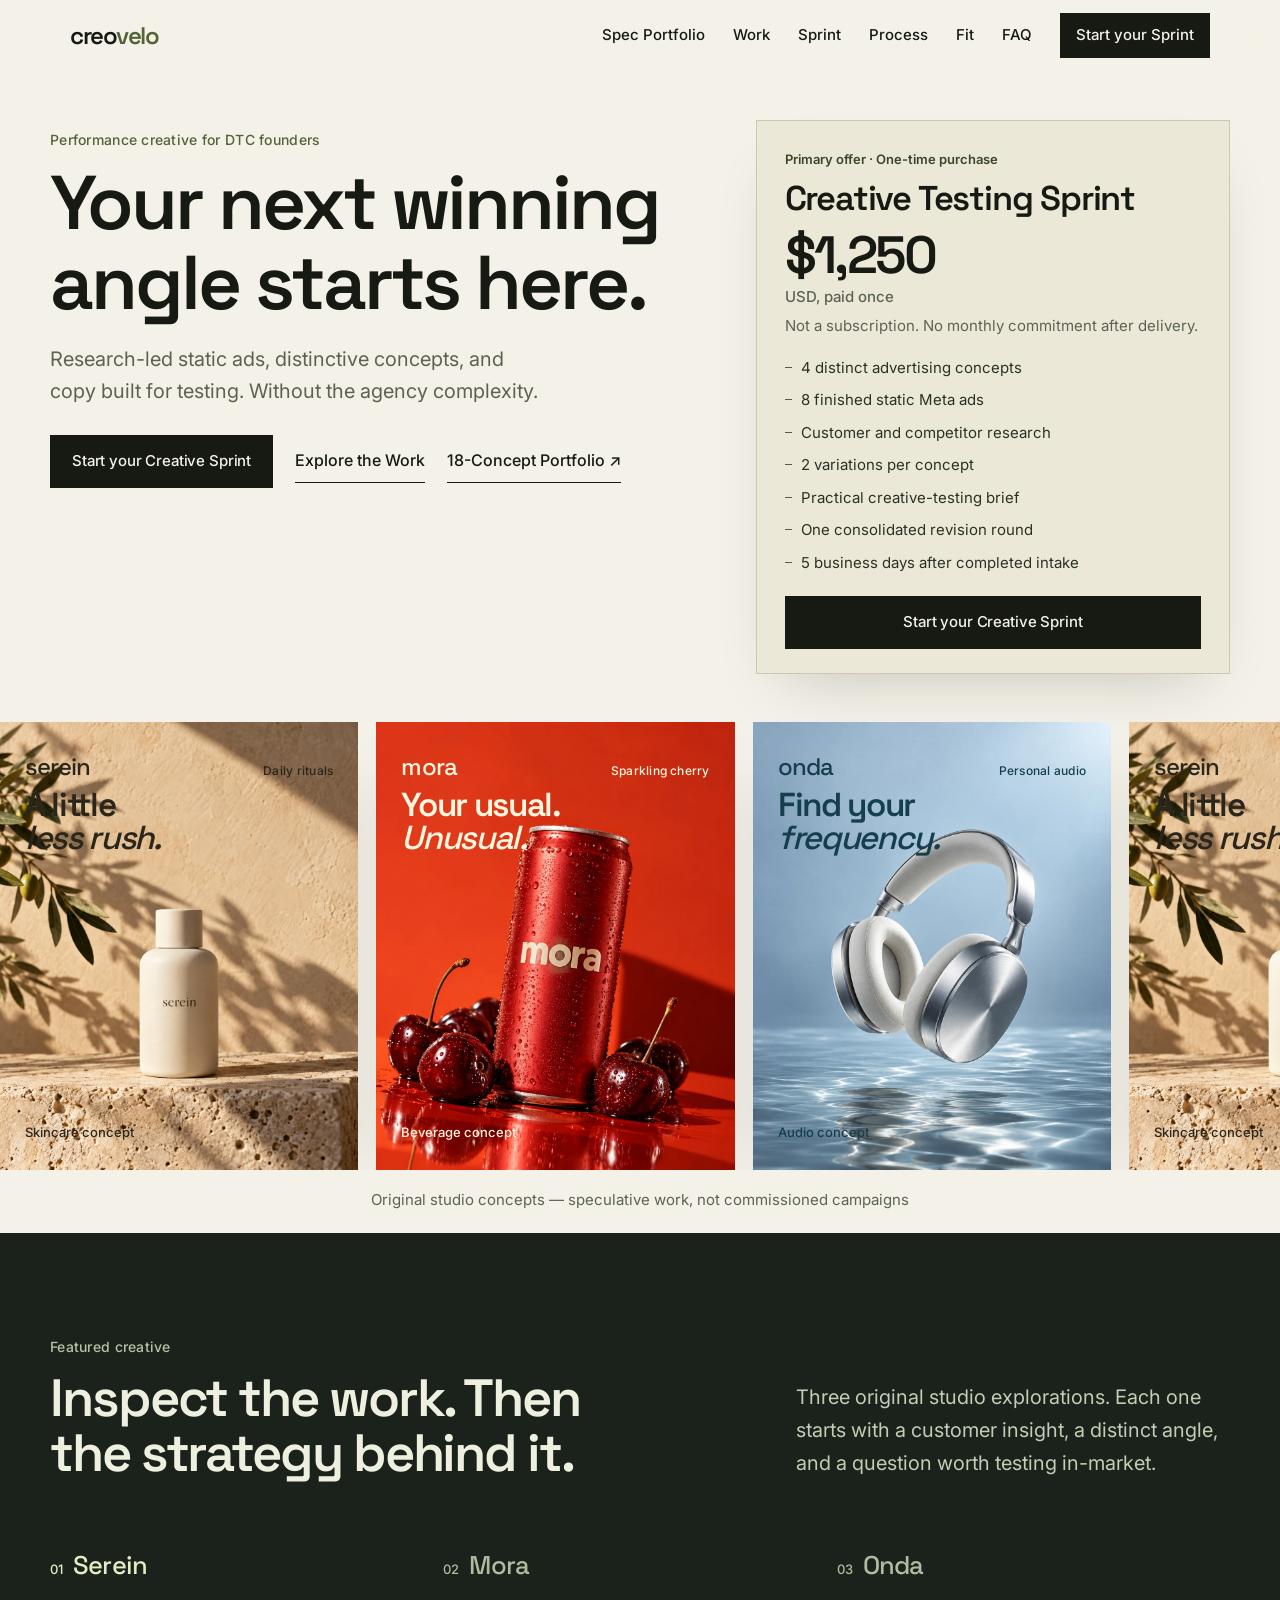
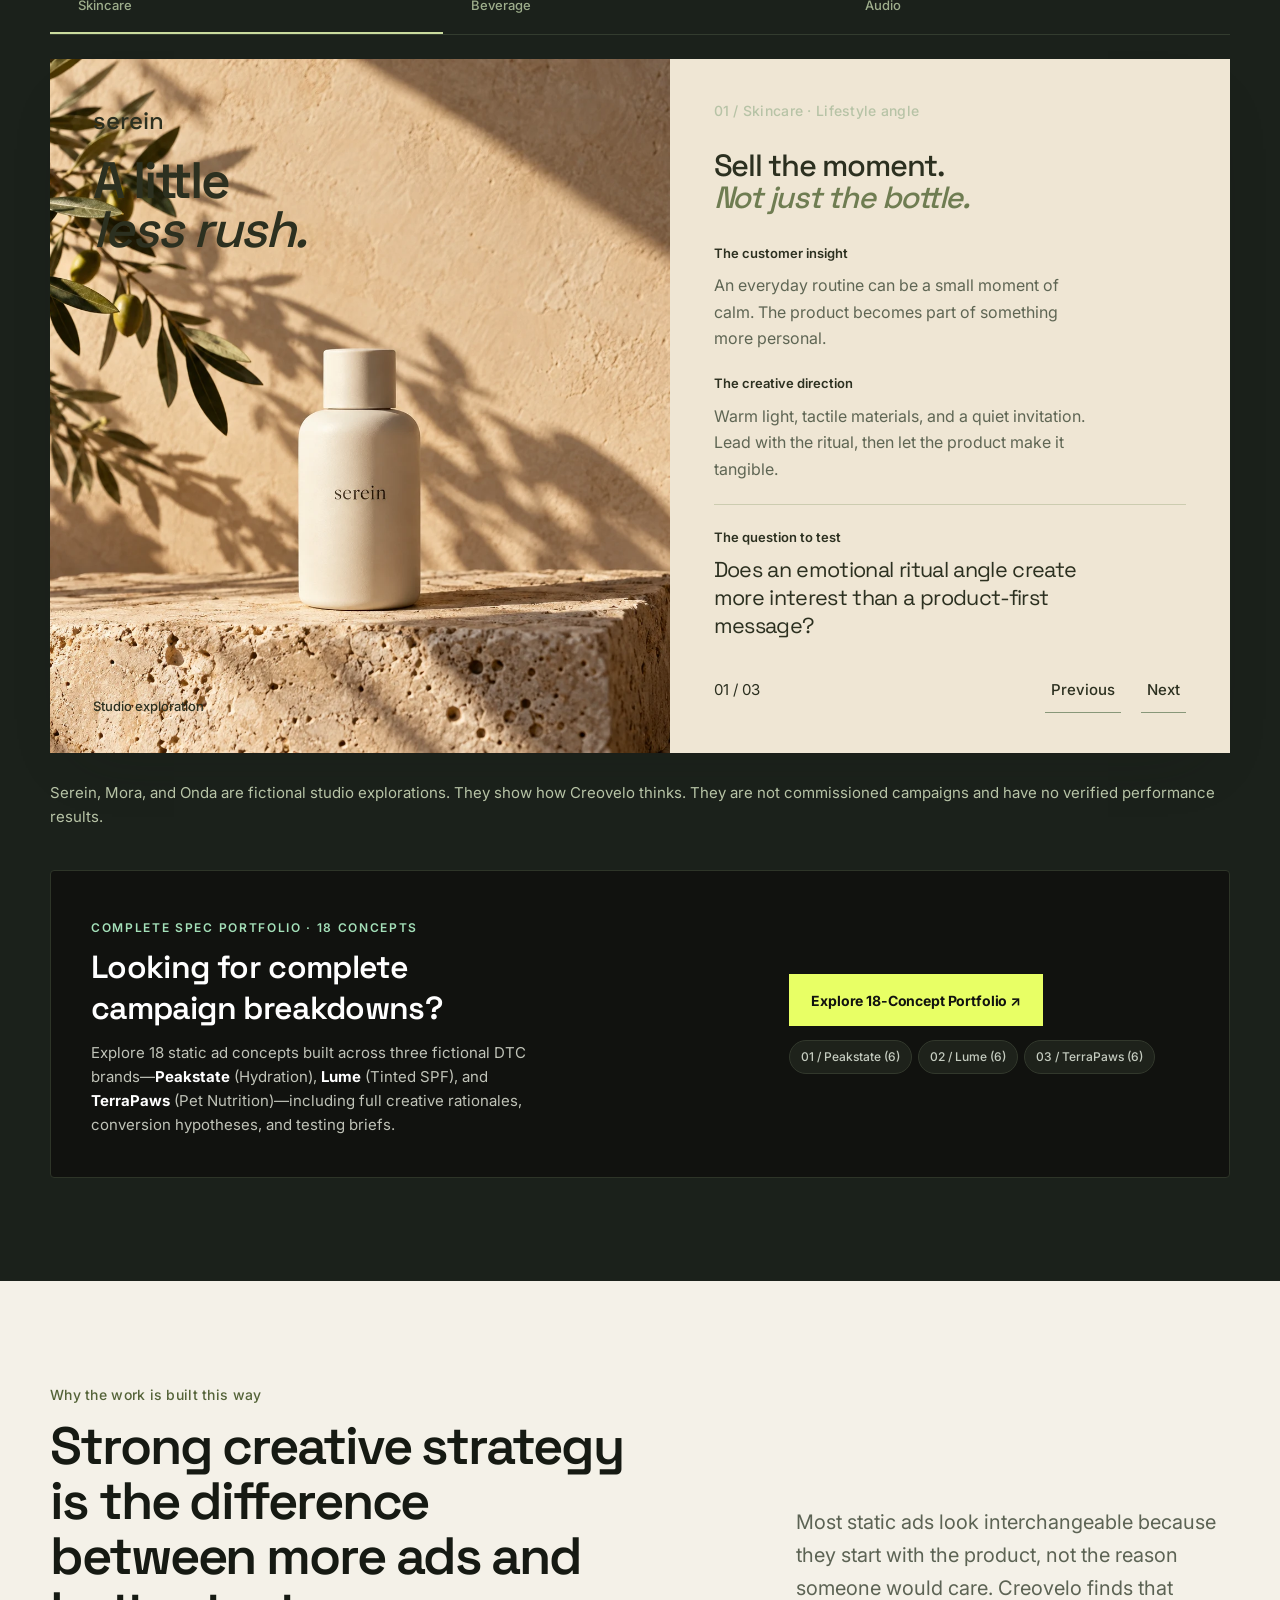
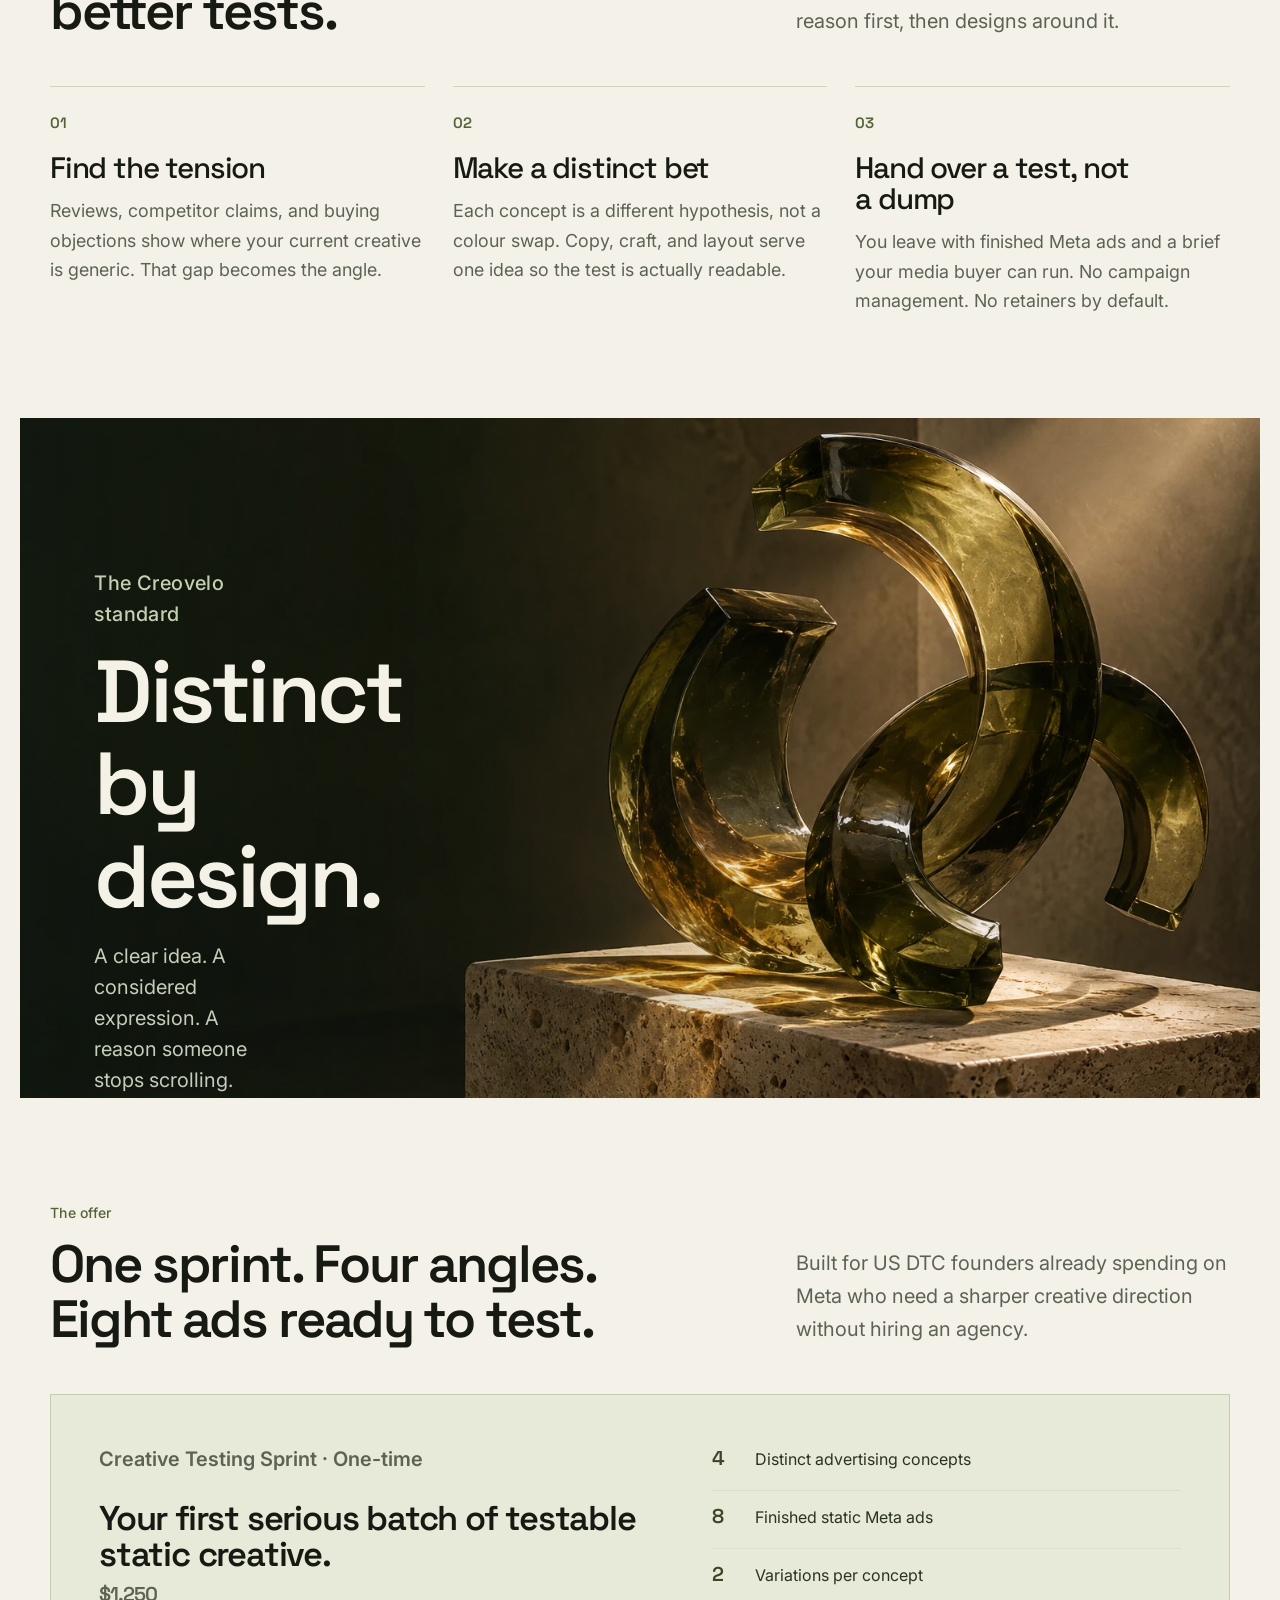
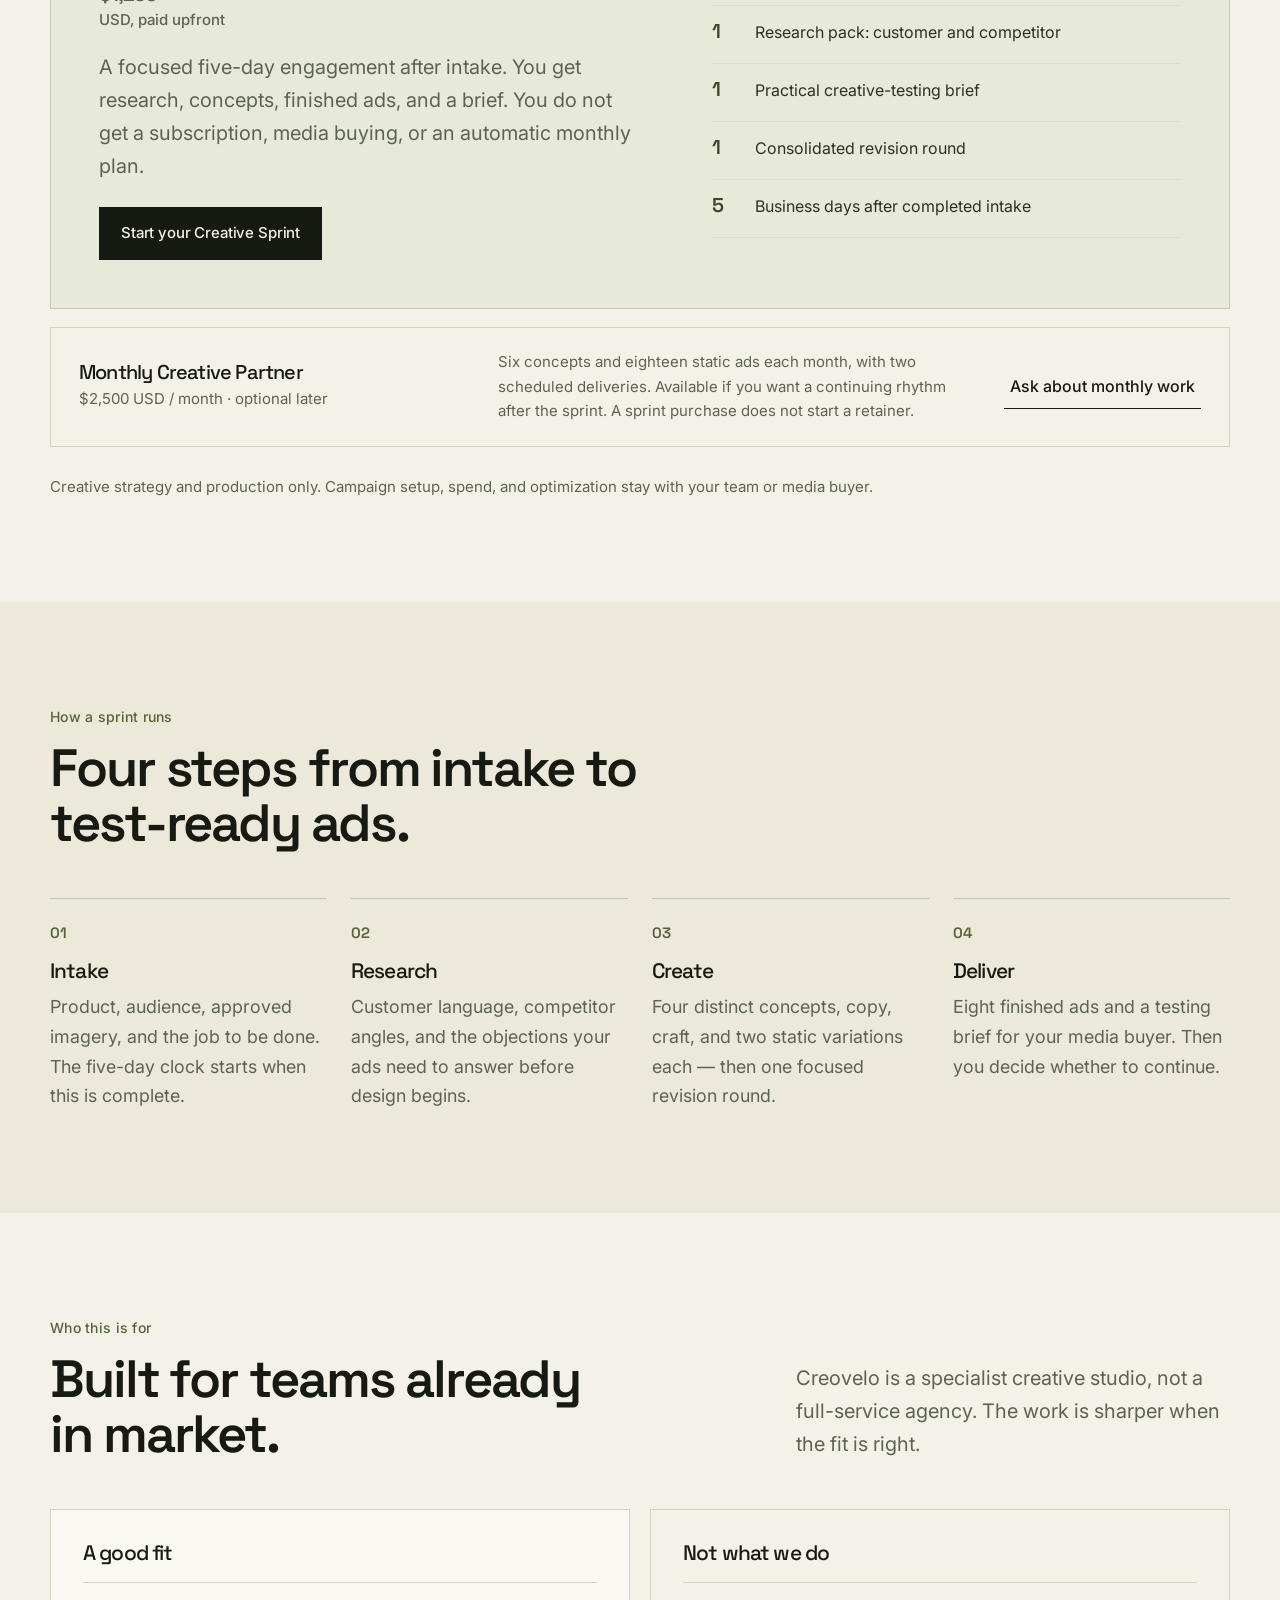
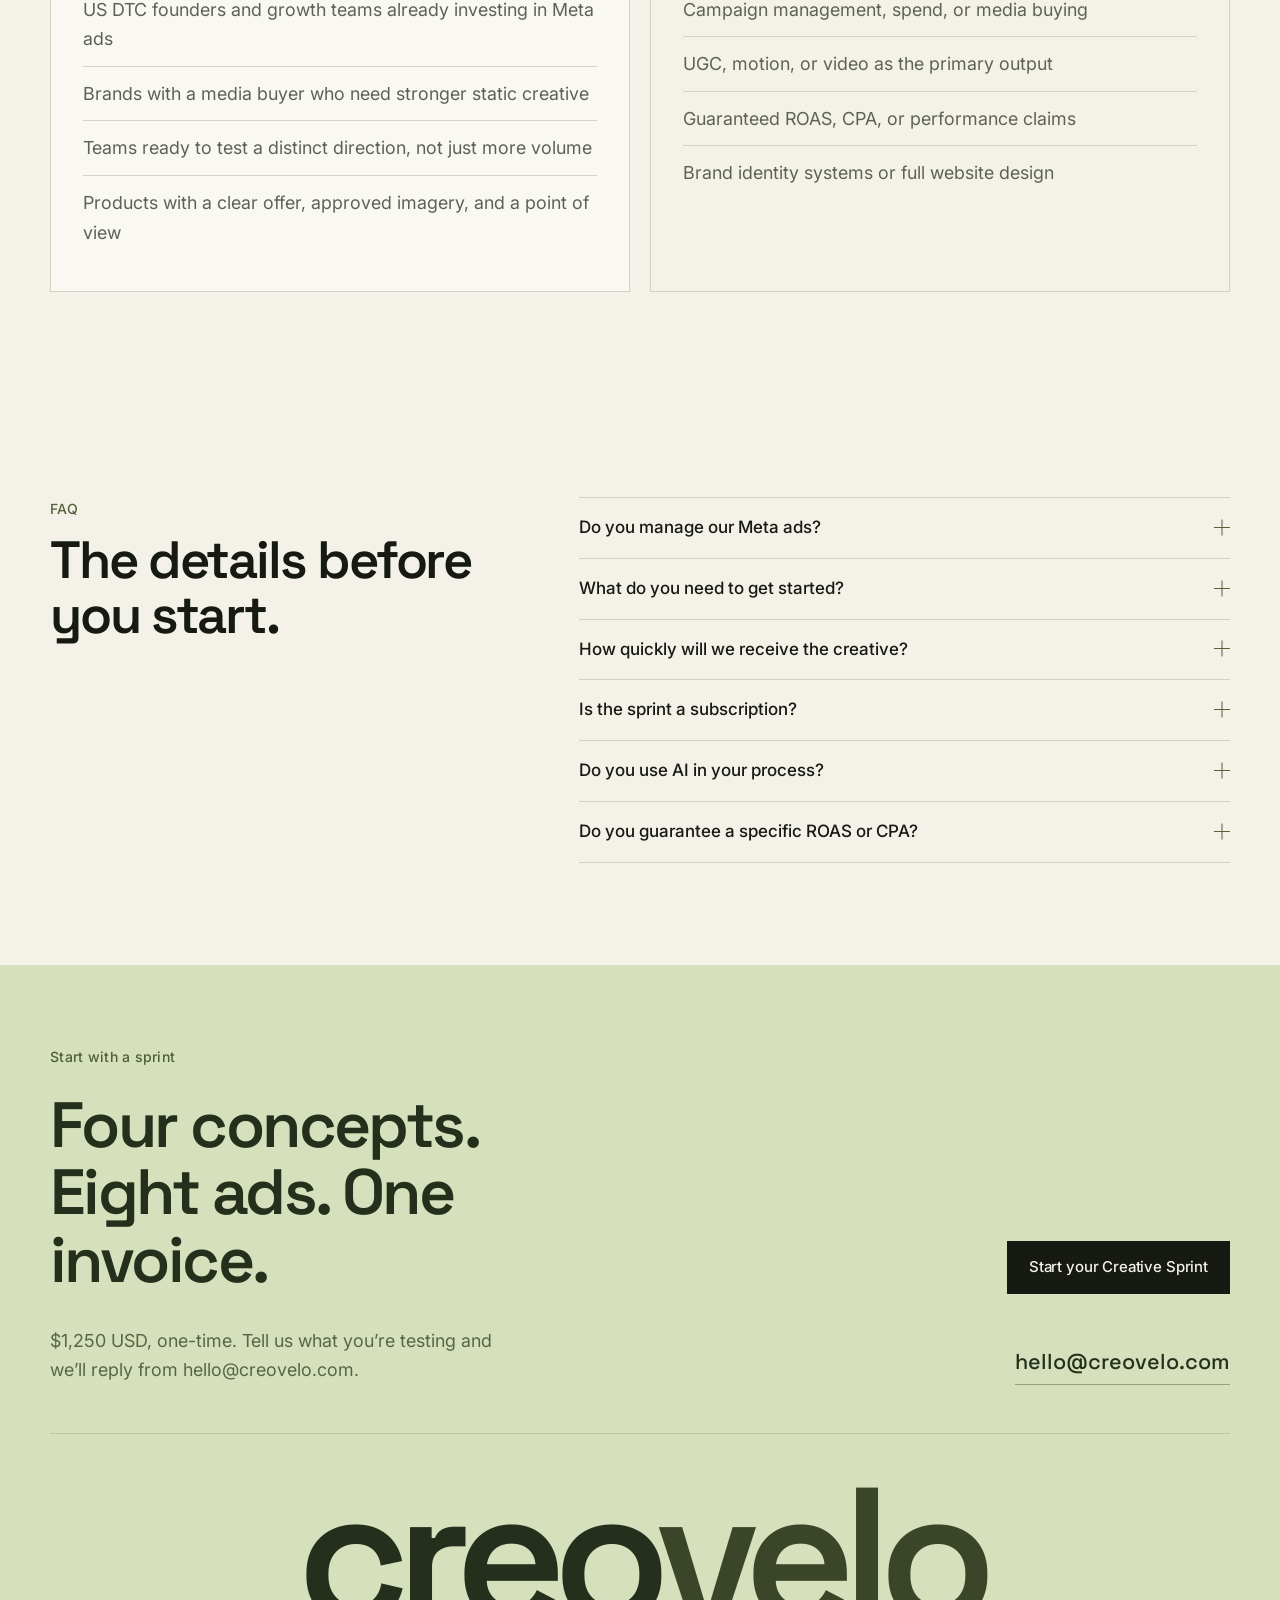
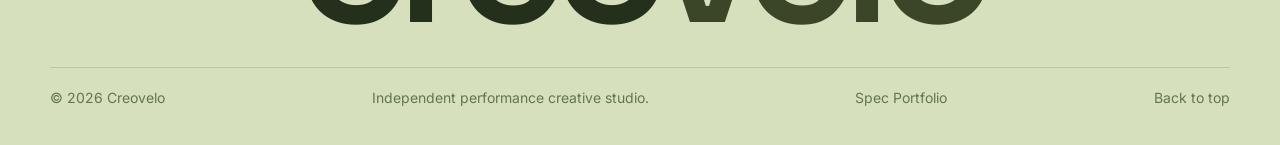
<file: index.html>
<!doctype html>
<html lang="en">
<head>
  <meta charset="utf-8">
  <meta name="viewport" content="width=device-width, initial-scale=1, viewport-fit=cover">
  <title>Creovelo — Your next winning angle starts here.</title>
  <meta name="description" content="Research-led static ads, distinctive concepts, and copy built for testing. The $1,250 Creative Testing Sprint for US DTC e-commerce founders.">
  <meta name="theme-color" content="#f4f1e8">
  <meta property="og:title" content="Creovelo — Your next winning angle starts here.">
  <meta property="og:description" content="A $1,250 one-time Creative Testing Sprint: 4 concepts, 8 finished static Meta ads, and a practical testing brief.">
  <meta property="og:type" content="website">
  <meta property="og:image" content="studio-concept.webp">
  <link rel="icon" href="favicon.svg" type="image/svg+xml">
  <link rel="preconnect" href="https://fonts.googleapis.com">
  <link rel="preconnect" href="https://fonts.gstatic.com" crossorigin>
  <link href="https://fonts.googleapis.com/css2?family=Inter:ital,wght@0,400;0,500;0,600;1,400&family=Space+Grotesk:wght@400;500;600;700&display=swap" rel="stylesheet">
  <link rel="preload" as="image" href="studio-concept.webp">
  <link rel="stylesheet" href="style.css?v=overhaul-1">
  <script type="application/ld+json">
    {
      "@context": "https://schema.org",
      "@type": "ProfessionalService",
      "name": "Creovelo",
      "description": "Independent performance creative studio for US DTC brands. Research-led static Meta ads and a $1,250 Creative Testing Sprint.",
      "url": "https://creovelo.com",
      "email": "hello@creovelo.com",
      "areaServed": "United States",
      "serviceType": "Performance creative production",
      "offers": {
        "@type": "Offer",
        "name": "Creative Testing Sprint",
        "price": "1250",
        "priceCurrency": "USD"
      }
    }
  </script>
</head>
<body>
  <a class="skip" href="#main">Skip to content</a>
  <div class="progress" aria-hidden="true"></div>

  <header class="header">
    <a class="wordmark" href="#top" aria-label="Creovelo home">creo<span>velo</span></a>
    <nav id="navigation" aria-label="Main navigation">
      <a href="/spec-portfolio/">Spec Portfolio</a>
      <a href="#work">Work</a>
      <a href="#offer">Sprint</a>
      <a href="#process">Process</a>
      <a href="#fit">Fit</a>
      <a href="#faq">FAQ</a>
      <button class="nav-cta" data-contact="Creative Testing Sprint">Start your Sprint</button>
    </nav>
    <button class="menu-toggle" aria-label="Open navigation" aria-expanded="false" aria-controls="navigation">
      Menu <span class="menu-lines" aria-hidden="true"></span>
    </button>
  </header>

  <main id="main">
    <section class="hero" id="top" aria-labelledby="hero-title">
      <div class="hero-grid">
        <div class="hero-copy">
          <p class="kicker">Performance creative for DTC founders</p>
          <h1 id="hero-title">Your next winning angle starts here.</h1>
          <p class="hero-lead">Research-led static ads, distinctive concepts, and copy built for testing. Without the agency complexity.</p>
          <p class="hero-price-chip"><strong>$1,250 USD</strong> Creative Testing Sprint · one-time, no subscription</p>
          <div class="hero-actions">
            <button class="button" data-contact="Creative Testing Sprint">Start your Creative Sprint</button>
            <a class="text-link" href="#work">Explore the Work</a>
            <a class="text-link" href="/spec-portfolio/">18-Concept Portfolio ↗</a>
          </div>
        </div>

        <aside class="sprint-card" aria-labelledby="sprint-card-title">
          <p class="sprint-flag">Primary offer · One-time purchase</p>
          <h2 id="sprint-card-title">Creative Testing Sprint</h2>
          <p class="sprint-price">$1,250 <span>USD, paid once</span></p>
          <p class="sprint-note">Not a subscription. No monthly commitment after delivery.</p>
          <ul>
            <li>4 distinct advertising concepts</li>
            <li>8 finished static Meta ads</li>
            <li>Customer and competitor research</li>
            <li>2 variations per concept</li>
            <li>Practical creative-testing brief</li>
            <li>One consolidated revision round</li>
            <li>5 business days after completed intake</li>
          </ul>
          <button class="button" data-contact="Creative Testing Sprint">Start your Creative Sprint</button>
        </aside>
      </div>

      <div class="concept-marquee" aria-label="Original studio advertising concepts">
        <div class="concept-track">
          <div class="concept-group">
            <a class="concept-card theme-serein" href="#work" data-select="serein">
              <img src="studio-concept.webp" alt="Serein skincare bottle in warm sunlight on limestone" width="1254" height="1254" fetchpriority="high">
              <span class="concept-brand">serein <small>Daily rituals</small></span>
              <strong class="concept-title">A little<br><em>less rush.</em></strong>
              <span class="concept-footer">Skincare concept</span>
            </a>
            <a class="concept-card theme-mora" href="#work" data-select="mora">
              <img src="mora-concept.webp" alt="Mora cherry sparkling drink can with condensation against a bright red backdrop" width="1122" height="1402">
              <span class="concept-brand">mora <small>Sparkling cherry</small></span>
              <strong class="concept-title">Your usual.<br><em>Unusual.</em></strong>
              <span class="concept-footer">Beverage concept</span>
            </a>
            <a class="concept-card theme-onda" href="#work" data-select="onda">
              <img src="onda-concept.webp" alt="Silver Onda headphones floating above an icy blue reflective surface" width="1122" height="1402">
              <span class="concept-brand">onda <small>Personal audio</small></span>
              <strong class="concept-title">Find your<br><em>frequency.</em></strong>
              <span class="concept-footer">Audio concept</span>
            </a>
          </div>
          <div class="concept-group" aria-hidden="true">
            <a class="concept-card theme-serein" href="#work" data-select="serein" tabindex="-1">
              <img src="studio-concept.webp" alt="" width="1254" height="1254">
              <span class="concept-brand">serein <small>Daily rituals</small></span>
              <strong class="concept-title">A little<br><em>less rush.</em></strong>
              <span class="concept-footer">Skincare concept</span>
            </a>
            <a class="concept-card theme-mora" href="#work" data-select="mora" tabindex="-1">
              <img src="mora-concept.webp" alt="" width="1122" height="1402">
              <span class="concept-brand">mora <small>Sparkling cherry</small></span>
              <strong class="concept-title">Your usual.<br><em>Unusual.</em></strong>
              <span class="concept-footer">Beverage concept</span>
            </a>
            <a class="concept-card theme-onda" href="#work" data-select="onda" tabindex="-1">
              <img src="onda-concept.webp" alt="" width="1122" height="1402">
              <span class="concept-brand">onda <small>Personal audio</small></span>
              <strong class="concept-title">Find your<br><em>frequency.</em></strong>
              <span class="concept-footer">Audio concept</span>
            </a>
          </div>
        </div>
      </div>
      <p class="hero-caption">Original studio concepts — speculative work, not commissioned campaigns</p>
    </section>

    <section class="work section" id="work">
      <div class="container">
        <div class="section-head">
          <div>
            <p class="kicker">Featured creative</p>
            <h2>Inspect the work. Then the strategy behind it.</h2>
          </div>
          <p>Three original studio explorations. Each one starts with a customer insight, a distinct angle, and a question worth testing in-market.</p>
        </div>

        <div class="project-tabs" role="tablist" aria-label="Choose a creative concept">
          <button role="tab" id="project-serein" aria-controls="project-panel" aria-selected="true" data-project="serein"><span>01</span> Serein <small>Skincare</small></button>
          <button role="tab" id="project-mora" aria-controls="project-panel" aria-selected="false" tabindex="-1" data-project="mora"><span>02</span> Mora <small>Beverage</small></button>
          <button role="tab" id="project-onda" aria-controls="project-panel" aria-selected="false" tabindex="-1" data-project="onda"><span>03</span> Onda <small>Audio</small></button>
        </div>

        <div class="project-panel theme-serein" id="project-panel" role="tabpanel" aria-labelledby="project-serein" tabindex="0">
          <div class="project-visual">
            <img id="project-image" src="studio-concept.webp" alt="Serein fictional skincare concept in warm sunlight" width="1254" height="1254">
            <span id="project-brand">serein</span>
            <h3 id="project-headline">A little<br><em>less rush.</em></h3>
            <span class="project-visual-label">Studio exploration</span>
          </div>
          <div class="project-thinking">
            <p class="kicker" id="project-type">01 / Skincare · Lifestyle angle</p>
            <h3 id="project-statement">Sell the moment.<br><em>Not just the bottle.</em></h3>
            <div class="project-detail">
              <span>The customer insight</span>
              <p id="project-insight">An everyday routine can be a small moment of calm. The product becomes part of something more personal.</p>
            </div>
            <div class="project-detail">
              <span>The creative direction</span>
              <p id="project-direction">Warm light, tactile materials, and a quiet invitation. Lead with the ritual, then let the product make it tangible.</p>
            </div>
            <div class="project-hypothesis">
              <span>The question to test</span>
              <p id="project-question">Does an emotional ritual angle create more interest than a product-first message?</p>
            </div>
            <div class="project-controls">
              <span id="project-count">01 / 03</span>
              <div>
                <button class="project-prev" type="button" aria-label="Previous creative concept">Previous</button>
                <button class="project-next" type="button" aria-label="Next creative concept">Next</button>
              </div>
            </div>
          </div>
        </div>
        <p class="fine-print">Serein, Mora, and Onda are fictional studio explorations. They show how Creovelo thinks. They are not commissioned campaigns and have no verified performance results.</p>

        <div class="spec-portfolio-callout">
          <div class="spec-callout-text">
            <p class="kicker">Complete Spec Portfolio · 18 Concepts</p>
            <h3>Looking for complete campaign breakdowns?</h3>
            <p>Explore 18 static ad concepts built across three fictional DTC brands—<strong>Peakstate</strong> (Hydration), <strong>Lume</strong> (Tinted SPF), and <strong>TerraPaws</strong> (Pet Nutrition)—including full creative rationales, conversion hypotheses, and testing briefs.</p>
          </div>
          <div class="spec-callout-action">
            <a href="/spec-portfolio/" class="button">Explore 18-Concept Portfolio ↗</a>
            <div class="spec-brand-pills">
              <a href="/spec-portfolio/#peakstate">01 / Peakstate (6)</a>
              <a href="/spec-portfolio/#lume">02 / Lume (6)</a>
              <a href="/spec-portfolio/#terrapaws">03 / TerraPaws (6)</a>
            </div>
          </div>
        </div>
      </div>
    </section>

    <section class="why section" id="why">
      <div class="container">
        <div class="section-head">
          <div>
            <p class="kicker">Why the work is built this way</p>
            <h2>Strong creative strategy is the difference between more ads and better tests.</h2>
          </div>
          <p>Most static ads look interchangeable because they start with the product, not the reason someone would care. Creovelo finds that reason first, then designs around it.</p>
        </div>
        <div class="why-grid">
          <article>
            <span>01</span>
            <h3>Find the tension</h3>
            <p>Reviews, competitor claims, and buying objections show where your current creative is generic. That gap becomes the angle.</p>
          </article>
          <article>
            <span>02</span>
            <h3>Make a distinct bet</h3>
            <p>Each concept is a different hypothesis, not a colour swap. Copy, craft, and layout serve one idea so the test is actually readable.</p>
          </article>
          <article>
            <span>03</span>
            <h3>Hand over a test, not a dump</h3>
            <p>You leave with finished Meta ads and a brief your media buyer can run. No campaign management. No retainers by default.</p>
          </article>
        </div>
      </div>
    </section>

    <section class="chapter" aria-labelledby="chapter-title">
      <div class="chapter-frame">
        <img src="creovelo-glass.webp" alt="Two intertwined smoked olive glass forms on a limestone plinth, created for Creovelo" width="1536" height="1024" loading="lazy">
        <div class="chapter-shade"></div>
        <div class="chapter-copy">
          <p class="kicker">The Creovelo standard</p>
          <h2 id="chapter-title">Distinct by design.</h2>
          <p>A clear idea. A considered expression. A reason someone stops scrolling.</p>
        </div>
      </div>
    </section>

    <section class="offer section" id="offer">
      <div class="container">
        <div class="section-head">
          <div>
            <p class="kicker">The offer</p>
            <h2>One sprint. Four angles. Eight ads ready to test.</h2>
          </div>
          <p>Built for US DTC founders already spending on Meta who need a sharper creative direction without hiring an agency.</p>
        </div>

        <article class="offer-primary">
          <div class="offer-primary-copy">
            <p class="sprint-flag">Creative Testing Sprint · One-time</p>
            <h3>Your first serious batch of testable static creative.</h3>
            <p class="price">$1,250 <span>USD, paid upfront</span></p>
            <p>A focused five-day engagement after intake. You get research, concepts, finished ads, and a brief. You do not get a subscription, media buying, or an automatic monthly plan.</p>
            <button class="button" data-contact="Creative Testing Sprint">Start your Creative Sprint</button>
          </div>
          <ul class="offer-deliverables">
            <li><strong>4</strong> Distinct advertising concepts</li>
            <li><strong>8</strong> Finished static Meta ads</li>
            <li><strong>2</strong> Variations per concept</li>
            <li><strong>1</strong> Research pack: customer and competitor</li>
            <li><strong>1</strong> Practical creative-testing brief</li>
            <li><strong>1</strong> Consolidated revision round</li>
            <li><strong>5</strong> Business days after completed intake</li>
          </ul>
        </article>

        <aside class="offer-secondary">
          <div>
            <h3>Monthly Creative Partner</h3>
            <p>$2,500 USD / month · optional later</p>
          </div>
          <p>Six concepts and eighteen static ads each month, with two scheduled deliveries. Available if you want a continuing rhythm after the sprint. A sprint purchase does not start a retainer.</p>
          <button class="text-link" data-contact="Monthly Creative Partner" type="button">Ask about monthly work</button>
        </aside>
        <p class="fine-print">Creative strategy and production only. Campaign setup, spend, and optimization stay with your team or media buyer.</p>
      </div>
    </section>

    <section class="process section" id="process">
      <div class="container">
        <div class="section-head">
          <div>
            <p class="kicker">How a sprint runs</p>
            <h2>Four steps from intake to test-ready ads.</h2>
          </div>
        </div>
        <ol class="process-steps">
          <li>
            <span>01</span>
            <h3>Intake</h3>
            <p>Product, audience, approved imagery, and the job to be done. The five-day clock starts when this is complete.</p>
          </li>
          <li>
            <span>02</span>
            <h3>Research</h3>
            <p>Customer language, competitor angles, and the objections your ads need to answer before design begins.</p>
          </li>
          <li>
            <span>03</span>
            <h3>Create</h3>
            <p>Four distinct concepts, copy, craft, and two static variations each — then one focused revision round.</p>
          </li>
          <li>
            <span>04</span>
            <h3>Deliver</h3>
            <p>Eight finished ads and a testing brief for your media buyer. Then you decide whether to continue.</p>
          </li>
        </ol>
      </div>
    </section>

    <section class="fit section" id="fit">
      <div class="container">
        <div class="section-head">
          <div>
            <p class="kicker">Who this is for</p>
            <h2>Built for teams already in market.</h2>
          </div>
          <p>Creovelo is a specialist creative studio, not a full-service agency. The work is sharper when the fit is right.</p>
        </div>
        <div class="fit-grid">
          <article>
            <h3>A good fit</h3>
            <ul>
              <li>US DTC founders and growth teams already investing in Meta ads</li>
              <li>Brands with a media buyer who need stronger static creative</li>
              <li>Teams ready to test a distinct direction, not just more volume</li>
              <li>Products with a clear offer, approved imagery, and a point of view</li>
            </ul>
          </article>
          <article>
            <h3>Not what we do</h3>
            <ul>
              <li>Campaign management, spend, or media buying</li>
              <li>UGC, motion, or video as the primary output</li>
              <li>Guaranteed ROAS, CPA, or performance claims</li>
              <li>Brand identity systems or full website design</li>
            </ul>
          </article>
        </div>
      </div>
    </section>

    <section class="faq section" id="faq">
      <div class="container">
        <div class="faq-layout">
          <div>
            <p class="kicker">FAQ</p>
            <h2>The details before you start.</h2>
          </div>
          <div class="faq-list">
            <details name="creovelo-faq">
              <summary>Do you manage our Meta ads?<span class="expand" aria-hidden="true"></span></summary>
              <p>No. Creovelo handles research, concepts, copy, and static ad production. Your team or media buyer runs campaign setup, spend, and optimization.</p>
            </details>
            <details name="creovelo-faq">
              <summary>What do you need to get started?<span class="expand" aria-hidden="true"></span></summary>
              <p>Product information, approved imagery, brand guidelines, and advertising priorities. Existing creative and customer feedback help. Sprint delivery begins after intake is complete.</p>
            </details>
            <details name="creovelo-faq">
              <summary>How quickly will we receive the creative?<span class="expand" aria-hidden="true"></span></summary>
              <p>The Creative Testing Sprint is delivered within five business days after completed intake and receipt of the required brand assets.</p>
            </details>
            <details name="creovelo-faq">
              <summary>Is the sprint a subscription?<span class="expand" aria-hidden="true"></span></summary>
              <p>No. The $1,250 Creative Testing Sprint is a one-time purchase. There is no monthly commitment and no obligation to move to the $2,500 monthly partnership.</p>
            </details>
            <details name="creovelo-faq">
              <summary>Do you use AI in your process?<span class="expand" aria-hidden="true"></span></summary>
              <p>We use modern creative tools, including AI-assisted workflows where appropriate, alongside research, direction, and quality review. Every asset is checked for brand fit, clarity, and product accuracy.</p>
            </details>
            <details name="creovelo-faq">
              <summary>Do you guarantee a specific ROAS or CPA?<span class="expand" aria-hidden="true"></span></summary>
              <p>No. Outcomes depend on offer, media buying, audience, and landing page. We deliver research-led creative and a clear testing brief, without promising a particular result.</p>
            </details>
          </div>
        </div>
      </div>
    </section>

    <section class="contact" id="contact">
      <div class="container">
        <p class="kicker">Start with a sprint</p>
        <div class="contact-row">
          <h2>Four concepts. Eight ads. One invoice.</h2>
          <button class="button" data-contact="Creative Testing Sprint">Start your Creative Sprint</button>
        </div>
        <div class="contact-meta">
          <p>$1,250 USD, one-time. Tell us what you’re testing and we’ll reply from hello@creovelo.com.</p>
          <a href="mailto:hello@creovelo.com">hello@creovelo.com</a>
        </div>
        <a class="footer-wordmark" href="#top" aria-label="Back to top">creo<span>velo</span></a>
        <footer>
          <span>© <span id="year">2026</span> Creovelo</span>
          <span>Independent performance creative studio.</span>
          <a href="/spec-portfolio/">Spec Portfolio</a>
          <a href="#top">Back to top</a>
        </footer>
      </div>
    </section>
  </main>

  <dialog id="contact-dialog" aria-labelledby="dialog-title">
    <button class="dialog-close" type="button" aria-label="Close contact form"><span></span></button>
    <p class="kicker">Inquiry</p>
    <h2 id="dialog-title">Start your Creative Sprint</h2>
    <p class="dialog-lead">A few details to begin. We’ll email you back at the address you share.</p>
    <form id="contact-form">
      <label>Your name
        <input name="name" autocomplete="name" required placeholder="Alex Morgan" maxlength="100">
      </label>
      <label>Your email
        <input name="email" type="email" autocomplete="email" required placeholder="you@brand.com" maxlength="200">
      </label>
      <label class="hp" aria-hidden="true">Company website
        <input name="company_website" tabindex="-1" autocomplete="off">
      </label>
      <label>Brand or website
        <input name="brand" required placeholder="Your brand name or website" maxlength="200">
      </label>
      <label>I’m interested in
        <select name="service">
          <option selected>Creative Testing Sprint</option>
          <option>Monthly Creative Partner</option>
          <option>Let’s find the right fit</option>
        </select>
      </label>
      <label>What are you looking to test?
        <textarea name="goals" rows="3" placeholder="Your product, current creative challenges, or a new direction…" maxlength="3000"></textarea>
      </label>
      <p id="form-status" role="status"></p>
      <button class="button" type="submit">Send inquiry</button>
      <p class="form-note">Sent to Creovelo. We’ll reply from hello@creovelo.com.</p>
    </form>
  </dialog>

  <script src="app.js?v=overhaul-1" defer></script>
</body>
</html>
</file>
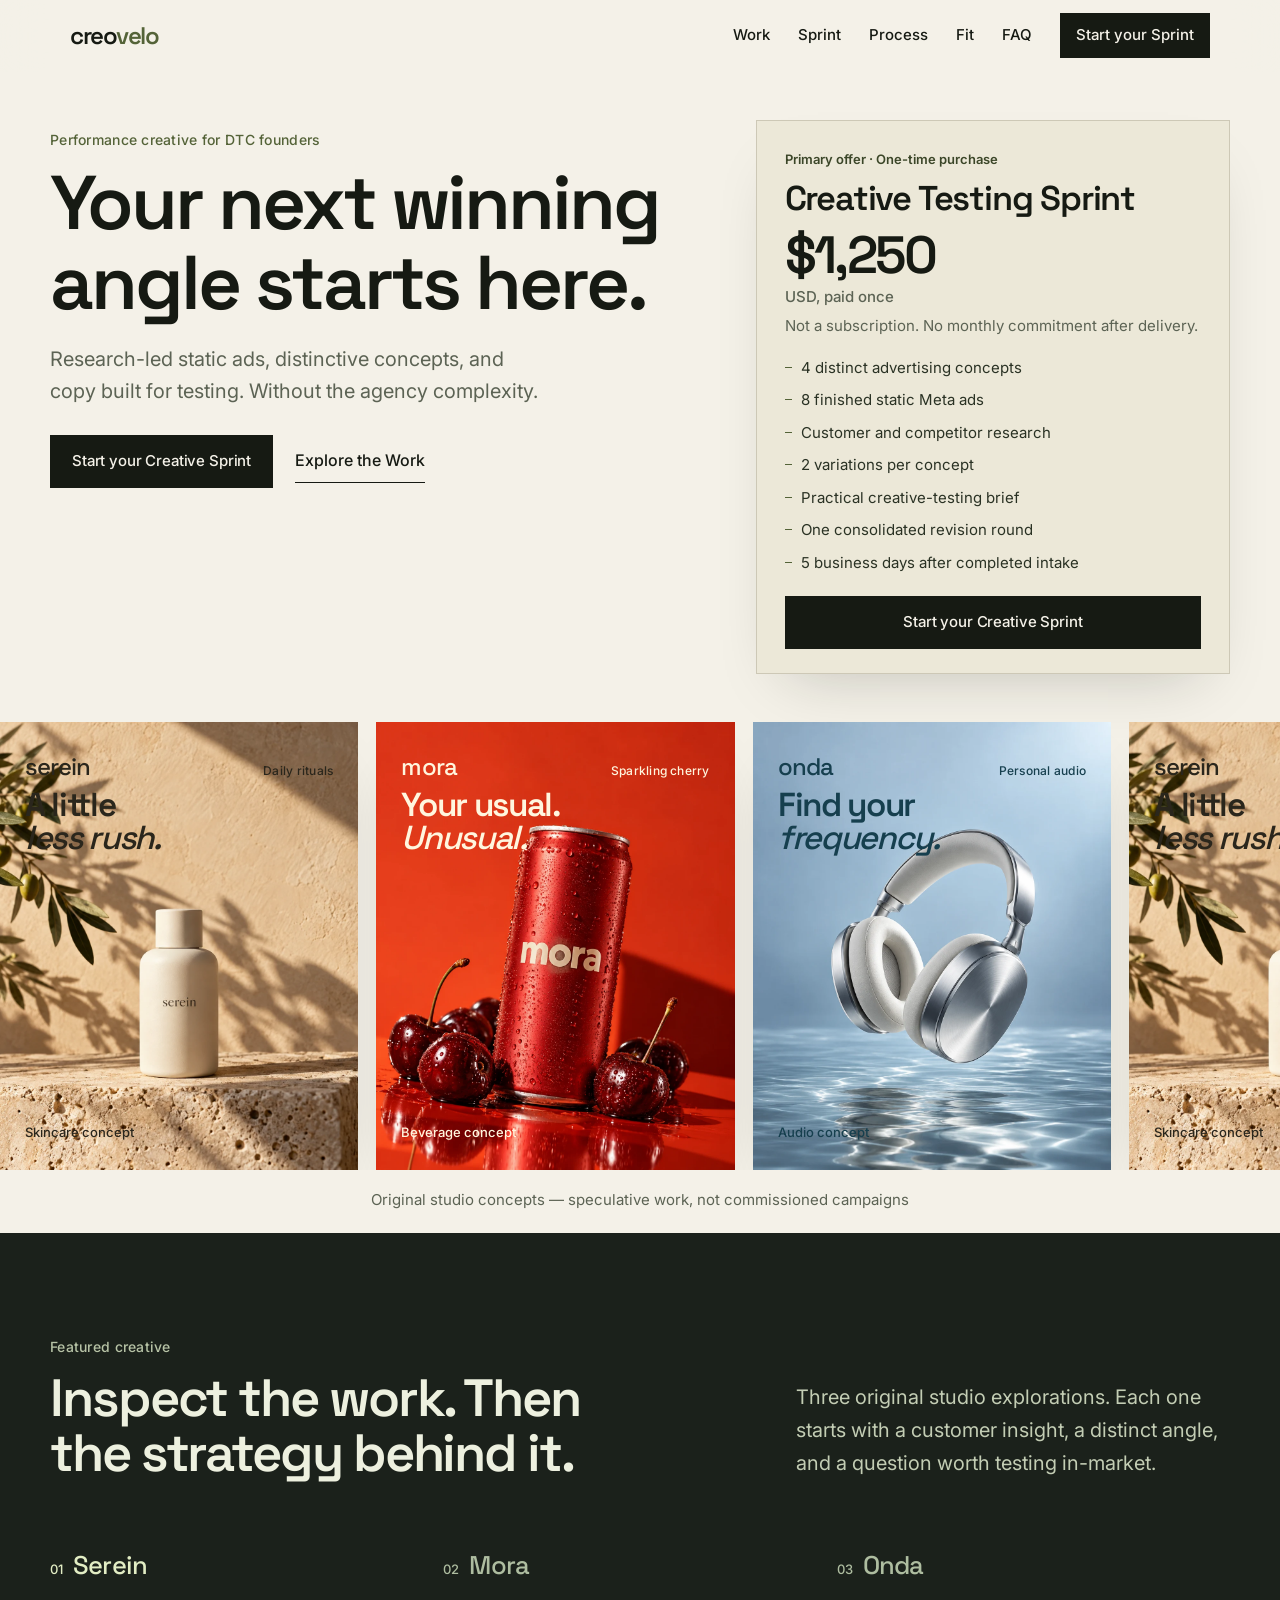
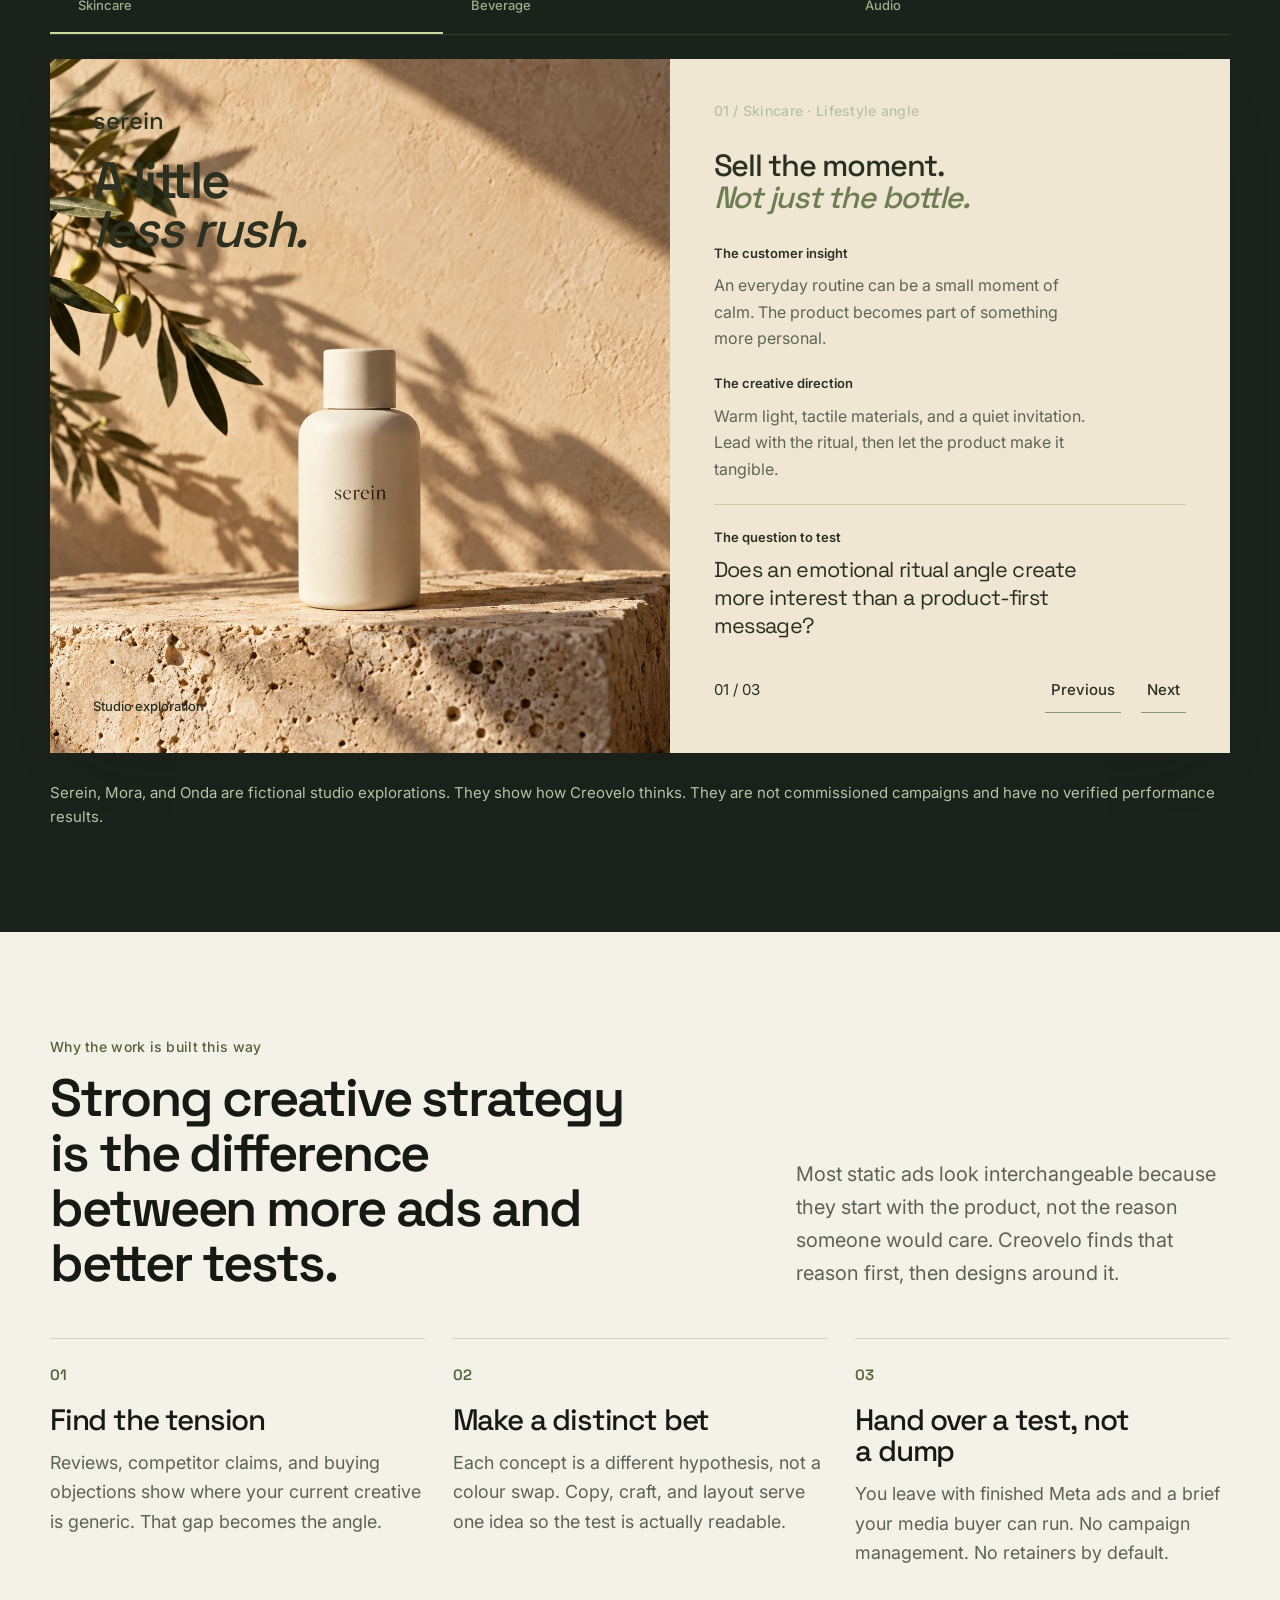
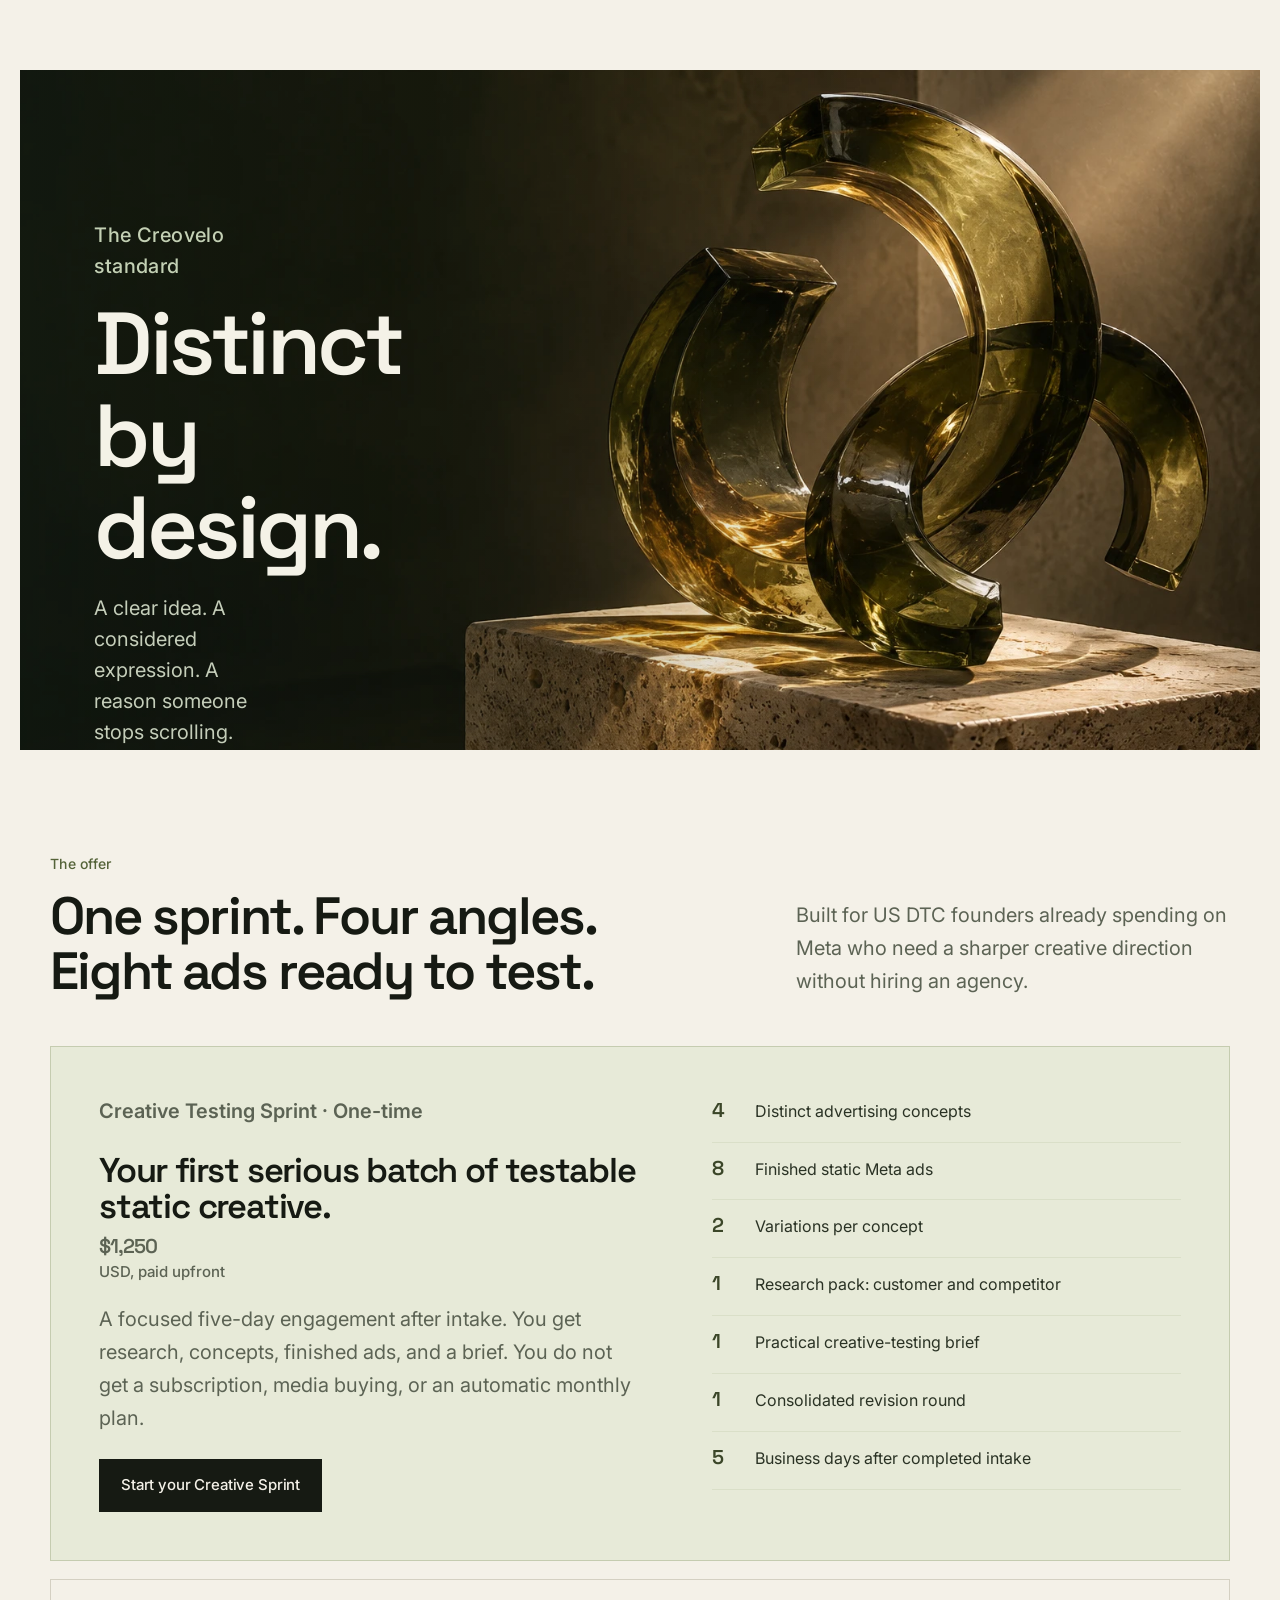
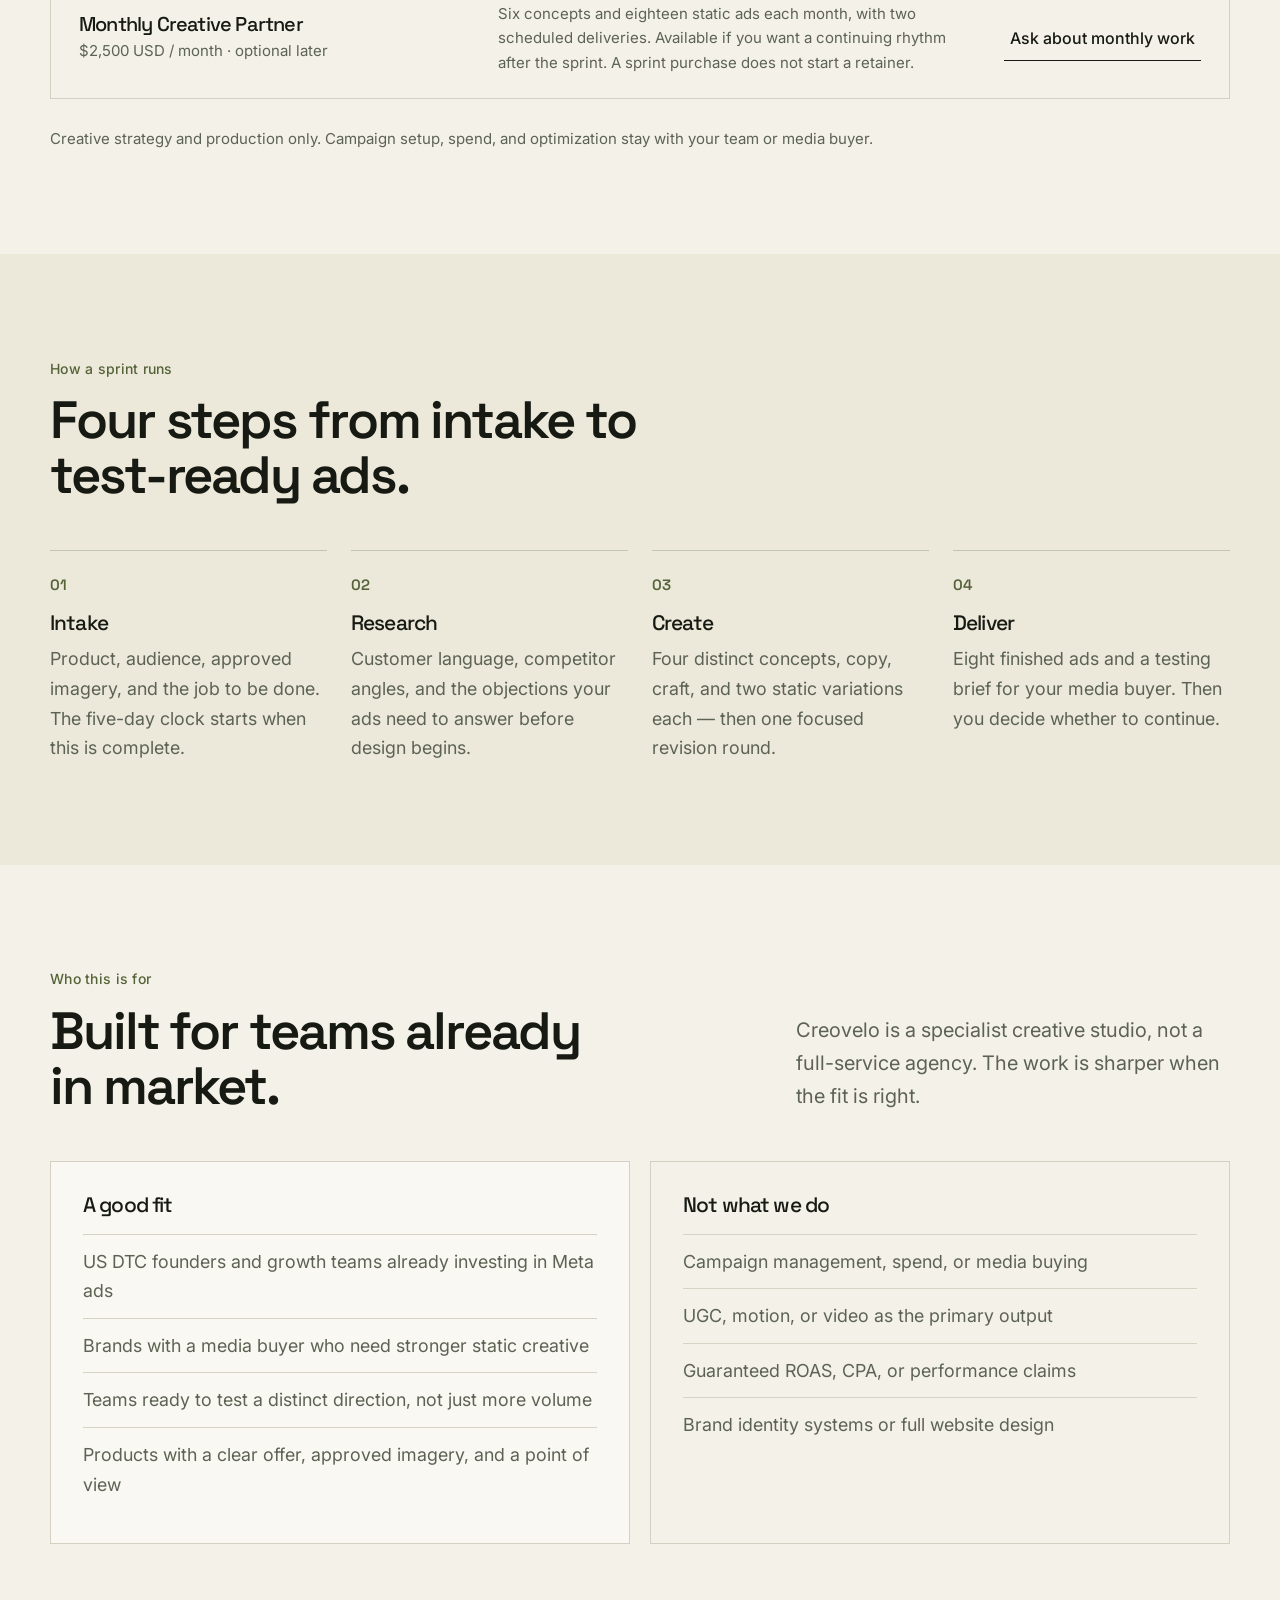
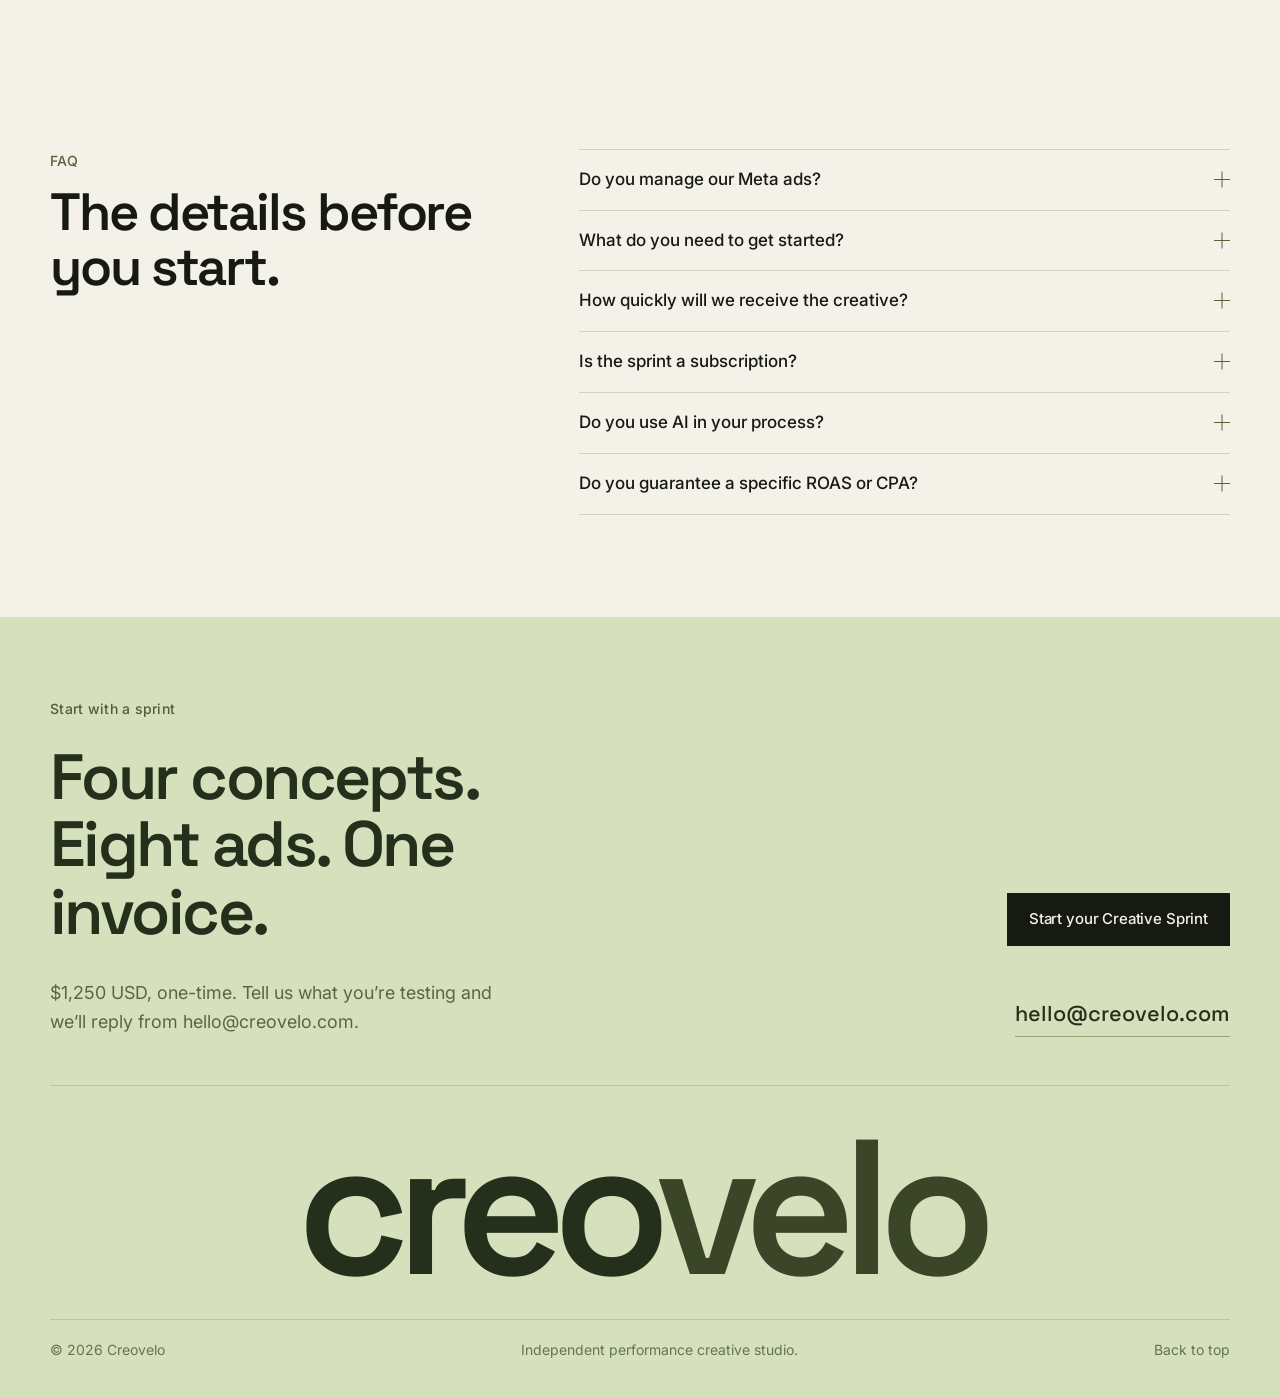
<file: creovelo-github/index.html>
<!doctype html>
<html lang="en">
<head>
  <meta charset="utf-8">
  <meta name="viewport" content="width=device-width, initial-scale=1, viewport-fit=cover">
  <title>Creovelo — Your next winning angle starts here.</title>
  <meta name="description" content="Research-led static ads, distinctive concepts, and copy built for testing. The $1,250 Creative Testing Sprint for US DTC e-commerce founders.">
  <meta name="theme-color" content="#f4f1e8">
  <meta property="og:title" content="Creovelo — Your next winning angle starts here.">
  <meta property="og:description" content="A $1,250 one-time Creative Testing Sprint: 4 concepts, 8 finished static Meta ads, and a practical testing brief.">
  <meta property="og:type" content="website">
  <meta property="og:image" content="studio-concept.webp">
  <link rel="icon" href="favicon.svg" type="image/svg+xml">
  <link rel="preconnect" href="https://fonts.googleapis.com">
  <link rel="preconnect" href="https://fonts.gstatic.com" crossorigin>
  <link href="https://fonts.googleapis.com/css2?family=Inter:ital,wght@0,400;0,500;0,600;1,400&family=Space+Grotesk:wght@400;500;600;700&display=swap" rel="stylesheet">
  <link rel="preload" as="image" href="studio-concept.webp">
  <link rel="stylesheet" href="style.css?v=overhaul-1">
  <script type="application/ld+json">
    {
      "@context": "https://schema.org",
      "@type": "ProfessionalService",
      "name": "Creovelo",
      "description": "Independent performance creative studio for US DTC brands. Research-led static Meta ads and a $1,250 Creative Testing Sprint.",
      "url": "https://creovelo.com",
      "email": "hello@creovelo.com",
      "areaServed": "United States",
      "serviceType": "Performance creative production",
      "offers": {
        "@type": "Offer",
        "name": "Creative Testing Sprint",
        "price": "1250",
        "priceCurrency": "USD"
      }
    }
  </script>
</head>
<body>
  <a class="skip" href="#main">Skip to content</a>
  <div class="progress" aria-hidden="true"></div>

  <header class="header">
    <a class="wordmark" href="#top" aria-label="Creovelo home">creo<span>velo</span></a>
    <nav id="navigation" aria-label="Main navigation">
      <a href="#work">Work</a>
      <a href="#offer">Sprint</a>
      <a href="#process">Process</a>
      <a href="#fit">Fit</a>
      <a href="#faq">FAQ</a>
      <button class="nav-cta" data-contact="Creative Testing Sprint">Start your Sprint</button>
    </nav>
    <button class="menu-toggle" aria-label="Open navigation" aria-expanded="false" aria-controls="navigation">
      Menu <span class="menu-lines" aria-hidden="true"></span>
    </button>
  </header>

  <main id="main">
    <section class="hero" id="top" aria-labelledby="hero-title">
      <div class="hero-grid">
        <div class="hero-copy">
          <p class="kicker">Performance creative for DTC founders</p>
          <h1 id="hero-title">Your next winning angle starts here.</h1>
          <p class="hero-lead">Research-led static ads, distinctive concepts, and copy built for testing. Without the agency complexity.</p>
          <p class="hero-price-chip"><strong>$1,250 USD</strong> Creative Testing Sprint · one-time, no subscription</p>
          <div class="hero-actions">
            <button class="button" data-contact="Creative Testing Sprint">Start your Creative Sprint</button>
            <a class="text-link" href="#work">Explore the Work</a>
          </div>
        </div>

        <aside class="sprint-card" aria-labelledby="sprint-card-title">
          <p class="sprint-flag">Primary offer · One-time purchase</p>
          <h2 id="sprint-card-title">Creative Testing Sprint</h2>
          <p class="sprint-price">$1,250 <span>USD, paid once</span></p>
          <p class="sprint-note">Not a subscription. No monthly commitment after delivery.</p>
          <ul>
            <li>4 distinct advertising concepts</li>
            <li>8 finished static Meta ads</li>
            <li>Customer and competitor research</li>
            <li>2 variations per concept</li>
            <li>Practical creative-testing brief</li>
            <li>One consolidated revision round</li>
            <li>5 business days after completed intake</li>
          </ul>
          <button class="button" data-contact="Creative Testing Sprint">Start your Creative Sprint</button>
        </aside>
      </div>

      <div class="concept-marquee" aria-label="Original studio advertising concepts">
        <div class="concept-track">
          <div class="concept-group">
            <a class="concept-card theme-serein" href="#work" data-select="serein">
              <img src="studio-concept.webp" alt="Serein skincare bottle in warm sunlight on limestone" width="1254" height="1254" fetchpriority="high">
              <span class="concept-brand">serein <small>Daily rituals</small></span>
              <strong class="concept-title">A little<br><em>less rush.</em></strong>
              <span class="concept-footer">Skincare concept</span>
            </a>
            <a class="concept-card theme-mora" href="#work" data-select="mora">
              <img src="mora-concept.webp" alt="Mora cherry sparkling drink can with condensation against a bright red backdrop" width="1122" height="1402">
              <span class="concept-brand">mora <small>Sparkling cherry</small></span>
              <strong class="concept-title">Your usual.<br><em>Unusual.</em></strong>
              <span class="concept-footer">Beverage concept</span>
            </a>
            <a class="concept-card theme-onda" href="#work" data-select="onda">
              <img src="onda-concept.webp" alt="Silver Onda headphones floating above an icy blue reflective surface" width="1122" height="1402">
              <span class="concept-brand">onda <small>Personal audio</small></span>
              <strong class="concept-title">Find your<br><em>frequency.</em></strong>
              <span class="concept-footer">Audio concept</span>
            </a>
          </div>
          <div class="concept-group" aria-hidden="true">
            <a class="concept-card theme-serein" href="#work" data-select="serein" tabindex="-1">
              <img src="studio-concept.webp" alt="" width="1254" height="1254">
              <span class="concept-brand">serein <small>Daily rituals</small></span>
              <strong class="concept-title">A little<br><em>less rush.</em></strong>
              <span class="concept-footer">Skincare concept</span>
            </a>
            <a class="concept-card theme-mora" href="#work" data-select="mora" tabindex="-1">
              <img src="mora-concept.webp" alt="" width="1122" height="1402">
              <span class="concept-brand">mora <small>Sparkling cherry</small></span>
              <strong class="concept-title">Your usual.<br><em>Unusual.</em></strong>
              <span class="concept-footer">Beverage concept</span>
            </a>
            <a class="concept-card theme-onda" href="#work" data-select="onda" tabindex="-1">
              <img src="onda-concept.webp" alt="" width="1122" height="1402">
              <span class="concept-brand">onda <small>Personal audio</small></span>
              <strong class="concept-title">Find your<br><em>frequency.</em></strong>
              <span class="concept-footer">Audio concept</span>
            </a>
          </div>
        </div>
      </div>
      <p class="hero-caption">Original studio concepts — speculative work, not commissioned campaigns</p>
    </section>

    <section class="work section" id="work">
      <div class="container">
        <div class="section-head">
          <div>
            <p class="kicker">Featured creative</p>
            <h2>Inspect the work. Then the strategy behind it.</h2>
          </div>
          <p>Three original studio explorations. Each one starts with a customer insight, a distinct angle, and a question worth testing in-market.</p>
        </div>

        <div class="project-tabs" role="tablist" aria-label="Choose a creative concept">
          <button role="tab" id="project-serein" aria-controls="project-panel" aria-selected="true" data-project="serein"><span>01</span> Serein <small>Skincare</small></button>
          <button role="tab" id="project-mora" aria-controls="project-panel" aria-selected="false" tabindex="-1" data-project="mora"><span>02</span> Mora <small>Beverage</small></button>
          <button role="tab" id="project-onda" aria-controls="project-panel" aria-selected="false" tabindex="-1" data-project="onda"><span>03</span> Onda <small>Audio</small></button>
        </div>

        <div class="project-panel theme-serein" id="project-panel" role="tabpanel" aria-labelledby="project-serein" tabindex="0">
          <div class="project-visual">
            <img id="project-image" src="studio-concept.webp" alt="Serein fictional skincare concept in warm sunlight" width="1254" height="1254">
            <span id="project-brand">serein</span>
            <h3 id="project-headline">A little<br><em>less rush.</em></h3>
            <span class="project-visual-label">Studio exploration</span>
          </div>
          <div class="project-thinking">
            <p class="kicker" id="project-type">01 / Skincare · Lifestyle angle</p>
            <h3 id="project-statement">Sell the moment.<br><em>Not just the bottle.</em></h3>
            <div class="project-detail">
              <span>The customer insight</span>
              <p id="project-insight">An everyday routine can be a small moment of calm. The product becomes part of something more personal.</p>
            </div>
            <div class="project-detail">
              <span>The creative direction</span>
              <p id="project-direction">Warm light, tactile materials, and a quiet invitation. Lead with the ritual, then let the product make it tangible.</p>
            </div>
            <div class="project-hypothesis">
              <span>The question to test</span>
              <p id="project-question">Does an emotional ritual angle create more interest than a product-first message?</p>
            </div>
            <div class="project-controls">
              <span id="project-count">01 / 03</span>
              <div>
                <button class="project-prev" type="button" aria-label="Previous creative concept">Previous</button>
                <button class="project-next" type="button" aria-label="Next creative concept">Next</button>
              </div>
            </div>
          </div>
        </div>
        <p class="fine-print">Serein, Mora, and Onda are fictional studio explorations. They show how Creovelo thinks. They are not commissioned campaigns and have no verified performance results.</p>
      </div>
    </section>

    <section class="why section" id="why">
      <div class="container">
        <div class="section-head">
          <div>
            <p class="kicker">Why the work is built this way</p>
            <h2>Strong creative strategy is the difference between more ads and better tests.</h2>
          </div>
          <p>Most static ads look interchangeable because they start with the product, not the reason someone would care. Creovelo finds that reason first, then designs around it.</p>
        </div>
        <div class="why-grid">
          <article>
            <span>01</span>
            <h3>Find the tension</h3>
            <p>Reviews, competitor claims, and buying objections show where your current creative is generic. That gap becomes the angle.</p>
          </article>
          <article>
            <span>02</span>
            <h3>Make a distinct bet</h3>
            <p>Each concept is a different hypothesis, not a colour swap. Copy, craft, and layout serve one idea so the test is actually readable.</p>
          </article>
          <article>
            <span>03</span>
            <h3>Hand over a test, not a dump</h3>
            <p>You leave with finished Meta ads and a brief your media buyer can run. No campaign management. No retainers by default.</p>
          </article>
        </div>
      </div>
    </section>

    <section class="chapter" aria-labelledby="chapter-title">
      <div class="chapter-frame">
        <img src="creovelo-glass.webp" alt="Two intertwined smoked olive glass forms on a limestone plinth, created for Creovelo" width="1536" height="1024" loading="lazy">
        <div class="chapter-shade"></div>
        <div class="chapter-copy">
          <p class="kicker">The Creovelo standard</p>
          <h2 id="chapter-title">Distinct by design.</h2>
          <p>A clear idea. A considered expression. A reason someone stops scrolling.</p>
        </div>
      </div>
    </section>

    <section class="offer section" id="offer">
      <div class="container">
        <div class="section-head">
          <div>
            <p class="kicker">The offer</p>
            <h2>One sprint. Four angles. Eight ads ready to test.</h2>
          </div>
          <p>Built for US DTC founders already spending on Meta who need a sharper creative direction without hiring an agency.</p>
        </div>

        <article class="offer-primary">
          <div class="offer-primary-copy">
            <p class="sprint-flag">Creative Testing Sprint · One-time</p>
            <h3>Your first serious batch of testable static creative.</h3>
            <p class="price">$1,250 <span>USD, paid upfront</span></p>
            <p>A focused five-day engagement after intake. You get research, concepts, finished ads, and a brief. You do not get a subscription, media buying, or an automatic monthly plan.</p>
            <button class="button" data-contact="Creative Testing Sprint">Start your Creative Sprint</button>
          </div>
          <ul class="offer-deliverables">
            <li><strong>4</strong> Distinct advertising concepts</li>
            <li><strong>8</strong> Finished static Meta ads</li>
            <li><strong>2</strong> Variations per concept</li>
            <li><strong>1</strong> Research pack: customer and competitor</li>
            <li><strong>1</strong> Practical creative-testing brief</li>
            <li><strong>1</strong> Consolidated revision round</li>
            <li><strong>5</strong> Business days after completed intake</li>
          </ul>
        </article>

        <aside class="offer-secondary">
          <div>
            <h3>Monthly Creative Partner</h3>
            <p>$2,500 USD / month · optional later</p>
          </div>
          <p>Six concepts and eighteen static ads each month, with two scheduled deliveries. Available if you want a continuing rhythm after the sprint. A sprint purchase does not start a retainer.</p>
          <button class="text-link" data-contact="Monthly Creative Partner" type="button">Ask about monthly work</button>
        </aside>
        <p class="fine-print">Creative strategy and production only. Campaign setup, spend, and optimization stay with your team or media buyer.</p>
      </div>
    </section>

    <section class="process section" id="process">
      <div class="container">
        <div class="section-head">
          <div>
            <p class="kicker">How a sprint runs</p>
            <h2>Four steps from intake to test-ready ads.</h2>
          </div>
        </div>
        <ol class="process-steps">
          <li>
            <span>01</span>
            <h3>Intake</h3>
            <p>Product, audience, approved imagery, and the job to be done. The five-day clock starts when this is complete.</p>
          </li>
          <li>
            <span>02</span>
            <h3>Research</h3>
            <p>Customer language, competitor angles, and the objections your ads need to answer before design begins.</p>
          </li>
          <li>
            <span>03</span>
            <h3>Create</h3>
            <p>Four distinct concepts, copy, craft, and two static variations each — then one focused revision round.</p>
          </li>
          <li>
            <span>04</span>
            <h3>Deliver</h3>
            <p>Eight finished ads and a testing brief for your media buyer. Then you decide whether to continue.</p>
          </li>
        </ol>
      </div>
    </section>

    <section class="fit section" id="fit">
      <div class="container">
        <div class="section-head">
          <div>
            <p class="kicker">Who this is for</p>
            <h2>Built for teams already in market.</h2>
          </div>
          <p>Creovelo is a specialist creative studio, not a full-service agency. The work is sharper when the fit is right.</p>
        </div>
        <div class="fit-grid">
          <article>
            <h3>A good fit</h3>
            <ul>
              <li>US DTC founders and growth teams already investing in Meta ads</li>
              <li>Brands with a media buyer who need stronger static creative</li>
              <li>Teams ready to test a distinct direction, not just more volume</li>
              <li>Products with a clear offer, approved imagery, and a point of view</li>
            </ul>
          </article>
          <article>
            <h3>Not what we do</h3>
            <ul>
              <li>Campaign management, spend, or media buying</li>
              <li>UGC, motion, or video as the primary output</li>
              <li>Guaranteed ROAS, CPA, or performance claims</li>
              <li>Brand identity systems or full website design</li>
            </ul>
          </article>
        </div>
      </div>
    </section>

    <section class="faq section" id="faq">
      <div class="container">
        <div class="faq-layout">
          <div>
            <p class="kicker">FAQ</p>
            <h2>The details before you start.</h2>
          </div>
          <div class="faq-list">
            <details name="creovelo-faq">
              <summary>Do you manage our Meta ads?<span class="expand" aria-hidden="true"></span></summary>
              <p>No. Creovelo handles research, concepts, copy, and static ad production. Your team or media buyer runs campaign setup, spend, and optimization.</p>
            </details>
            <details name="creovelo-faq">
              <summary>What do you need to get started?<span class="expand" aria-hidden="true"></span></summary>
              <p>Product information, approved imagery, brand guidelines, and advertising priorities. Existing creative and customer feedback help. Sprint delivery begins after intake is complete.</p>
            </details>
            <details name="creovelo-faq">
              <summary>How quickly will we receive the creative?<span class="expand" aria-hidden="true"></span></summary>
              <p>The Creative Testing Sprint is delivered within five business days after completed intake and receipt of the required brand assets.</p>
            </details>
            <details name="creovelo-faq">
              <summary>Is the sprint a subscription?<span class="expand" aria-hidden="true"></span></summary>
              <p>No. The $1,250 Creative Testing Sprint is a one-time purchase. There is no monthly commitment and no obligation to move to the $2,500 monthly partnership.</p>
            </details>
            <details name="creovelo-faq">
              <summary>Do you use AI in your process?<span class="expand" aria-hidden="true"></span></summary>
              <p>We use modern creative tools, including AI-assisted workflows where appropriate, alongside research, direction, and quality review. Every asset is checked for brand fit, clarity, and product accuracy.</p>
            </details>
            <details name="creovelo-faq">
              <summary>Do you guarantee a specific ROAS or CPA?<span class="expand" aria-hidden="true"></span></summary>
              <p>No. Outcomes depend on offer, media buying, audience, and landing page. We deliver research-led creative and a clear testing brief, without promising a particular result.</p>
            </details>
          </div>
        </div>
      </div>
    </section>

    <section class="contact" id="contact">
      <div class="container">
        <p class="kicker">Start with a sprint</p>
        <div class="contact-row">
          <h2>Four concepts. Eight ads. One invoice.</h2>
          <button class="button" data-contact="Creative Testing Sprint">Start your Creative Sprint</button>
        </div>
        <div class="contact-meta">
          <p>$1,250 USD, one-time. Tell us what you’re testing and we’ll reply from hello@creovelo.com.</p>
          <a href="mailto:hello@creovelo.com">hello@creovelo.com</a>
        </div>
        <a class="footer-wordmark" href="#top" aria-label="Back to top">creo<span>velo</span></a>
        <footer>
          <span>© <span id="year">2026</span> Creovelo</span>
          <span>Independent performance creative studio.</span>
          <a href="#top">Back to top</a>
        </footer>
      </div>
    </section>
  </main>

  <dialog id="contact-dialog" aria-labelledby="dialog-title">
    <button class="dialog-close" type="button" aria-label="Close contact form"><span></span></button>
    <p class="kicker">Inquiry</p>
    <h2 id="dialog-title">Start your Creative Sprint</h2>
    <p class="dialog-lead">A few details to begin. We’ll email you back at the address you share.</p>
    <form id="contact-form">
      <label>Your name
        <input name="name" autocomplete="name" required placeholder="Alex Morgan" maxlength="100">
      </label>
      <label>Your email
        <input name="email" type="email" autocomplete="email" required placeholder="you@brand.com" maxlength="200">
      </label>
      <label class="hp" aria-hidden="true">Company website
        <input name="company_website" tabindex="-1" autocomplete="off">
      </label>
      <label>Brand or website
        <input name="brand" required placeholder="Your brand name or website" maxlength="200">
      </label>
      <label>I’m interested in
        <select name="service">
          <option selected>Creative Testing Sprint</option>
          <option>Monthly Creative Partner</option>
          <option>Let’s find the right fit</option>
        </select>
      </label>
      <label>What are you looking to test?
        <textarea name="goals" rows="3" placeholder="Your product, current creative challenges, or a new direction…" maxlength="3000"></textarea>
      </label>
      <p id="form-status" role="status"></p>
      <button class="button" type="submit">Send inquiry</button>
      <p class="form-note">Sent to Creovelo. We’ll reply from hello@creovelo.com.</p>
    </form>
  </dialog>

  <script src="app.js?v=overhaul-1" defer></script>
</body>
</html>
</file>
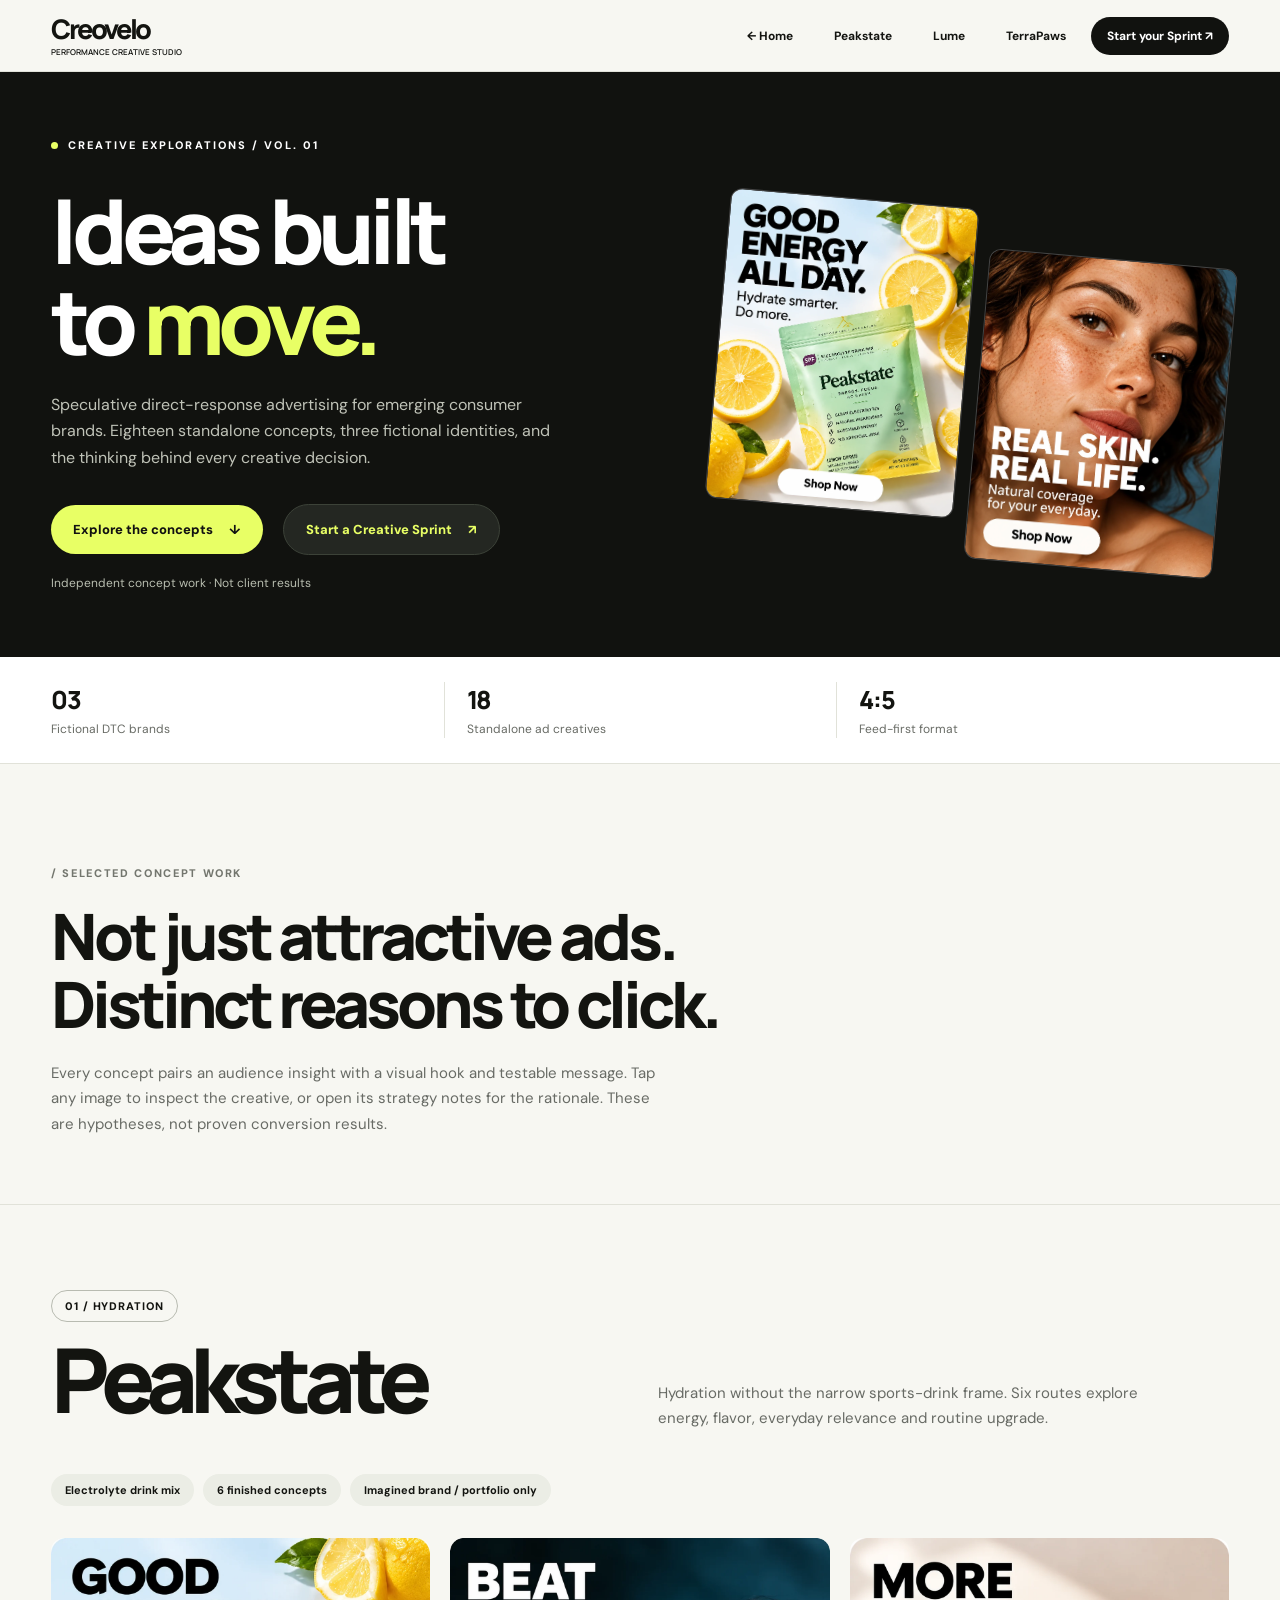
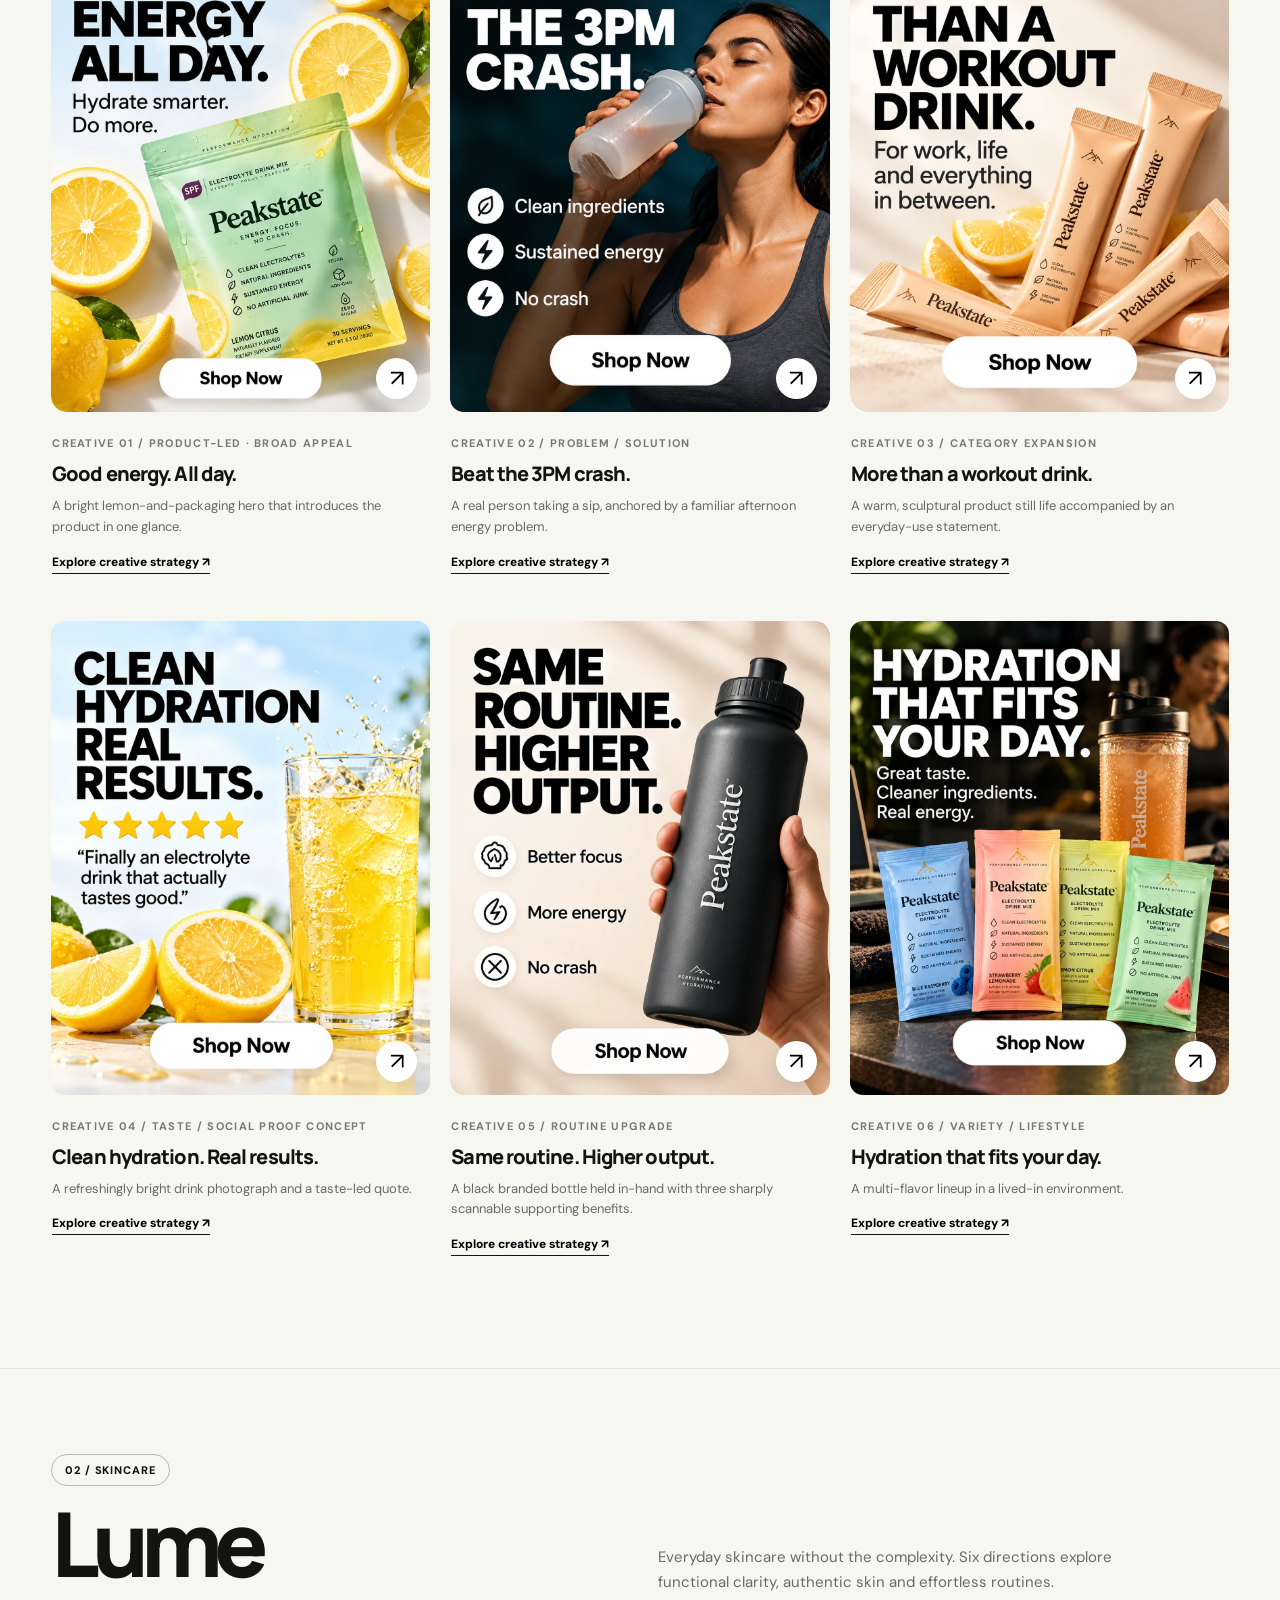
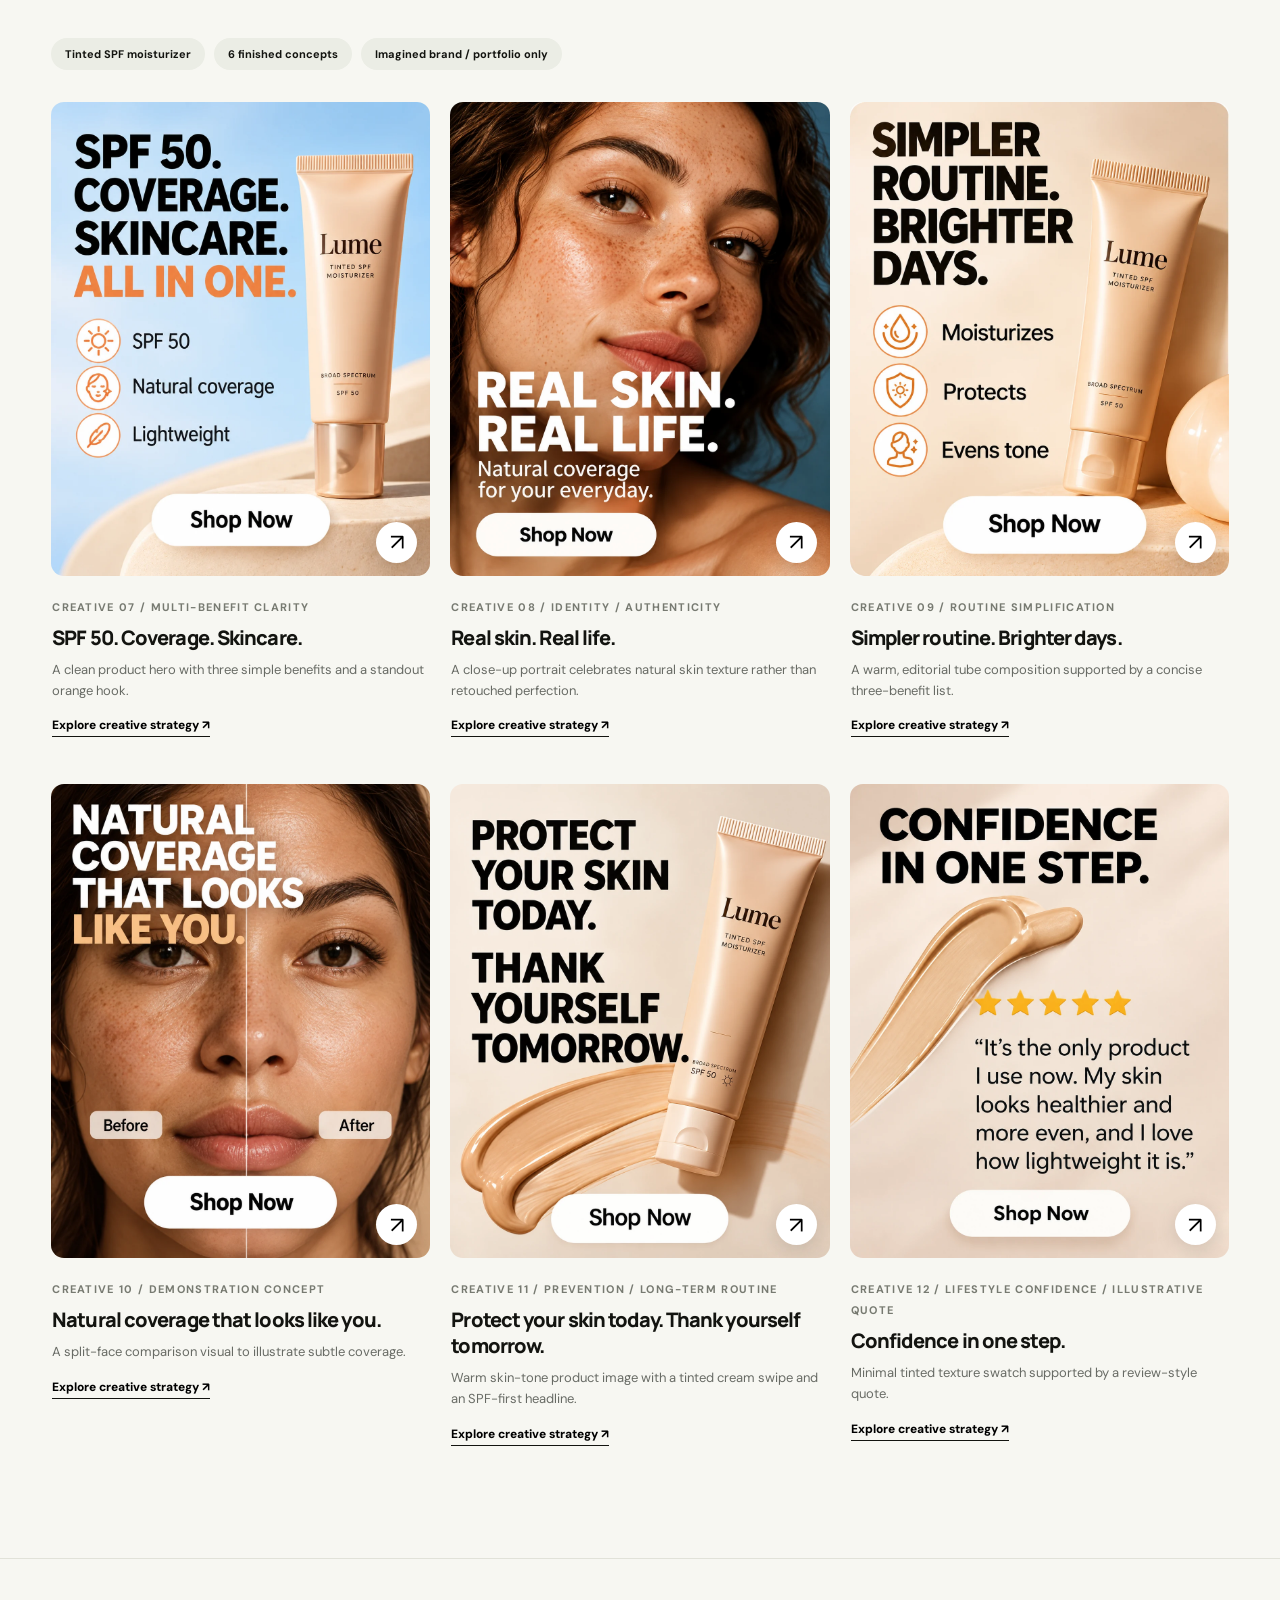
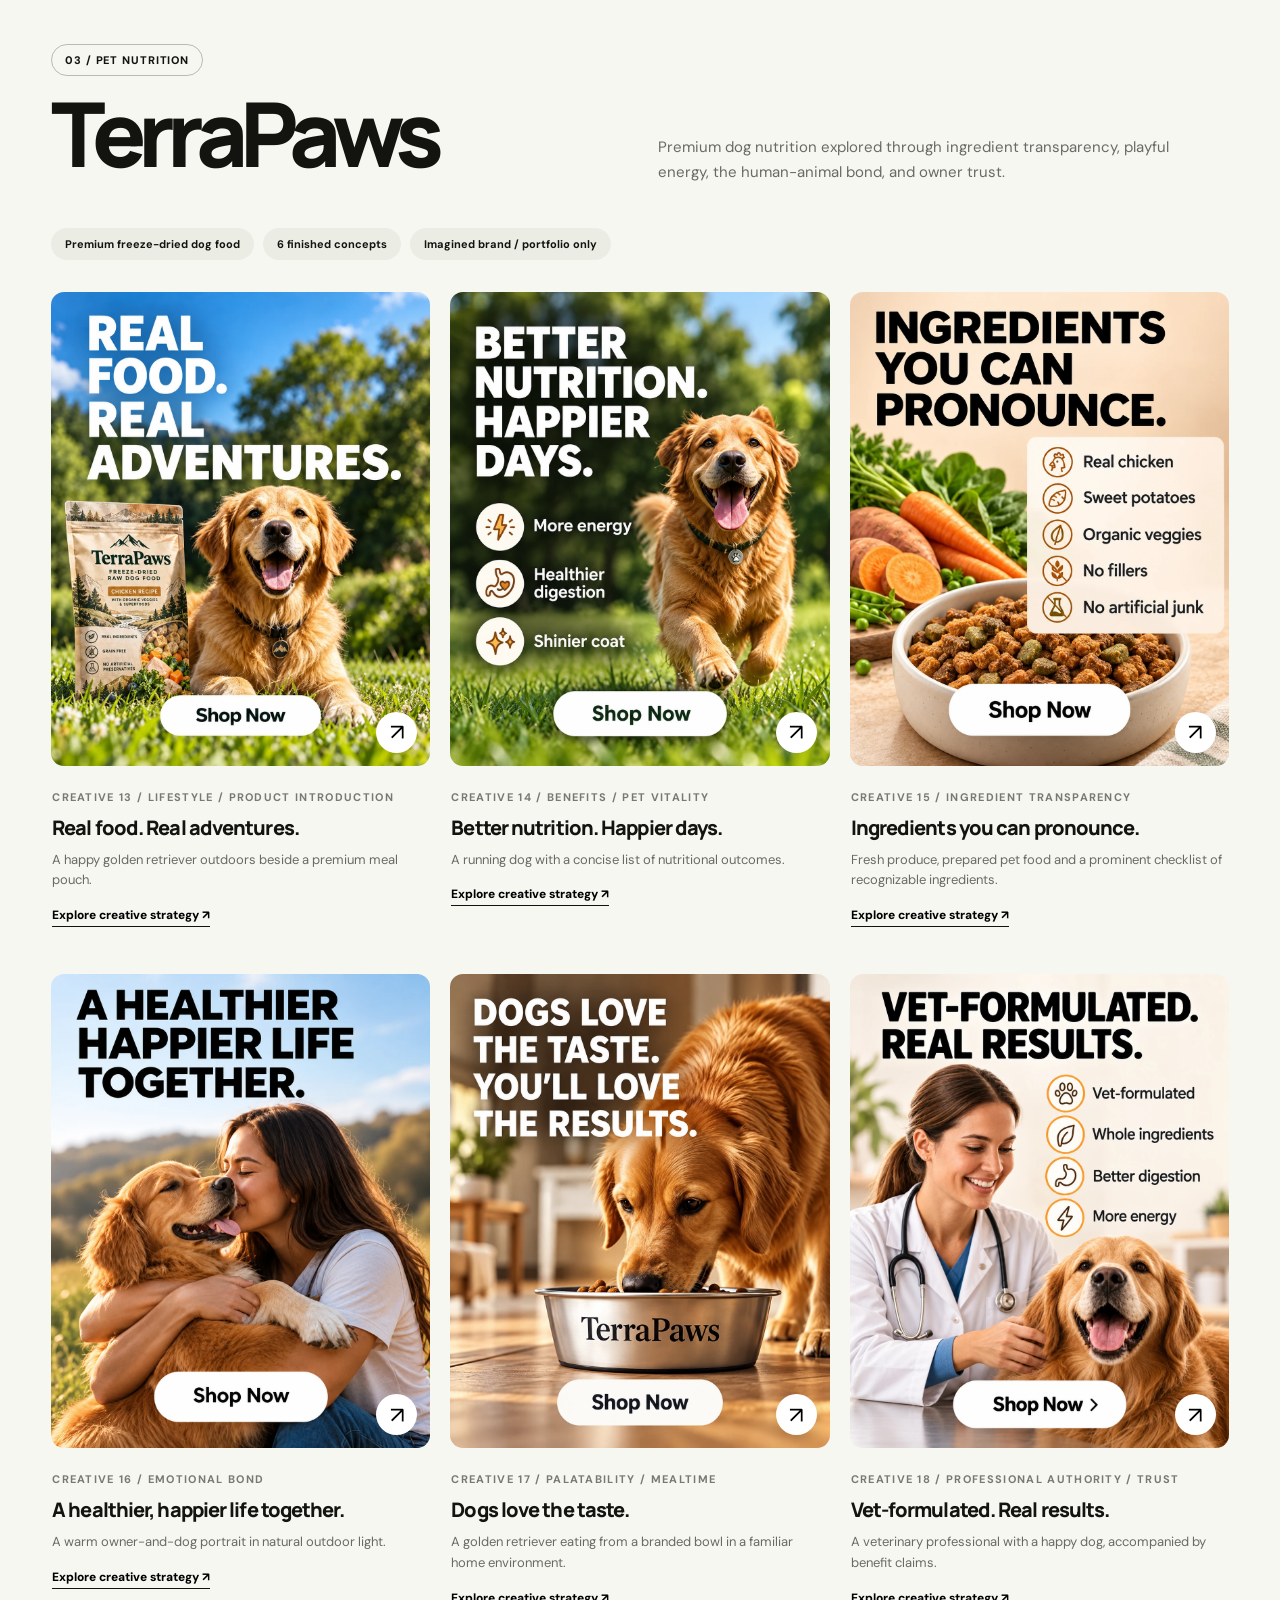
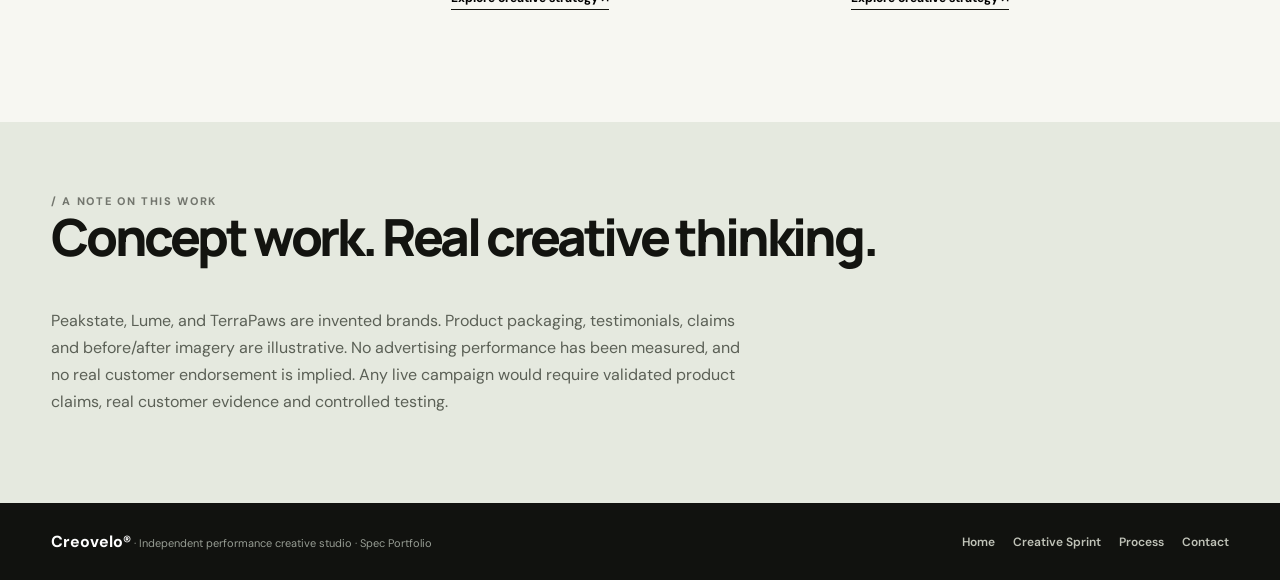
<file: spec-portfolio/index.html>
<!doctype html><html lang="en"><head><meta charset="utf-8"><meta name="viewport" content="width=device-width,initial-scale=1"><meta name="theme-color" content="#11120f"><meta name="description" content="Creovelo speculative performance creative portfolio: concepts, strategy and visual execution for fictional DTC brands."><title>Spec Portfolio — 18 Concepts across 3 Brands | Creovelo</title>
<link rel="icon" href="/favicon.svg" type="image/svg+xml">
<meta property="og:title" content="Spec Portfolio — 18 Concepts across 3 Brands | Creovelo">
<meta property="og:description" content="Speculative direct-response advertising for emerging consumer brands. Eighteen standalone concepts across hydration, skincare, and pet nutrition.">
<meta property="og:image" content="assets/01-peakstate-good-energy-all-day.webp">
<meta property="og:type" content="website"><style>
@import url('https://fonts.googleapis.com/css2?family=DM+Sans:wght@400;500;600;700&family=Manrope:wght@400;500;600;700;800&display=swap');
:root{--ink:#131410;--muted:#686b65;--line:#e1e2d9;--paper:#f7f7f2;--white:#fff;--accent:#e8ff65;--dark:#11120f}*{box-sizing:border-box}html{scroll-behavior:smooth;scroll-padding-top:90px}body{margin:0;background:var(--paper);color:var(--ink);font-family:'DM Sans',Arial,sans-serif;-webkit-font-smoothing:antialiased}button,a{font:inherit}a{color:inherit}button{cursor:pointer}.site-header{position:sticky;top:0;z-index:25;background:rgba(247,247,242,.92);backdrop-filter:blur(18px);border-bottom:1px solid var(--line)}.header-inner{max-width:1490px;margin:auto;padding:15px clamp(18px,4vw,60px);display:flex;align-items:center;justify-content:space-between;gap:20px}.logo{font-family:Manrope,sans-serif;letter-spacing:-.09em;font-weight:800;font-size:27px;text-decoration:none;line-height:1}.logo span{letter-spacing:0;font-size:8px;font-weight:600;display:block;text-transform:uppercase;margin-top:6px}.nav{display:flex;align-items:center;gap:9px;flex-wrap:wrap;justify-content:flex-end}.nav a{font-size:12px;text-decoration:none;padding:11px 16px;border-radius:100px;font-weight:700}.nav a:hover,.nav a:focus-visible{background:#e8e9e1}.pill{background:var(--dark);color:#fff!important}.shell{max-width:1490px;padding:0 clamp(18px,4vw,60px);margin:auto}.hero{background:var(--dark);color:white;overflow:hidden}.hero-inner{min-height:555px;display:grid;grid-template-columns:1.1fr .9fr;align-items:center;gap:40px;padding-top:66px;padding-bottom:66px}.eyebrow{font-size:11px;font-weight:800;letter-spacing:.19em;text-transform:uppercase;display:flex;gap:10px;align-items:center}.dot{height:7px;width:7px;border-radius:50%;background:var(--accent)}h1,h2,h3,p{margin-top:0}.hero h1{font-family:Manrope,sans-serif;font-weight:800;letter-spacing:-.07em;line-height:1.02;font-size:clamp(52px,7vw,104px);margin:32px 0 25px}.hero h1 em{font-style:normal;color:var(--accent)}.hero p{max-width:520px;color:#c0c3b8;line-height:1.65;font-size:16px}.hero-tools{display:flex;align-items:center;gap:20px;margin-top:33px;flex-wrap:wrap}.cta{display:inline-flex;background:var(--accent);color:#111;border-radius:999px;padding:16px 22px;text-decoration:none;font-weight:800;font-size:13px;align-items:center;gap:16px}.quiet{font-size:12px;color:#b8bdaf}.hero-art{display:grid;grid-template-columns:1fr 1fr;gap:14px;transform:rotate(5deg);max-width:540px;margin:auto}.hero-art img{width:100%;aspect-ratio:4/5;object-fit:cover;border-radius:12px;border:1px solid #444}.hero-art img:nth-child(2){transform:translateY(38px)}.metrics{border-bottom:1px solid var(--line);background:var(--white)}.metrics-inner{display:grid;grid-template-columns:repeat(3,1fr);padding-top:25px;padding-bottom:25px}.metric{padding:0 22px;border-left:1px solid var(--line)}.metric:first-child{border:0;padding-left:0}.metric strong{display:block;font:800 25px Manrope,sans-serif;letter-spacing:-.05em}.metric span{color:var(--muted);font-size:12px}.intro{padding-top:102px;padding-bottom:52px}.section-eyebrow{font-size:11px;font-weight:800;letter-spacing:.15em;text-transform:uppercase;color:#73766e}.intro h2{max-width:850px;font:800 clamp(38px,5vw,73px)/1.07 Manrope,sans-serif;letter-spacing:-.064em;margin:22px 0}.intro p{max-width:620px;line-height:1.7;color:var(--muted);font-size:15px}.brand-panel{padding:85px 0;border-top:1px solid var(--line);scroll-margin-top:80px}.brand-head{display:grid;grid-template-columns:1fr 1fr;gap:36px;align-items:end;margin-bottom:38px}.brand-head h2{font:800 clamp(54px,7vw,100px)/1 Manrope,sans-serif;letter-spacing:-.085em;margin:12px 0}.brand-head p{font-size:15px;line-height:1.65;color:var(--muted);max-width:520px;margin-bottom:5px}.brand-label{display:inline-block;border:1px solid #b8bbb1;border-radius:99px;padding:8px 13px;font-size:11px;font-weight:800;letter-spacing:.08em}.case-meta{display:flex;gap:9px;flex-wrap:wrap;margin:0 0 32px}.case-meta span{background:#ebede5;padding:9px 14px;border-radius:100px;font-size:11px;font-weight:700}.gallery{display:grid;grid-template-columns:repeat(3,minmax(0,1fr));gap:20px}.creative{min-width:0}.image-btn{border:0;background:transparent;padding:0;display:block;width:100%;position:relative;overflow:hidden;border-radius:13px}.image-btn img{width:100%;display:block;aspect-ratio:4/5;object-fit:cover;transition:transform .4s ease}.image-btn:hover img{transform:scale(1.025)}.expand{position:absolute;right:13px;bottom:13px;width:41px;height:41px;display:grid;place-items:center;border-radius:50%;background:#fff;font-size:23px;box-shadow:0 5px 20px #0002}.creative-body{padding:19px 1px 27px}.number{color:#777a71;font-size:11px;font-weight:700;letter-spacing:.12em}.creative-body h3{font:800 20px/1.3 Manrope,sans-serif;letter-spacing:-.045em;margin:9px 0}.creative-body p{font-size:13px;line-height:1.6;color:var(--muted);margin-bottom:12px}.explain{background:transparent;border:0;border-bottom:1px solid var(--ink);padding:0 0 3px;font-size:12px;font-weight:800}.details{margin-top:15px;padding:18px;background:#eeefe9;border-radius:12px;display:none}.details.open{display:block}.details dt{font-size:10px;font-weight:800;letter-spacing:.12em;text-transform:uppercase;margin-bottom:6px}.details dd{margin:0 0 17px;font-size:12px;line-height:1.65;color:#555950}.details dd:last-child{margin-bottom:0}.closing{background:#e5e9df;padding:72px 0}.closing h2{font:800 clamp(34px,4vw,56px)/1.1 Manrope,sans-serif;letter-spacing:-.06em;max-width:850px}.closing p{max-width:690px;color:#5b6056;line-height:1.7}.footer{background:var(--dark);color:white;padding:28px 0}.footer .shell{display:flex;justify-content:space-between;gap:20px;flex-wrap:wrap}.footer span{color:#979d94;font-size:11px}.lightbox{position:fixed;inset:0;z-index:50;background:rgba(9,10,9,.97);display:none;align-items:center;justify-content:center;padding:60px 20px 22px}.lightbox.open{display:flex}.modal{display:grid;grid-template-columns:minmax(0,460px) minmax(0,360px);gap:34px;align-items:center;width:min(100%,920px);max-height:100%;overflow:auto}.modal img{width:100%;max-height:calc(100vh - 100px);object-fit:contain;border-radius:9px}.modal-content{color:white}.modal-content h2{font:800 clamp(29px,4vw,45px)/1.08 Manrope,sans-serif;letter-spacing:-.06em;margin:16px 0}.modal-content p{line-height:1.65;font-size:13px;color:#bac0b5}.modal-content b{color:white;font-size:11px;text-transform:uppercase;letter-spacing:.12em}.modal-close{position:absolute;right:20px;top:17px;background:#30332c;color:white;border:0;width:44px;height:44px;border-radius:50%;font-size:25px}.modal-actions{display:flex;gap:10px;margin-top:25px}.modal-actions button,.download{background:#30352d;color:white;border:1px solid #626a5b;padding:12px 17px;border-radius:100px;text-decoration:none;font-size:12px;font-weight:700}.download{background:var(--accent);border-color:var(--accent);color:#111}.small-disclaimer{font-size:11px!important;color:#90978c!important}.mobile-scroll-note{display:none}
@media(max-width:850px){.hero-inner{min-height:0;grid-template-columns:1fr;padding-top:70px;padding-bottom:55px}.hero-art{max-width:470px;width:90%;margin:30px auto 20px;transform:rotate(3deg)}.gallery{grid-template-columns:repeat(2,minmax(0,1fr));gap:16px}.modal{grid-template-columns:1fr;max-width:550px;gap:17px}.modal img{max-height:53vh}.brand-head{grid-template-columns:1fr;gap:4px}.intro{padding-top:75px}.nav a{padding:9px 11px}}
@media(max-width:560px){.nav a{font-size:9px!important;padding:8px 5px!important}.logo{font-size:19px!important}.header-inner{gap:6px!important}.header-inner{padding:13px 17px}.logo{font-size:22px}.logo span{font-size:7px}.nav{gap:1px}.nav a{font-size:10px;padding:9px 8px}.nav .pill{display:none}.hero h1{font-size:clamp(49px,13vw,72px)}.hero-inner{padding-top:49px;padding-bottom:49px;gap:12px}.hero p{font-size:14px}.hero-art{margin-top:12px;width:93%;gap:9px}.hero-art img:nth-child(2){transform:translateY(18px)}.metrics-inner{padding-top:21px;padding-bottom:21px}.metric{padding:0 12px}.metric strong{font-size:21px}.metric span{font-size:10px}.intro{padding-top:68px;padding-bottom:35px}.intro h2{font-size:43px}.brand-panel{padding:61px 0}.brand-head h2{font-size:64px}.gallery{grid-template-columns:repeat(2,minmax(0,1fr))!important;gap:10px!important}.creative-body{padding:10px 2px 14px}.creative-body .number{font-size:9px;letter-spacing:0.08em}.creative-body h3{font-size:14px;line-height:1.25;margin:5px 0 6px}.creative-body p{font-size:11px;line-height:1.45;margin-bottom:8px}.explain{font-size:10px;padding-bottom:2px}.image-btn{max-width:none;margin:0;border-radius:8px}.image-btn img{border-radius:8px}.expand{width:28px;height:28px;font-size:16px;right:8px;bottom:8px}.mobile-scroll-note{display:none}.lightbox{padding:24px 12px 16px!important;align-items:center!important}.modal{grid-template-columns:1fr!important;max-width:440px!important;gap:12px!important;max-height:92vh!important;padding:28px 16px 20px!important}.modal img{max-height:40vh!important;width:auto!important;max-width:100%!important;margin:0 auto!important;display:block!important;object-fit:contain!important;border-radius:6px!important}.modal-content h2{font-size:18px!important;margin:8px 0 10px!important;line-height:1.2!important}.modal-content p{font-size:11px!important;line-height:1.5!important;margin-bottom:8px!important}.modal-content b{font-size:10px!important}.modal-close{top:8px!important;right:8px!important;width:34px!important;height:34px!important;font-size:20px!important;z-index:90!important}.modal-actions{margin-top:14px!important;gap:8px!important}.modal-actions button,.download{padding:8px 13px!important;font-size:11px!important}.closing{padding:48px 0}}
@media(prefers-reduced-motion:reduce){html{scroll-behavior:auto}.image-btn img{transition:none}}
</style></head><body><header class="site-header"><div class="header-inner"><a class="logo" href="/" aria-label="Creovelo Home">Creovelo<span>Performance creative studio</span></a><nav class="nav" aria-label="Primary"><a href="/">← Home</a><a href="#peakstate">Peakstate</a><a href="#lume">Lume</a><a href="#terrapaws">TerraPaws</a><a class="pill" href="/#contact">Start your Sprint ↗</a></nav></div></header>
<main id="top"><section class="hero"><div class="shell hero-inner"><div><div class="eyebrow"><i class="dot"></i> CREATIVE EXPLORATIONS / VOL. 01</div><h1>Ideas built<br>to <em>move.</em></h1><p>Speculative direct-response advertising for emerging consumer brands. Eighteen standalone concepts, three fictional identities, and the thinking behind every creative decision.</p><div class="hero-tools"><a class="cta" href="#work">Explore the concepts <span>↓</span></a><a class="cta" style="background:#242722;color:#e8ff65;border:1px solid #3c4238" href="/#contact">Start a Creative Sprint <span>↗</span></a><span class="quiet">Independent concept work · Not client results</span></div></div><div class="hero-art"><img src="assets/01-peakstate-good-energy-all-day.webp" alt="Peakstate campaign creative"><img src="assets/08-lume-real-skin-real-life.webp" alt="Lume campaign creative"></div></div></section>
<div class="metrics"><div class="shell metrics-inner"><div class="metric"><strong>03</strong><span>Fictional DTC brands</span></div><div class="metric"><strong>18</strong><span>Standalone ad creatives</span></div><div class="metric"><strong>4:5</strong><span>Feed-first format</span></div></div></div>
<section class="shell intro" id="work"><div class="section-eyebrow">/ SELECTED CONCEPT WORK</div><h2>Not just attractive ads.<br>Distinct reasons to click.</h2><p>Every concept pairs an audience insight with a visual hook and testable message. Tap any image to inspect the creative, or open its strategy notes for the rationale. These are hypotheses, not proven conversion results.</p></section><div id="cases"></div>
<section class="closing"><div class="shell"><div class="section-eyebrow">/ A NOTE ON THIS WORK</div><h2>Concept work. Real creative thinking.</h2><p>Peakstate, Lume, and TerraPaws are invented brands. Product packaging, testimonials, claims and before/after imagery are illustrative. No advertising performance has been measured, and no real customer endorsement is implied. Any live campaign would require validated product claims, real customer evidence and controlled testing.</p></div></section></main><footer class="footer"><div class="shell" style="display:flex;justify-content:space-between;align-items:center;flex-wrap:wrap;gap:16px;"><div><strong>Creovelo®</strong><span> · Independent performance creative studio · Spec Portfolio</span></div><div style="display:flex;gap:18px;"><a href="/" style="color:#c0c3b8;text-decoration:none;font-size:12px;font-weight:600;">Home</a><a href="/#offer" style="color:#c0c3b8;text-decoration:none;font-size:12px;font-weight:600;">Creative Sprint</a><a href="/#process" style="color:#c0c3b8;text-decoration:none;font-size:12px;font-weight:600;">Process</a><a href="/#contact" style="color:#c0c3b8;text-decoration:none;font-size:12px;font-weight:600;">Contact</a></div></div></footer>
<div class="lightbox" id="lightbox" role="dialog" aria-modal="true" aria-label="Creative preview" aria-hidden="true"><button class="modal-close" id="closeModal" aria-label="Close preview">×</button><div class="modal"><img id="modalImg" alt=""><div class="modal-content"><div class="section-eyebrow" id="modalTop"></div><h2 id="modalTitle"></h2><b>Creative rationale</b><p id="modalRationale"></p><b>Conversion hypothesis</b><p id="modalWhy"></p><b>What we would test</b><p id="modalTest"></p><p class="small-disclaimer">Speculative concept · No performance claims</p><div class="modal-actions"><button id="prev" aria-label="Previous creative">← Previous</button><button id="next" aria-label="Next creative">Next →</button><a class="download" id="download" download>Image ↓</a></div></div></div></div>
<script>const creatives=[{"id": 1, "brand": "Peakstate", "title": "Good energy. All day.", "angle": "Product-led · Broad appeal", "description": "A bright lemon-and-packaging hero that introduces the product in one glance.", "objective": "Position Peakstate as an everyday hydration choice rather than a specialist sports supplement.", "why": "High-contrast citrus, an oversized headline and recognizable packaging make the category legible during a fast feed scroll.", "test": "Compare broad energy framing against a specific afternoon-slump message.", "image": "assets/01-peakstate-good-energy-all-day.webp"}, {"id": 2, "brand": "Peakstate", "title": "Beat the 3PM crash.", "angle": "Problem / solution", "description": "A real person taking a sip, anchored by a familiar afternoon energy problem.", "objective": "Connect with office workers and active adults who recognize the afternoon lull.", "why": "A specific time-based hook may attract more relevant attention than a vague wellness statement.", "test": "Compare time-specific language with general hydration messaging.", "image": "assets/02-peakstate-beat-the-3pm-crash.webp"}, {"id": 3, "brand": "Peakstate", "title": "More than a workout drink.", "angle": "Category expansion", "description": "A warm, sculptural product still life accompanied by an everyday-use statement.", "objective": "Broaden the product’s perceived use cases beyond the gym.", "why": "Showing convenient sachets and everyday copy can reduce the “not for me” objection among non-athletes.", "test": "Test lifestyle versatility against fitness-first positioning.", "image": "assets/03-peakstate-more-than-a-workout-drink.webp"}, {"id": 4, "brand": "Peakstate", "title": "Clean hydration. Real results.", "angle": "Taste / social proof concept", "description": "A refreshingly bright drink photograph and a taste-led quote.", "objective": "Explore whether taste and ingredient appeal are more persuasive than productivity messaging.", "why": "The glass and citrus convey flavor immediately; a review-style structure is easy to recognize.", "test": "Test taste-first messaging against ingredient-first messaging. The quote and stars are fictional placeholders, not authentic reviews.", "image": "assets/04-peakstate-clean-hydration-real-results.webp"}, {"id": 5, "brand": "Peakstate", "title": "Same routine. Higher output.", "angle": "Routine upgrade", "description": "A black branded bottle held in-hand with three sharply scannable supporting benefits.", "objective": "Frame Peakstate as a small upgrade to an existing routine.", "why": "Minimal copy and a strong hero object make the value proposition easy to scan on mobile.", "test": "Compare routine framing against afternoon-specific creative.", "image": "assets/05-peakstate-same-routine-higher-output.webp"}, {"id": 6, "brand": "Peakstate", "title": "Hydration that fits your day.", "angle": "Variety / lifestyle", "description": "A multi-flavor lineup in a lived-in environment.", "objective": "Make the range feel accessible, enjoyable and repeat-purchase friendly.", "why": "Variety cues can give viewers multiple entry points and make the product feel less monotonous.", "test": "Compare assortment imagery with single-flavor hero shots.", "image": "assets/06-peakstate-hydration-that-fits-your-day.webp"}, {"id": 7, "brand": "Lume", "title": "SPF 50. Coverage. Skincare.", "angle": "Multi-benefit clarity", "description": "A clean product hero with three simple benefits and a standout orange hook.", "objective": "Explain a multitasking tinted moisturizer without making the viewer read a paragraph.", "why": "The three-benefit hierarchy can make the convenience proposition instantly understandable.", "test": "Test the all-in-one pitch against emotional confidence copy; SPF requires substantiation for any real product.", "image": "assets/07-lume-spf-50-coverage-skincare-all-in-one.webp"}, {"id": 8, "brand": "Lume", "title": "Real skin. Real life.", "angle": "Identity / authenticity", "description": "A close-up portrait celebrates natural skin texture rather than retouched perfection.", "objective": "Connect with consumers who prefer a natural finish and realistic beauty representation.", "why": "A human face may stop scrolling while the emotional headline builds identification.", "test": "Compare face-first photography against tube-first product creative.", "image": "assets/08-lume-real-skin-real-life.webp"}, {"id": 9, "brand": "Lume", "title": "Simpler routine. Brighter days.", "angle": "Routine simplification", "description": "A warm, editorial tube composition supported by a concise three-benefit list.", "objective": "Sell the practical convenience of fewer morning steps.", "why": "The product is immediately recognizable; soft lighting signals ease and premium positioning.", "test": "Compare ease-of-use copy against SPF-led functional messaging.", "image": "assets/09-lume-simpler-routine-brighter-days.webp"}, {"id": 10, "brand": "Lume", "title": "Natural coverage that looks like you.", "angle": "Demonstration concept", "description": "A split-face comparison visual to illustrate subtle coverage.", "objective": "Make the idea of a natural-looking finish tangible rather than abstract.", "why": "Side-by-side imagery is familiar proof-oriented advertising shorthand, which may increase curiosity.", "test": "Use only as illustrative speculative design; the image is not a verified before/after result.", "image": "assets/10-lume-natural-coverage-that-looks-like-you.webp"}, {"id": 11, "brand": "Lume", "title": "Protect your skin today. Thank yourself tomorrow.", "angle": "Prevention / long-term routine", "description": "Warm skin-tone product image with a tinted cream swipe and an SPF-first headline.", "objective": "Frame daily SPF as an easy, proactive habit in a simple morning routine.", "why": "The forward-looking hook emphasizes protecting skin as part of everyday self-care.", "test": "Compare protection-led copy with one-step convenience and texture-first imagery.", "image": "assets/11-lume-protect-your-skin-today.webp"}, {"id": 12, "brand": "Lume", "title": "Confidence in one step.", "angle": "Lifestyle confidence / illustrative quote", "description": "Minimal tinted texture swatch supported by a review-style quote.", "objective": "Illustrate ease and emotional confidence from a simplified makeup routine.", "why": "A relatable first-person format may encourage consideration, but the five stars and quote are fictional and must not be represented as genuine customer feedback.", "test": "Replace simulated review with verified testimonial before any real campaign; compare with plain benefit copy.", "image": "assets/12-lume-confidence-in-one-step.webp"}, {"id": 13, "brand": "TerraPaws", "title": "Real food. Real adventures.", "angle": "Lifestyle / product introduction", "description": "A happy golden retriever outdoors beside a premium meal pouch.", "objective": "Connect whole-food nutrition with an active outdoor lifestyle.", "why": "The dog and package make both customer and product legible quickly while outdoor imagery creates an aspirational scenario.", "test": "Compare lifestyle imagery against ingredient close-ups.", "image": "assets/13-terrapaws-real-food-real-adventures.webp"}, {"id": 14, "brand": "TerraPaws", "title": "Better nutrition. Happier days.", "angle": "Benefits / pet vitality", "description": "A running dog with a concise list of nutritional outcomes.", "objective": "Present a value proposition around owners wanting to care for their dogs.", "why": "The moving subject and scannable icon list may stop the scroll and communicate benefits quickly.", "test": "Validate all energy, digestion and coat claims with product evidence before use; test against ingredient transparency.", "image": "assets/14-terrapaws-better-nutrition-happier-days.webp"}, {"id": 15, "brand": "TerraPaws", "title": "Ingredients you can pronounce.", "angle": "Ingredient transparency", "description": "Fresh produce, prepared pet food and a prominent checklist of recognizable ingredients.", "objective": "Help ingredient-conscious owners understand what the fictional product contains.", "why": "Clear ingredient cues can lower uncertainty and support premium positioning.", "test": "Verify actual ingredient panel for any real brand; test ingredient-list versus emotional lifestyle copy.", "image": "assets/15-terrapaws-ingredients-you-can-pronounce.webp"}, {"id": 16, "brand": "TerraPaws", "title": "A healthier, happier life together.", "angle": "Emotional bond", "description": "A warm owner-and-dog portrait in natural outdoor light.", "objective": "Connect a nutrition purchase with the human-animal bond.", "why": "A recognizable, intimate pet-owner moment may produce emotional attention without dense copy.", "test": "Compare emotional benefit creative with tangible product proof.", "image": "assets/16-terrapaws-healthier-happier-life-together.webp"}, {"id": 17, "brand": "TerraPaws", "title": "Dogs love the taste.", "angle": "Palatability / mealtime", "description": "A golden retriever eating from a branded bowl in a familiar home environment.", "objective": "Focus on whether dogs enjoy eating the food, a practical buyer concern.", "why": "A direct mealtime demonstration can make the usage context immediate.", "test": "Taste preference and any stated results remain hypothetical; use verified evidence for real campaigns.", "image": "assets/17-terrapaws-dogs-love-the-taste.webp"}, {"id": 18, "brand": "TerraPaws", "title": "Vet-formulated. Real results.", "angle": "Professional authority / trust", "description": "A veterinary professional with a happy dog, accompanied by benefit claims.", "objective": "Explore whether professional involvement builds confidence in premium nutrition.", "why": "An expert-coded visual may signal expertise, but it risks suggesting endorsement without evidence.", "test": "Do not use vet-formulated or outcome claims without documented veterinary involvement and substantiation.", "image": "assets/18-terrapaws-vet-formulated.webp"}];const cases=document.getElementById('cases');for(const brand of ['Peakstate','Lume','TerraPaws']){const works=creatives.filter(x=>x.brand===brand),b=brand.toLowerCase();const intro=brand==='Peakstate'?'Hydration without the narrow sports-drink frame. Six routes explore energy, flavor, everyday relevance and routine upgrade.':brand==='Lume'?'Everyday skincare without the complexity. Six directions explore functional clarity, authentic skin and effortless routines.':'Premium dog nutrition explored through ingredient transparency, playful energy, the human-animal bond, and owner trust.';const el=document.createElement('section');el.className='brand-panel';el.id=b;el.innerHTML=`<div class="shell"><div class="brand-head"><div><span class="brand-label">${brand==='Peakstate'?'01 / HYDRATION':brand==='Lume'?'02 / SKINCARE':'03 / PET NUTRITION'}</span><h2>${brand}</h2></div><p>${intro}</p></div><div class="case-meta"><span>${brand==='Peakstate'?'Electrolyte drink mix':brand==='Lume'?'Tinted SPF moisturizer':'Premium freeze-dried dog food'}</span><span>${works.length} finished concepts</span><span>Imagined brand / portfolio only</span></div><div class="gallery">${works.map(x=>`<article class="creative"><button class="image-btn" data-open="${x.id-1}" aria-label="Preview ${x.title}"><img loading="lazy" src="${x.image}" alt="${x.brand}: ${x.title}"><span class="expand" aria-hidden="true">↗</span></button><div class="creative-body"><span class="number">CREATIVE ${String(x.id).padStart(2,'0')} / ${x.angle.toUpperCase()}</span><h3>${x.title}</h3><p>${x.description}</p><button class="explain" aria-expanded="false" data-detail="${x.id}">Explore creative strategy ↗</button><dl class="details" id="detail-${x.id}"><dt>Audience / objective</dt><dd>${x.objective}</dd><dt>Why it may convert</dt><dd>${x.why}</dd><dt>How we would validate</dt><dd>${x.test}</dd></dl></div></article>`).join('')}</div></div>`;cases.appendChild(el)}document.querySelectorAll('[data-detail]').forEach(btn=>btn.addEventListener('click',()=>{let d=document.getElementById('detail-'+btn.dataset.detail),open=d.classList.toggle('open');btn.setAttribute('aria-expanded',open);btn.textContent=open?'Hide strategy ↑':'Explore creative strategy ↗'}));const lightbox=document.getElementById('lightbox');let active=0,lastFocus=null;function show(n){active=(n+creatives.length)%creatives.length;let x=creatives[active];document.getElementById('modalImg').src=x.image;document.getElementById('modalImg').alt=x.brand+' — '+x.title;document.getElementById('modalTop').textContent=x.brand+' / CREATIVE '+String(x.id).padStart(2,'0');document.getElementById('modalTitle').textContent=x.title;document.getElementById('modalRationale').textContent=x.objective;document.getElementById('modalWhy').textContent=x.why;document.getElementById('modalTest').textContent=x.test;document.getElementById('download').href=x.image}function openModal(i){lastFocus=document.activeElement;show(i);lightbox.classList.add('open');lightbox.setAttribute('aria-hidden','false');document.body.style.overflow='hidden';document.getElementById('closeModal').focus()}function closeModal(){lightbox.classList.remove('open');lightbox.setAttribute('aria-hidden','true');document.body.style.overflow='';if(lastFocus)lastFocus.focus()}document.querySelectorAll('[data-open]').forEach(b=>b.addEventListener('click',()=>openModal(+b.dataset.open)));document.getElementById('closeModal').addEventListener('click',closeModal);document.getElementById('prev').addEventListener('click',()=>show(active-1));document.getElementById('next').addEventListener('click',()=>show(active+1));lightbox.addEventListener('click',e=>{if(e.target===lightbox)closeModal()});document.addEventListener('keydown',e=>{if(!lightbox.classList.contains('open'))return;if(e.key==='Escape')closeModal();if(e.key==='ArrowLeft')show(active-1);if(e.key==='ArrowRight')show(active+1)});let startX=0;lightbox.addEventListener('touchstart',e=>{startX=e.touches[0].clientX},{passive:true});lightbox.addEventListener('touchend',e=>{let dx=e.changedTouches[0].clientX-startX;if(Math.abs(dx)>70)show(active+(dx<0?1:-1))},{passive:true});</script></body></html>
</file>
<file: style.css>
:root {
  --paper: #f4f1e8;
  --paper-deep: #e8e3d4;
  --cream: #faf8f2;
  --ink: #161a13;
  --ink-soft: #2a3224;
  --olive: #546338;
  --olive-deep: #3b4628;
  --moss: #7d8b5a;
  --muted: #5c6354;
  --line: #d4d0c2;
  --serein: #efe6d4;
  --mora: #f3e0d4;
  --onda: #dbe6e4;
  --display: "Space Grotesk", "Avenir Next", "Segoe UI", sans-serif;
  --sans: Inter, "Helvetica Neue", Arial, sans-serif;
  --header: 72px;
  --ease: cubic-bezier(.19, 1, .22, 1);
  --shadow: 0 28px 60px -32px #161a1340;
  --text: clamp(1rem, 0.96rem + 0.2vw, 1.125rem);
  --lead: clamp(1.0625rem, 1rem + 0.35vw, 1.25rem);
  --h1: clamp(2.5rem, 1.4rem + 4.2vw, 5.25rem);
  --h2: clamp(2rem, 1.2rem + 2.6vw, 3.5rem);
  --h3: clamp(1.35rem, 1.1rem + 1vw, 1.85rem);
}

* { box-sizing: border-box; }
html {
  scroll-behavior: smooth;
  scroll-padding-top: calc(var(--header) + env(safe-area-inset-top, 0px) + 16px);
}
body {
  margin: 0;
  background: var(--paper);
  color: var(--ink);
  font-family: var(--sans);
  font-size: var(--text);
  line-height: 1.65;
  -webkit-font-smoothing: antialiased;
  padding-top: calc(var(--header) + env(safe-area-inset-top, 0px));
  overflow-x: clip;
}
::selection { background: #d5dfb0; }
a { color: inherit; text-decoration: none; }
button, input, select, textarea { font: inherit; color: inherit; }
button { cursor: pointer; border: 0; background: none; }
button, a { -webkit-tap-highlight-color: transparent; }
img { display: block; max-width: 100%; object-fit: cover; }
h1, h2, h3, h4, p { margin: 0; font-weight: 400; }
h1, h2, h3 {
  font-family: var(--display);
  font-weight: 500;
  letter-spacing: -0.04em;
  line-height: 1.05;
  text-wrap: pretty;
}
em { font-style: italic; font-weight: 500; }
ul { margin: 0; padding: 0; list-style: none; }
ol { margin: 0; padding: 0; }

:focus-visible {
  outline: 2px solid var(--olive);
  outline-offset: 4px;
}

.container { width: min(1180px, calc(100% - 40px)); margin-inline: auto; }
.section { padding-block: clamp(72px, 8vw, 120px); }
.kicker {
  font-family: var(--sans);
  font-size: 0.875rem;
  font-weight: 500;
  letter-spacing: 0.02em;
  color: var(--olive);
  margin-bottom: 12px;
}
.fine-print {
  margin-top: 28px;
  font-size: 0.9375rem;
  line-height: 1.65;
  color: var(--muted);
}

.skip {
  position: fixed;
  top: -100px;
  left: 20px;
  z-index: 400;
  background: var(--ink);
  color: var(--paper);
  padding: 14px 18px;
}
.skip:focus { top: 12px; }

.progress {
  position: fixed;
  top: 0;
  left: 0;
  width: 100%;
  height: 2px;
  background: var(--olive);
  z-index: 300;
  transform-origin: left;
  transform: scaleX(0);
}

.button {
  display: inline-flex;
  align-items: center;
  justify-content: center;
  min-height: 52px;
  padding: 14px 22px;
  background: var(--ink);
  color: var(--paper);
  font-size: 0.9375rem;
  font-weight: 500;
  letter-spacing: -0.01em;
  transition: background .25s var(--ease), transform .25s var(--ease);
}
.button:hover { background: var(--olive-deep); }
.text-link {
  font-size: 1rem;
  font-weight: 500;
  border-bottom: 1px solid currentColor;
  padding-bottom: 2px;
  background: none;
  min-height: 44px;
  display: inline-flex;
  align-items: center;
}

.header {
  position: fixed;
  inset: 0 0 auto 0;
  height: calc(var(--header) + env(safe-area-inset-top, 0px));
  display: flex;
  align-items: center;
  justify-content: space-between;
  width: 100%;
  background: color-mix(in srgb, var(--paper) 92%, transparent);
  backdrop-filter: blur(20px);
  -webkit-backdrop-filter: blur(20px);
  border-bottom: 1px solid transparent;
  z-index: 200;
  padding: env(safe-area-inset-top, 0px) max(20px, calc((100% - 1180px) / 2 + 20px)) 0;
}
.header.has-scrolled {
  border-bottom-color: #d4d0c266;
  box-shadow: 0 8px 24px #161a1308;
}
.wordmark {
  font-family: var(--display);
  font-size: 1.5rem;
  font-weight: 600;
  letter-spacing: -0.06em;
}
.wordmark span { color: var(--olive); }
.header nav {
  display: flex;
  align-items: center;
  gap: 28px;
  font-size: 0.9375rem;
  font-weight: 500;
}
.header nav > a {
  position: relative;
}
.header nav > a:after {
  content: "";
  position: absolute;
  left: 0;
  bottom: -4px;
  width: 100%;
  height: 1px;
  background: currentColor;
  transform: scaleX(0);
  transform-origin: left;
  transition: transform .25s var(--ease);
}
.header nav > a:hover:after { transform: scaleX(1); }
.nav-cta {
  min-height: 44px;
  padding: 10px 16px;
  background: var(--ink);
  color: var(--paper);
  font-size: 0.9375rem;
  font-weight: 500;
}
.nav-cta:hover { background: var(--olive-deep); }
.menu-toggle { display: none; }

.hero {
  padding: clamp(28px, 4vw, 48px) 0 20px;
}
.hero-grid {
  width: min(1180px, calc(100% - 40px));
  margin-inline: auto;
  display: grid;
  grid-template-columns: minmax(0, 1.15fr) minmax(280px, 0.85fr);
  gap: clamp(28px, 5vw, 64px);
  align-items: start;
}
.hero-copy { padding-top: 8px; }
.hero h1 {
  font-size: var(--h1);
  font-weight: 600;
  max-width: 14ch;
  margin-bottom: 20px;
}
.hero-lead {
  font-size: var(--lead);
  line-height: 1.6;
  color: var(--muted);
  max-width: 38ch;
}
.hero-price-chip {
  display: none;
  margin-top: 16px;
  font-size: 1rem;
  font-weight: 500;
  color: var(--ink-soft);
}
.hero-price-chip strong {
  font-family: var(--display);
  font-size: 1.15em;
  font-weight: 600;
  letter-spacing: -0.03em;
}
.hero-actions {
  display: flex;
  align-items: center;
  gap: 22px;
  margin-top: 28px;
  flex-wrap: wrap;
}

.sprint-card {
  background: #ece8d8;
  border: 1px solid #cdc8b6;
  padding: 28px 28px 24px;
  box-shadow: var(--shadow);
}
.sprint-flag {
  font-size: 0.8125rem;
  font-weight: 600;
  color: var(--olive-deep);
  margin-bottom: 10px;
}
.sprint-card h2,
.offer-primary h3 {
  font-size: clamp(1.6rem, 1.2rem + 1.4vw, 2.15rem);
  font-weight: 600;
  letter-spacing: -0.035em;
  margin-bottom: 12px;
}
.sprint-price,
.price {
  font-family: var(--display);
  font-size: clamp(2.5rem, 2rem + 1.6vw, 3.5rem);
  font-weight: 600;
  letter-spacing: -0.05em;
  line-height: 1;
  margin: 8px 0 10px;
}
.sprint-price span,
.price span {
  display: block;
  margin-top: 8px;
  font-family: var(--sans);
  font-size: 0.9375rem;
  font-weight: 500;
  letter-spacing: 0;
  color: var(--muted);
}
.sprint-note {
  font-size: 0.9375rem;
  color: var(--muted);
  margin-bottom: 18px;
}
.sprint-card ul,
.offer-deliverables {
  display: grid;
  gap: 10px;
  margin: 0 0 22px;
}
.sprint-card li,
.offer-deliverables li {
  position: relative;
  padding-left: 16px;
  font-size: 0.9375rem;
  line-height: 1.5;
  color: var(--ink-soft);
}
.sprint-card li:before,
.offer-deliverables li:before {
  content: "";
  position: absolute;
  left: 0;
  top: 0.65em;
  width: 7px;
  height: 1px;
  background: var(--olive);
}
.sprint-card .button { width: 100%; }

.concept-marquee {
  position: relative;
  width: 100%;
  margin: 48px 0 0;
  overflow: hidden;
}
.concept-track {
  display: flex;
  width: max-content;
  animation: concept-drift 90s linear infinite;
  transform: translateZ(0);
  backface-visibility: hidden;
}
.concept-marquee.is-static {
  overflow-x: auto;
  scroll-snap-type: x mandatory;
  -webkit-overflow-scrolling: touch;
  scrollbar-width: none;
}
.concept-marquee.is-static::-webkit-scrollbar { display: none; }
.concept-marquee.is-static .concept-track { animation: none; }
.concept-marquee.is-static .concept-card { scroll-snap-align: center; }
.concept-group {
  display: flex;
  flex-shrink: 0;
  align-items: center;
  gap: 18px;
  padding-right: 18px;
}
.concept-card {
  position: relative;
  display: block;
  flex: 0 0 clamp(260px, 28vw, 400px);
  width: clamp(260px, 28vw, 400px);
  aspect-ratio: 4 / 5;
  overflow: hidden;
  background: #ddd6c6;
  box-shadow: var(--shadow);
  color: #2a261c;
}
.concept-card img {
  width: 100%;
  height: 100%;
  transition: transform 1.1s var(--ease);
}
.theme-serein img { object-position: 50% 72%; }
.theme-mora img { object-position: 50% 62%; }
.theme-onda img { object-position: 50% 38%; }
.concept-card:hover img { transform: scale(1.035); }
.theme-mora { color: #fff6de; }
.theme-onda { color: #163f4e; }
.concept-brand {
  position: absolute;
  top: 5.5%;
  left: 7%;
  right: 7%;
  display: flex;
  justify-content: space-between;
  align-items: baseline;
  font-family: var(--display);
  font-size: 1.5rem;
  font-weight: 500;
  letter-spacing: -0.04em;
}
.concept-brand small {
  font-family: var(--sans);
  font-size: 0.75rem;
  font-weight: 500;
  letter-spacing: 0.02em;
}
.concept-title {
  position: absolute;
  left: 7%;
  top: 15%;
  font-family: var(--display);
  font-size: clamp(1.85rem, 2.6vw, 2.75rem);
  font-weight: 600;
  line-height: 0.98;
  letter-spacing: -0.04em;
}
.concept-title em { font-style: italic; }
.concept-footer {
  position: absolute;
  left: 7%;
  right: 7%;
  bottom: 6%;
  font-size: 0.8125rem;
  font-weight: 500;
}
.hero-caption {
  text-align: center;
  margin-top: 18px;
  font-size: 0.9375rem;
  color: var(--muted);
  padding-inline: 20px;
}
@keyframes concept-drift {
  from { transform: translate3d(0, 0, 0); }
  to { transform: translate3d(-50%, 0, 0); }
}

.section-head {
  display: grid;
  grid-template-columns: 1.2fr 0.8fr;
  gap: 8%;
  align-items: end;
  margin-bottom: 48px;
}
.section-head h2,
.faq h2,
.process h2,
.contact h2,
dialog h2 {
  font-size: var(--h2);
  font-weight: 600;
  max-width: 18ch;
}
.section-head > p {
  font-size: var(--lead);
  color: var(--muted);
}

.work { background: #1b211b; color: #edf0df; }
.work .kicker,
.work .fine-print { color: #b7c3a6; }
.work .section-head > p { color: #c3cdb4; }

.project-tabs {
  display: flex;
  border-bottom: 1px solid #5f6d535c;
  margin-bottom: 24px;
}
.project-tabs > button {
  width: 33.333%;
  display: flex;
  flex-wrap: wrap;
  align-items: baseline;
  gap: 8px 10px;
  padding: 16px 12px 16px 0;
  color: #aebda0;
  border-bottom: 2px solid transparent;
  font-family: var(--display);
  font-size: clamp(1.25rem, 2vw, 1.75rem);
  font-weight: 500;
  letter-spacing: -0.03em;
  text-align: left;
}
.project-tabs > button span,
.project-tabs small {
  font-family: var(--sans);
  font-size: 0.8125rem;
  font-weight: 500;
  letter-spacing: 0;
}
.project-tabs small {
  flex-basis: 100%;
  margin: 0;
  padding-left: 28px;
  color: #9eae8c;
}
.project-tabs > button[aria-selected="true"] {
  color: #e2edc4;
  border-bottom-color: #cadb9e;
}

.project-panel {
  display: grid;
  grid-template-columns: 1.05fr 0.95fr;
  min-height: 620px;
  background: var(--serein);
  color: #2c3020;
  box-shadow: var(--shadow);
}
.project-panel.theme-mora { background: var(--mora); }
.project-panel.theme-onda { background: var(--onda); }
.project-visual {
  position: relative;
  overflow: hidden;
  min-height: 620px;
}
.project-visual img {
  position: absolute;
  inset: 0;
  width: 100%;
  height: 100%;
}
.project-visual #project-brand {
  position: absolute;
  top: 6%;
  left: 7%;
  font-family: var(--display);
  font-size: 1.5rem;
  font-weight: 500;
}
.theme-mora .project-visual { color: #fff6de; }
.theme-onda .project-visual { color: #163f4e; }
#project-headline {
  position: absolute;
  top: 14%;
  left: 7%;
  font-family: var(--display);
  font-size: clamp(2.2rem, 4vw, 3.6rem);
  font-weight: 600;
  line-height: 0.96;
  letter-spacing: -0.04em;
}
.project-visual-label {
  position: absolute;
  bottom: 5%;
  left: 7%;
  font-size: 0.8125rem;
  font-weight: 500;
}
.project-thinking {
  padding: 40px 44px;
  display: flex;
  flex-direction: column;
}
.project-thinking h3 {
  font-size: clamp(1.7rem, 2.4vw, 2.4rem);
  margin: 16px 0 28px;
}
.project-thinking h3 em { color: #6f7d52; }
.theme-mora .project-thinking h3 em { color: #b0543f; }
.theme-onda .project-thinking h3 em { color: #4f7c7d; }
.project-detail { margin-bottom: 22px; }
.project-detail span,
.project-hypothesis span {
  display: block;
  font-size: 0.8125rem;
  font-weight: 600;
  margin-bottom: 8px;
}
.project-detail p {
  font-size: 1rem;
  line-height: 1.65;
  color: #5f6654;
  max-width: 38ch;
}
.theme-mora .project-detail p,
.theme-mora .project-thinking .kicker { color: #885c4b; }
.theme-onda .project-detail p,
.theme-onda .project-thinking .kicker { color: #4f7075; }
.project-hypothesis {
  padding-top: 22px;
  border-top: 1px solid #a9b38d80;
}
.theme-mora .project-hypothesis { border-color: #c4a190; }
.theme-onda .project-hypothesis { border-color: #91b0ad; }
.project-hypothesis p {
  font-family: var(--display);
  font-size: 1.35rem;
  line-height: 1.3;
  letter-spacing: -0.03em;
  margin-top: 8px;
  max-width: 28ch;
}
.project-controls {
  display: flex;
  align-items: center;
  justify-content: space-between;
  margin-top: auto;
  padding-top: 28px;
  font-size: 0.9375rem;
}
.project-controls div { display: flex; gap: 20px; }
.project-controls button {
  min-height: 44px;
  border-bottom: 1px solid #889779;
  font-size: 0.9375rem;
  font-weight: 500;
}

.why-grid {
  display: grid;
  grid-template-columns: repeat(3, 1fr);
  gap: 28px;
}
.why-grid article {
  padding-top: 20px;
  border-top: 1px solid var(--line);
}
.why-grid span {
  font-family: var(--display);
  font-size: 0.9375rem;
  font-weight: 600;
  color: var(--olive);
}
.why-grid h3 {
  margin: 16px 0 12px;
  font-size: var(--h3);
}
.why-grid p {
  color: var(--muted);
  max-width: 36ch;
}

.chapter { padding: 0; }
.chapter-frame {
  position: relative;
  margin: 0 20px;
  height: min(680px, 72vw);
  min-height: 420px;
  overflow: hidden;
  background: #1f281e;
  color: #f4f2e7;
}
.chapter-frame img {
  position: absolute;
  inset: -5% 0;
  width: 100%;
  height: 110%;
  max-width: none;
  transform: translate3d(0, var(--scene-offset, 0px), 0);
}
.chapter-shade {
  position: absolute;
  inset: 0;
  background: linear-gradient(90deg, #15201699 0%, transparent 68%);
}
.chapter-copy {
  position: absolute;
  left: 6%;
  top: 22%;
  max-width: 16ch;
}
.chapter-copy .kicker { color: #c3d0b4; }
.chapter-copy h2 {
  font-size: clamp(3rem, 7vw, 5.5rem);
  font-weight: 600;
  margin: 16px 0 18px;
}
.chapter-copy p {
  font-size: var(--lead);
  line-height: 1.55;
  color: #c5ceba;
}

.offer-primary {
  display: grid;
  grid-template-columns: 1.1fr 0.9fr;
  gap: 40px;
  padding: clamp(28px, 4vw, 48px);
  background: #e7ead8;
  border: 1px solid #c5ccb0;
}
.offer-primary-copy p {
  font-size: var(--lead);
  color: var(--muted);
  max-width: 42ch;
  margin-bottom: 24px;
}
.offer-deliverables li {
  display: grid;
  grid-template-columns: 2.2rem 1fr;
  gap: 8px;
  padding-left: 0;
  align-items: baseline;
  font-size: 1rem;
  border-bottom: 1px solid #c5ccb066;
  padding-bottom: 10px;
}
.offer-deliverables li:before { display: none; }
.offer-deliverables strong {
  font-family: var(--display);
  font-size: 1.25rem;
  font-weight: 600;
  color: var(--olive-deep);
}

.offer-secondary {
  display: grid;
  grid-template-columns: 0.9fr 1.1fr auto;
  gap: 24px;
  align-items: center;
  margin-top: 18px;
  padding: 22px 28px;
  border: 1px solid var(--line);
  background: transparent;
}
.offer-secondary h3 {
  font-size: 1.25rem;
  margin-bottom: 4px;
}
.offer-secondary p {
  font-size: 0.9375rem;
  color: var(--muted);
}

.process { background: #ece8da; }
.process-steps {
  display: grid;
  grid-template-columns: repeat(4, 1fr);
  gap: 24px;
  list-style: none;
}
.process-steps li {
  border-top: 1px solid #c3c6b4;
  padding-top: 18px;
}
.process-steps span {
  font-family: var(--display);
  font-size: 0.9375rem;
  font-weight: 600;
  color: var(--olive);
}
.process-steps h3 { margin: 14px 0 10px; }
.process-steps p { color: var(--muted); }

.fit-grid {
  display: grid;
  grid-template-columns: 1fr 1fr;
  gap: 20px;
}
.fit-grid article {
  padding: 32px;
  border: 1px solid var(--line);
  background: var(--cream);
}
.fit-grid article:last-child { background: transparent; }
.fit-grid h3 { margin-bottom: 18px; }
.fit-grid li {
  padding: 12px 0;
  border-top: 1px solid #d5d3c4;
  color: var(--muted);
}

.faq-layout {
  display: grid;
  grid-template-columns: 0.8fr 1.2fr;
  gap: 8%;
}
.faq-list details {
  border-top: 1px solid var(--line);
  padding: 18px 0;
}
.faq-list details:last-child { border-bottom: 1px solid var(--line); }
summary {
  list-style: none;
  display: flex;
  justify-content: space-between;
  align-items: center;
  gap: 20px;
  cursor: pointer;
  font-size: 1.0625rem;
  font-weight: 500;
  line-height: 1.4;
}
summary::-webkit-details-marker { display: none; }
.expand {
  position: relative;
  width: 16px;
  height: 16px;
  flex: 0 0 16px;
}
.expand:before,
.expand:after {
  content: "";
  position: absolute;
  left: 0;
  top: 7px;
  width: 16px;
  height: 1px;
  background: var(--olive);
  transition: transform .35s var(--ease);
}
.expand:after { transform: rotate(90deg); }
details[open] .expand:after { transform: rotate(0); }
.faq-list p {
  margin-top: 12px;
  color: var(--muted);
  max-width: 54ch;
}

.contact {
  background: #d7e0bc;
  color: #24301c;
  padding: 80px 0 28px;
}
.contact .kicker { color: #4d5f36; }
.contact-row {
  display: flex;
  justify-content: space-between;
  align-items: end;
  gap: 28px;
  padding: 12px 0 32px;
}
.contact h2 {
  font-size: clamp(2.4rem, 5vw, 4.2rem);
  max-width: 12ch;
}
.contact-meta {
  display: flex;
  justify-content: space-between;
  align-items: end;
  gap: 24px;
  padding-bottom: 48px;
}
.contact-meta p { color: #556744; max-width: 42ch; }
.contact-meta a {
  font-family: var(--display);
  font-size: 1.35rem;
  font-weight: 500;
  border-bottom: 1px solid #95a575;
  padding-bottom: 4px;
}
.footer-wordmark {
  display: block;
  text-align: center;
  font-family: var(--display);
  font-size: clamp(4.5rem, 18vw, 12rem);
  font-weight: 600;
  letter-spacing: -0.07em;
  line-height: 0.9;
  border-top: 1px solid #9aaa7b75;
  padding: 36px 0 24px;
}
.footer-wordmark span { color: var(--olive-deep); }
footer {
  display: flex;
  justify-content: space-between;
  gap: 16px;
  border-top: 1px solid #9aaa7b75;
  padding: 18px 0 8px;
  font-size: 0.875rem;
  color: #62764e;
}

dialog {
  width: min(520px, calc(100% - 24px));
  max-height: 90dvh;
  border: 1px solid var(--line);
  padding: 36px 32px;
  background: var(--paper);
  color: var(--ink);
  overflow: auto;
}
dialog::backdrop {
  background: #161a13a8;
  backdrop-filter: blur(8px);
}
.dialog-close {
  position: absolute;
  top: 8px;
  right: 8px;
  width: 44px;
  height: 44px;
  display: grid;
  place-items: center;
}
.dialog-close span {
  position: relative;
  width: 18px;
  height: 18px;
}
.dialog-close span:before,
.dialog-close span:after {
  content: "";
  position: absolute;
  left: 0;
  top: 8px;
  width: 18px;
  height: 1px;
  background: currentColor;
}
.dialog-close span:before { transform: rotate(45deg); }
.dialog-close span:after { transform: rotate(-45deg); }
dialog h2 { font-size: clamp(1.8rem, 4vw, 2.4rem); margin: 8px 0 12px; max-width: none; }
.dialog-lead {
  color: var(--muted);
  margin-bottom: 22px;
}
form label {
  display: block;
  font-size: 0.9375rem;
  font-weight: 500;
  margin-bottom: 14px;
}
input, select, textarea {
  display: block;
  width: 100%;
  margin-top: 8px;
  padding: 12px;
  border: 1px solid #c8ceba;
  background: #f9f8f1;
  border-radius: 0;
  font-size: 1rem;
}
textarea { resize: vertical; min-height: 84px; }
input:focus, select:focus, textarea:focus {
  outline: 2px solid var(--olive);
  outline-offset: 1px;
}
dialog .button { width: 100%; margin-top: 8px; }
#form-status { min-height: 0; }
#form-status:not(:empty) { margin-bottom: 8px; }
dialog .button[disabled] { opacity: .55; }
.form-note, #form-status {
  font-size: 0.9375rem;
  color: #69725a;
  margin-top: 12px;
}
#form-status.is-success { color: #3d4d2c; }
#form-status.is-error { color: #8a3a2a; }
#form-status a { text-decoration: underline; }
.hp {
  position: absolute;
  width: 1px;
  height: 1px;
  overflow: hidden;
  clip: rect(0 0 0 0);
}

.reveal { opacity: 1; }
.motion-ready .reveal {
  opacity: 0;
  transform: translateY(18px);
  transition: opacity .7s var(--ease), transform .8s var(--ease);
}
.motion-ready .reveal.visible {
  opacity: 1;
  transform: none;
}

@media (max-width: 1100px) {
  .hero-grid,
  .section-head,
  .faq-layout,
  .offer-primary,
  .offer-secondary,
  .why-grid { grid-template-columns: 1fr; gap: 24px; }
  .hero-price-chip { display: block; }
  .offer-secondary { grid-template-columns: 1fr; }
  .project-thinking { padding: 28px; }
  .project-panel,
  .project-visual { min-height: 520px; }
  .chapter-copy h2 { font-size: 3.4rem; }
}

@media (max-width: 820px) {
  :root { --header: 64px; }
  html, body { overflow-x: clip; max-width: 100%; }
  .container,
  .hero-grid { width: min(1180px, calc(100% - 32px)); }
  .header nav {
    display: none;
    position: fixed;
    top: calc(var(--header) + env(safe-area-inset-top, 0px));
    left: 0;
    right: 0;
    background: var(--paper);
    padding: 12px 6% 28px;
    flex-direction: column;
    align-items: stretch;
    gap: 0;
    box-shadow: 0 24px 36px #25351d1a;
    max-height: calc(100dvh - var(--header) - env(safe-area-inset-top, 0px));
    overflow-y: auto;
  }
  .header nav.open { display: flex; }
  .header nav > a {
    font-family: var(--display);
    font-size: 1.75rem;
    font-weight: 500;
    padding: 16px 0;
    border-bottom: 1px solid var(--line);
  }
  .header nav > a:after { display: none; }
  .header nav .nav-cta { margin-top: 18px; min-height: 52px; }
  .menu-toggle {
    display: flex;
    align-items: center;
    gap: 10px;
    min-height: 44px;
    font-size: 0.875rem;
    font-weight: 500;
  }
  .menu-lines {
    width: 18px;
    height: 12px;
    position: relative;
  }
  .menu-lines:before,
  .menu-lines:after {
    content: "";
    position: absolute;
    left: 0;
    width: 18px;
    height: 1px;
    background: currentColor;
    transition: transform .3s var(--ease);
  }
  .menu-lines:before { top: 3px; }
  .menu-lines:after { top: 9px; }
  html.nav-open { overflow: hidden; }
  html.nav-open .menu-lines:before { transform: translateY(3px) rotate(45deg); }
  html.nav-open .menu-lines:after { transform: translateY(-3px) rotate(-45deg); }

  .hero { padding-top: 20px; }
  .hero h1 { max-width: 12ch; }
  .hero-actions .button,
  .sprint-card .button,
  .offer-primary .button,
  .contact .button { width: 100%; }
  .concept-marquee { margin-top: 32px; }
  .concept-card {
    flex: 0 0 min(72vw, 280px);
    width: min(72vw, 280px);
  }
  .concept-track { animation-duration: 70s; }
  .project-tabs > button { font-size: 1.15rem; }
  .project-tabs small { display: none; }
  .project-panel { grid-template-columns: 1fr; min-height: 0; }
  .project-visual {
    min-height: 0;
    aspect-ratio: 4 / 5;
    height: min(46vh, 340px);
    max-width: calc(min(46vh, 340px) * 0.8);
    width: 100%;
    margin: 0 auto;
    border-radius: 6px;
  }
  #project-headline {
    font-size: clamp(1.5rem, 4.5vw, 2.2rem);
    line-height: 1.05;
  }
  .chapter-frame {
    margin: 0;
    height: min(46vh, 340px);
    min-height: 0;
  }
  .chapter-shade { background: linear-gradient(180deg, transparent 20%, #122015d4 100%); }
  .chapter-copy {
    top: auto;
    bottom: 36px;
    max-width: 88%;
  }
  .why-grid,
  .fit-grid,
  .process-steps { grid-template-columns: 1fr; }
  .process-steps { grid-template-columns: 1fr 1fr; }
  .contact-row,
  .contact-meta { flex-direction: column; align-items: start; }
  dialog { padding: 28px 18px; }
  input, select, textarea { font-size: 16px; }
  footer { flex-wrap: wrap; }
  footer span:nth-child(2) { order: 3; flex-basis: 100%; }
}

@media (max-width: 560px) {
  .process-steps { grid-template-columns: 1fr; }
  .hero-actions { flex-direction: column; align-items: stretch; }
  .text-link { justify-content: center; }
}

@media (max-width: 820px) {
  .motion-ready .reveal,
  .motion-ready .reveal.visible {
    opacity: 1;
    transform: none;
  }
}

@media (prefers-reduced-motion: reduce) {
  html { scroll-behavior: auto; }
  *, *::before, *::after {
    animation: none !important;
    transition: none !important;
  }
  .concept-track { transform: none; animation: none !important; }
  .concept-marquee { overflow-x: auto; }
  .concept-group + .concept-group { display: none; }
  .chapter-frame img { transform: none; }
  .motion-ready .reveal { opacity: 1; transform: none; }
}

/* Spec Portfolio Callout Banner in #work */
.spec-portfolio-callout {
  margin-top: 40px;
  background: var(--dark, #11120f);
  color: #fff;
  border: 1px solid #2e3528;
  border-radius: 4px;
  padding: clamp(24px, 3.5vw, 40px);
  display: grid;
  grid-template-columns: 1.25fr 0.75fr;
  gap: 32px;
  align-items: center;
}
.spec-callout-text .kicker {
  color: #a4e0b9;
  font-size: 0.75rem;
  letter-spacing: 0.14em;
  text-transform: uppercase;
  font-weight: 600;
  margin-bottom: 10px;
  display: inline-block;
}
.spec-callout-text h3 {
  font-family: var(--display);
  font-size: clamp(1.4rem, 2.5vw, 2.1rem);
  font-weight: 600;
  letter-spacing: -0.02em;
  line-height: 1.28;
  margin: 0 0 12px;
  text-wrap: balance;
}
.spec-callout-text p {
  color: #c0c3b8;
  font-size: 0.9375rem;
  line-height: 1.6;
  max-width: 52ch;
  margin: 0;
}
.spec-callout-text strong {
  color: #fff;
}
.spec-callout-action {
  display: flex;
  flex-direction: column;
  gap: 14px;
  align-items: flex-start;
}
.spec-callout-action .button {
  background: #e8ff65;
  color: #11120f;
  font-weight: 700;
  border-color: #e8ff65;
  padding: 14px 22px;
  text-decoration: none;
  font-size: 0.875rem;
  letter-spacing: -0.01em;
  white-space: nowrap;
}
.spec-callout-action .button:hover {
  background: #d4ec53;
}
.spec-brand-pills {
  display: flex;
  gap: 6px;
  flex-wrap: wrap;
}
.spec-brand-pills a {
  display: inline-block;
  padding: 6px 11px;
  border-radius: 100px;
  background: #1e221b;
  border: 1px solid #32382c;
  color: #c5ccc0;
  font-size: 0.75rem;
  font-weight: 500;
  text-decoration: none;
  transition: all .2s ease;
}
.spec-brand-pills a:hover {
  background: #2b3226;
  color: #fff;
  border-color: #a4e0b9;
}

@media (max-width: 820px) {
  .spec-portfolio-callout {
    grid-template-columns: 1fr;
    gap: 20px;
    padding: 24px 18px;
    margin-top: 32px;
  }
  .spec-callout-text h3 {
    font-size: clamp(1.3rem, 5.5vw, 1.65rem);
    line-height: 1.32;
    letter-spacing: -0.015em;
    margin-bottom: 10px;
  }
  .spec-callout-text p {
    font-size: 0.875rem;
    line-height: 1.55;
  }
  .spec-callout-action {
    width: 100%;
    gap: 12px;
  }
  .spec-callout-action .button {
    width: 100%;
    text-align: center;
    padding: 14px 18px;
  }
  .spec-brand-pills {
    display: grid;
    grid-template-columns: repeat(3, 1fr);
    gap: 6px;
    width: 100%;
  }
  .spec-brand-pills a {
    text-align: center;
    padding: 7px 4px;
    font-size: 0.7rem;
    font-weight: 600;
    white-space: nowrap;
    overflow: hidden;
    text-overflow: ellipsis;
  }
}
</file>
<file: creovelo-github/style.css>
:root {
  --paper: #f4f1e8;
  --paper-deep: #e8e3d4;
  --cream: #faf8f2;
  --ink: #161a13;
  --ink-soft: #2a3224;
  --olive: #546338;
  --olive-deep: #3b4628;
  --moss: #7d8b5a;
  --muted: #5c6354;
  --line: #d4d0c2;
  --serein: #efe6d4;
  --mora: #f3e0d4;
  --onda: #dbe6e4;
  --display: "Space Grotesk", "Avenir Next", "Segoe UI", sans-serif;
  --sans: Inter, "Helvetica Neue", Arial, sans-serif;
  --header: 72px;
  --ease: cubic-bezier(.19, 1, .22, 1);
  --shadow: 0 28px 60px -32px #161a1340;
  --text: clamp(1rem, 0.96rem + 0.2vw, 1.125rem);
  --lead: clamp(1.0625rem, 1rem + 0.35vw, 1.25rem);
  --h1: clamp(2.5rem, 1.4rem + 4.2vw, 5.25rem);
  --h2: clamp(2rem, 1.2rem + 2.6vw, 3.5rem);
  --h3: clamp(1.35rem, 1.1rem + 1vw, 1.85rem);
}

* { box-sizing: border-box; }
html {
  scroll-behavior: smooth;
  scroll-padding-top: calc(var(--header) + env(safe-area-inset-top, 0px) + 16px);
}
body {
  margin: 0;
  background: var(--paper);
  color: var(--ink);
  font-family: var(--sans);
  font-size: var(--text);
  line-height: 1.65;
  -webkit-font-smoothing: antialiased;
  padding-top: calc(var(--header) + env(safe-area-inset-top, 0px));
  overflow-x: clip;
}
::selection { background: #d5dfb0; }
a { color: inherit; text-decoration: none; }
button, input, select, textarea { font: inherit; color: inherit; }
button { cursor: pointer; border: 0; background: none; }
button, a { -webkit-tap-highlight-color: transparent; }
img { display: block; max-width: 100%; object-fit: cover; }
h1, h2, h3, h4, p { margin: 0; font-weight: 400; }
h1, h2, h3 {
  font-family: var(--display);
  font-weight: 500;
  letter-spacing: -0.04em;
  line-height: 1.05;
  text-wrap: pretty;
}
em { font-style: italic; font-weight: 500; }
ul { margin: 0; padding: 0; list-style: none; }
ol { margin: 0; padding: 0; }

:focus-visible {
  outline: 2px solid var(--olive);
  outline-offset: 4px;
}

.container { width: min(1180px, calc(100% - 40px)); margin-inline: auto; }
.section { padding-block: clamp(72px, 8vw, 120px); }
.kicker {
  font-family: var(--sans);
  font-size: 0.875rem;
  font-weight: 500;
  letter-spacing: 0.02em;
  color: var(--olive);
  margin-bottom: 12px;
}
.fine-print {
  margin-top: 28px;
  font-size: 0.9375rem;
  line-height: 1.65;
  color: var(--muted);
}

.skip {
  position: fixed;
  top: -100px;
  left: 20px;
  z-index: 400;
  background: var(--ink);
  color: var(--paper);
  padding: 14px 18px;
}
.skip:focus { top: 12px; }

.progress {
  position: fixed;
  top: 0;
  left: 0;
  width: 100%;
  height: 2px;
  background: var(--olive);
  z-index: 300;
  transform-origin: left;
  transform: scaleX(0);
}

.button {
  display: inline-flex;
  align-items: center;
  justify-content: center;
  min-height: 52px;
  padding: 14px 22px;
  background: var(--ink);
  color: var(--paper);
  font-size: 0.9375rem;
  font-weight: 500;
  letter-spacing: -0.01em;
  transition: background .25s var(--ease), transform .25s var(--ease);
}
.button:hover { background: var(--olive-deep); }
.text-link {
  font-size: 1rem;
  font-weight: 500;
  border-bottom: 1px solid currentColor;
  padding-bottom: 2px;
  background: none;
  min-height: 44px;
  display: inline-flex;
  align-items: center;
}

.header {
  position: fixed;
  inset: 0 0 auto 0;
  height: calc(var(--header) + env(safe-area-inset-top, 0px));
  display: flex;
  align-items: center;
  justify-content: space-between;
  width: 100%;
  background: color-mix(in srgb, var(--paper) 92%, transparent);
  backdrop-filter: blur(20px);
  -webkit-backdrop-filter: blur(20px);
  border-bottom: 1px solid transparent;
  z-index: 200;
  padding: env(safe-area-inset-top, 0px) max(20px, calc((100% - 1180px) / 2 + 20px)) 0;
}
.header.has-scrolled {
  border-bottom-color: #d4d0c266;
  box-shadow: 0 8px 24px #161a1308;
}
.wordmark {
  font-family: var(--display);
  font-size: 1.5rem;
  font-weight: 600;
  letter-spacing: -0.06em;
}
.wordmark span { color: var(--olive); }
.header nav {
  display: flex;
  align-items: center;
  gap: 28px;
  font-size: 0.9375rem;
  font-weight: 500;
}
.header nav > a {
  position: relative;
}
.header nav > a:after {
  content: "";
  position: absolute;
  left: 0;
  bottom: -4px;
  width: 100%;
  height: 1px;
  background: currentColor;
  transform: scaleX(0);
  transform-origin: left;
  transition: transform .25s var(--ease);
}
.header nav > a:hover:after { transform: scaleX(1); }
.nav-cta {
  min-height: 44px;
  padding: 10px 16px;
  background: var(--ink);
  color: var(--paper);
  font-size: 0.9375rem;
  font-weight: 500;
}
.nav-cta:hover { background: var(--olive-deep); }
.menu-toggle { display: none; }

.hero {
  padding: clamp(28px, 4vw, 48px) 0 20px;
}
.hero-grid {
  width: min(1180px, calc(100% - 40px));
  margin-inline: auto;
  display: grid;
  grid-template-columns: minmax(0, 1.15fr) minmax(280px, 0.85fr);
  gap: clamp(28px, 5vw, 64px);
  align-items: start;
}
.hero-copy { padding-top: 8px; }
.hero h1 {
  font-size: var(--h1);
  font-weight: 600;
  max-width: 14ch;
  margin-bottom: 20px;
}
.hero-lead {
  font-size: var(--lead);
  line-height: 1.6;
  color: var(--muted);
  max-width: 38ch;
}
.hero-price-chip {
  display: none;
  margin-top: 16px;
  font-size: 1rem;
  font-weight: 500;
  color: var(--ink-soft);
}
.hero-price-chip strong {
  font-family: var(--display);
  font-size: 1.15em;
  font-weight: 600;
  letter-spacing: -0.03em;
}
.hero-actions {
  display: flex;
  align-items: center;
  gap: 22px;
  margin-top: 28px;
  flex-wrap: wrap;
}

.sprint-card {
  background: #ece8d8;
  border: 1px solid #cdc8b6;
  padding: 28px 28px 24px;
  box-shadow: var(--shadow);
}
.sprint-flag {
  font-size: 0.8125rem;
  font-weight: 600;
  color: var(--olive-deep);
  margin-bottom: 10px;
}
.sprint-card h2,
.offer-primary h3 {
  font-size: clamp(1.6rem, 1.2rem + 1.4vw, 2.15rem);
  font-weight: 600;
  letter-spacing: -0.035em;
  margin-bottom: 12px;
}
.sprint-price,
.price {
  font-family: var(--display);
  font-size: clamp(2.5rem, 2rem + 1.6vw, 3.5rem);
  font-weight: 600;
  letter-spacing: -0.05em;
  line-height: 1;
  margin: 8px 0 10px;
}
.sprint-price span,
.price span {
  display: block;
  margin-top: 8px;
  font-family: var(--sans);
  font-size: 0.9375rem;
  font-weight: 500;
  letter-spacing: 0;
  color: var(--muted);
}
.sprint-note {
  font-size: 0.9375rem;
  color: var(--muted);
  margin-bottom: 18px;
}
.sprint-card ul,
.offer-deliverables {
  display: grid;
  gap: 10px;
  margin: 0 0 22px;
}
.sprint-card li,
.offer-deliverables li {
  position: relative;
  padding-left: 16px;
  font-size: 0.9375rem;
  line-height: 1.5;
  color: var(--ink-soft);
}
.sprint-card li:before,
.offer-deliverables li:before {
  content: "";
  position: absolute;
  left: 0;
  top: 0.65em;
  width: 7px;
  height: 1px;
  background: var(--olive);
}
.sprint-card .button { width: 100%; }

.concept-marquee {
  position: relative;
  width: 100%;
  margin: 48px 0 0;
  overflow: hidden;
}
.concept-track {
  display: flex;
  width: max-content;
  animation: concept-drift 90s linear infinite;
  transform: translateZ(0);
  backface-visibility: hidden;
}
.concept-marquee.is-static {
  overflow-x: auto;
  scroll-snap-type: x mandatory;
  -webkit-overflow-scrolling: touch;
  scrollbar-width: none;
}
.concept-marquee.is-static::-webkit-scrollbar { display: none; }
.concept-marquee.is-static .concept-track { animation: none; }
.concept-marquee.is-static .concept-card { scroll-snap-align: center; }
.concept-group {
  display: flex;
  flex-shrink: 0;
  align-items: center;
  gap: 18px;
  padding-right: 18px;
}
.concept-card {
  position: relative;
  display: block;
  flex: 0 0 clamp(260px, 28vw, 400px);
  width: clamp(260px, 28vw, 400px);
  aspect-ratio: 4 / 5;
  overflow: hidden;
  background: #ddd6c6;
  box-shadow: var(--shadow);
  color: #2a261c;
}
.concept-card img {
  width: 100%;
  height: 100%;
  transition: transform 1.1s var(--ease);
}
.theme-serein img { object-position: 50% 72%; }
.theme-mora img { object-position: 50% 62%; }
.theme-onda img { object-position: 50% 38%; }
.concept-card:hover img { transform: scale(1.035); }
.theme-mora { color: #fff6de; }
.theme-onda { color: #163f4e; }
.concept-brand {
  position: absolute;
  top: 5.5%;
  left: 7%;
  right: 7%;
  display: flex;
  justify-content: space-between;
  align-items: baseline;
  font-family: var(--display);
  font-size: 1.5rem;
  font-weight: 500;
  letter-spacing: -0.04em;
}
.concept-brand small {
  font-family: var(--sans);
  font-size: 0.75rem;
  font-weight: 500;
  letter-spacing: 0.02em;
}
.concept-title {
  position: absolute;
  left: 7%;
  top: 15%;
  font-family: var(--display);
  font-size: clamp(1.85rem, 2.6vw, 2.75rem);
  font-weight: 600;
  line-height: 0.98;
  letter-spacing: -0.04em;
}
.concept-title em { font-style: italic; }
.concept-footer {
  position: absolute;
  left: 7%;
  right: 7%;
  bottom: 6%;
  font-size: 0.8125rem;
  font-weight: 500;
}
.hero-caption {
  text-align: center;
  margin-top: 18px;
  font-size: 0.9375rem;
  color: var(--muted);
  padding-inline: 20px;
}
@keyframes concept-drift {
  from { transform: translate3d(0, 0, 0); }
  to { transform: translate3d(-50%, 0, 0); }
}

.section-head {
  display: grid;
  grid-template-columns: 1.2fr 0.8fr;
  gap: 8%;
  align-items: end;
  margin-bottom: 48px;
}
.section-head h2,
.faq h2,
.process h2,
.contact h2,
dialog h2 {
  font-size: var(--h2);
  font-weight: 600;
  max-width: 18ch;
}
.section-head > p {
  font-size: var(--lead);
  color: var(--muted);
}

.work { background: #1b211b; color: #edf0df; }
.work .kicker,
.work .fine-print { color: #b7c3a6; }
.work .section-head > p { color: #c3cdb4; }

.project-tabs {
  display: flex;
  border-bottom: 1px solid #5f6d535c;
  margin-bottom: 24px;
}
.project-tabs > button {
  width: 33.333%;
  display: flex;
  flex-wrap: wrap;
  align-items: baseline;
  gap: 8px 10px;
  padding: 16px 12px 16px 0;
  color: #aebda0;
  border-bottom: 2px solid transparent;
  font-family: var(--display);
  font-size: clamp(1.25rem, 2vw, 1.75rem);
  font-weight: 500;
  letter-spacing: -0.03em;
  text-align: left;
}
.project-tabs > button span,
.project-tabs small {
  font-family: var(--sans);
  font-size: 0.8125rem;
  font-weight: 500;
  letter-spacing: 0;
}
.project-tabs small {
  flex-basis: 100%;
  margin: 0;
  padding-left: 28px;
  color: #9eae8c;
}
.project-tabs > button[aria-selected="true"] {
  color: #e2edc4;
  border-bottom-color: #cadb9e;
}

.project-panel {
  display: grid;
  grid-template-columns: 1.05fr 0.95fr;
  min-height: 620px;
  background: var(--serein);
  color: #2c3020;
  box-shadow: var(--shadow);
}
.project-panel.theme-mora { background: var(--mora); }
.project-panel.theme-onda { background: var(--onda); }
.project-visual {
  position: relative;
  overflow: hidden;
  min-height: 620px;
}
.project-visual img {
  position: absolute;
  inset: 0;
  width: 100%;
  height: 100%;
}
.project-visual #project-brand {
  position: absolute;
  top: 6%;
  left: 7%;
  font-family: var(--display);
  font-size: 1.5rem;
  font-weight: 500;
}
.theme-mora .project-visual { color: #fff6de; }
.theme-onda .project-visual { color: #163f4e; }
#project-headline {
  position: absolute;
  top: 14%;
  left: 7%;
  font-family: var(--display);
  font-size: clamp(2.2rem, 4vw, 3.6rem);
  font-weight: 600;
  line-height: 0.96;
  letter-spacing: -0.04em;
}
.project-visual-label {
  position: absolute;
  bottom: 5%;
  left: 7%;
  font-size: 0.8125rem;
  font-weight: 500;
}
.project-thinking {
  padding: 40px 44px;
  display: flex;
  flex-direction: column;
}
.project-thinking h3 {
  font-size: clamp(1.7rem, 2.4vw, 2.4rem);
  margin: 16px 0 28px;
}
.project-thinking h3 em { color: #6f7d52; }
.theme-mora .project-thinking h3 em { color: #b0543f; }
.theme-onda .project-thinking h3 em { color: #4f7c7d; }
.project-detail { margin-bottom: 22px; }
.project-detail span,
.project-hypothesis span {
  display: block;
  font-size: 0.8125rem;
  font-weight: 600;
  margin-bottom: 8px;
}
.project-detail p {
  font-size: 1rem;
  line-height: 1.65;
  color: #5f6654;
  max-width: 38ch;
}
.theme-mora .project-detail p,
.theme-mora .project-thinking .kicker { color: #885c4b; }
.theme-onda .project-detail p,
.theme-onda .project-thinking .kicker { color: #4f7075; }
.project-hypothesis {
  padding-top: 22px;
  border-top: 1px solid #a9b38d80;
}
.theme-mora .project-hypothesis { border-color: #c4a190; }
.theme-onda .project-hypothesis { border-color: #91b0ad; }
.project-hypothesis p {
  font-family: var(--display);
  font-size: 1.35rem;
  line-height: 1.3;
  letter-spacing: -0.03em;
  margin-top: 8px;
  max-width: 28ch;
}
.project-controls {
  display: flex;
  align-items: center;
  justify-content: space-between;
  margin-top: auto;
  padding-top: 28px;
  font-size: 0.9375rem;
}
.project-controls div { display: flex; gap: 20px; }
.project-controls button {
  min-height: 44px;
  border-bottom: 1px solid #889779;
  font-size: 0.9375rem;
  font-weight: 500;
}

.why-grid {
  display: grid;
  grid-template-columns: repeat(3, 1fr);
  gap: 28px;
}
.why-grid article {
  padding-top: 20px;
  border-top: 1px solid var(--line);
}
.why-grid span {
  font-family: var(--display);
  font-size: 0.9375rem;
  font-weight: 600;
  color: var(--olive);
}
.why-grid h3 {
  margin: 16px 0 12px;
  font-size: var(--h3);
}
.why-grid p {
  color: var(--muted);
  max-width: 36ch;
}

.chapter { padding: 0; }
.chapter-frame {
  position: relative;
  margin: 0 20px;
  height: min(680px, 72vw);
  min-height: 420px;
  overflow: hidden;
  background: #1f281e;
  color: #f4f2e7;
}
.chapter-frame img {
  position: absolute;
  inset: -5% 0;
  width: 100%;
  height: 110%;
  max-width: none;
  transform: translate3d(0, var(--scene-offset, 0px), 0);
}
.chapter-shade {
  position: absolute;
  inset: 0;
  background: linear-gradient(90deg, #15201699 0%, transparent 68%);
}
.chapter-copy {
  position: absolute;
  left: 6%;
  top: 22%;
  max-width: 16ch;
}
.chapter-copy .kicker { color: #c3d0b4; }
.chapter-copy h2 {
  font-size: clamp(3rem, 7vw, 5.5rem);
  font-weight: 600;
  margin: 16px 0 18px;
}
.chapter-copy p {
  font-size: var(--lead);
  line-height: 1.55;
  color: #c5ceba;
}

.offer-primary {
  display: grid;
  grid-template-columns: 1.1fr 0.9fr;
  gap: 40px;
  padding: clamp(28px, 4vw, 48px);
  background: #e7ead8;
  border: 1px solid #c5ccb0;
}
.offer-primary-copy p {
  font-size: var(--lead);
  color: var(--muted);
  max-width: 42ch;
  margin-bottom: 24px;
}
.offer-deliverables li {
  display: grid;
  grid-template-columns: 2.2rem 1fr;
  gap: 8px;
  padding-left: 0;
  align-items: baseline;
  font-size: 1rem;
  border-bottom: 1px solid #c5ccb066;
  padding-bottom: 10px;
}
.offer-deliverables li:before { display: none; }
.offer-deliverables strong {
  font-family: var(--display);
  font-size: 1.25rem;
  font-weight: 600;
  color: var(--olive-deep);
}

.offer-secondary {
  display: grid;
  grid-template-columns: 0.9fr 1.1fr auto;
  gap: 24px;
  align-items: center;
  margin-top: 18px;
  padding: 22px 28px;
  border: 1px solid var(--line);
  background: transparent;
}
.offer-secondary h3 {
  font-size: 1.25rem;
  margin-bottom: 4px;
}
.offer-secondary p {
  font-size: 0.9375rem;
  color: var(--muted);
}

.process { background: #ece8da; }
.process-steps {
  display: grid;
  grid-template-columns: repeat(4, 1fr);
  gap: 24px;
  list-style: none;
}
.process-steps li {
  border-top: 1px solid #c3c6b4;
  padding-top: 18px;
}
.process-steps span {
  font-family: var(--display);
  font-size: 0.9375rem;
  font-weight: 600;
  color: var(--olive);
}
.process-steps h3 { margin: 14px 0 10px; }
.process-steps p { color: var(--muted); }

.fit-grid {
  display: grid;
  grid-template-columns: 1fr 1fr;
  gap: 20px;
}
.fit-grid article {
  padding: 32px;
  border: 1px solid var(--line);
  background: var(--cream);
}
.fit-grid article:last-child { background: transparent; }
.fit-grid h3 { margin-bottom: 18px; }
.fit-grid li {
  padding: 12px 0;
  border-top: 1px solid #d5d3c4;
  color: var(--muted);
}

.faq-layout {
  display: grid;
  grid-template-columns: 0.8fr 1.2fr;
  gap: 8%;
}
.faq-list details {
  border-top: 1px solid var(--line);
  padding: 18px 0;
}
.faq-list details:last-child { border-bottom: 1px solid var(--line); }
summary {
  list-style: none;
  display: flex;
  justify-content: space-between;
  align-items: center;
  gap: 20px;
  cursor: pointer;
  font-size: 1.0625rem;
  font-weight: 500;
  line-height: 1.4;
}
summary::-webkit-details-marker { display: none; }
.expand {
  position: relative;
  width: 16px;
  height: 16px;
  flex: 0 0 16px;
}
.expand:before,
.expand:after {
  content: "";
  position: absolute;
  left: 0;
  top: 7px;
  width: 16px;
  height: 1px;
  background: var(--olive);
  transition: transform .35s var(--ease);
}
.expand:after { transform: rotate(90deg); }
details[open] .expand:after { transform: rotate(0); }
.faq-list p {
  margin-top: 12px;
  color: var(--muted);
  max-width: 54ch;
}

.contact {
  background: #d7e0bc;
  color: #24301c;
  padding: 80px 0 28px;
}
.contact .kicker { color: #4d5f36; }
.contact-row {
  display: flex;
  justify-content: space-between;
  align-items: end;
  gap: 28px;
  padding: 12px 0 32px;
}
.contact h2 {
  font-size: clamp(2.4rem, 5vw, 4.2rem);
  max-width: 12ch;
}
.contact-meta {
  display: flex;
  justify-content: space-between;
  align-items: end;
  gap: 24px;
  padding-bottom: 48px;
}
.contact-meta p { color: #556744; max-width: 42ch; }
.contact-meta a {
  font-family: var(--display);
  font-size: 1.35rem;
  font-weight: 500;
  border-bottom: 1px solid #95a575;
  padding-bottom: 4px;
}
.footer-wordmark {
  display: block;
  text-align: center;
  font-family: var(--display);
  font-size: clamp(4.5rem, 18vw, 12rem);
  font-weight: 600;
  letter-spacing: -0.07em;
  line-height: 0.9;
  border-top: 1px solid #9aaa7b75;
  padding: 36px 0 24px;
}
.footer-wordmark span { color: var(--olive-deep); }
footer {
  display: flex;
  justify-content: space-between;
  gap: 16px;
  border-top: 1px solid #9aaa7b75;
  padding: 18px 0 8px;
  font-size: 0.875rem;
  color: #62764e;
}

dialog {
  width: min(520px, calc(100% - 24px));
  max-height: 90dvh;
  border: 1px solid var(--line);
  padding: 36px 32px;
  background: var(--paper);
  color: var(--ink);
  overflow: auto;
}
dialog::backdrop {
  background: #161a13a8;
  backdrop-filter: blur(8px);
}
.dialog-close {
  position: absolute;
  top: 8px;
  right: 8px;
  width: 44px;
  height: 44px;
  display: grid;
  place-items: center;
}
.dialog-close span {
  position: relative;
  width: 18px;
  height: 18px;
}
.dialog-close span:before,
.dialog-close span:after {
  content: "";
  position: absolute;
  left: 0;
  top: 8px;
  width: 18px;
  height: 1px;
  background: currentColor;
}
.dialog-close span:before { transform: rotate(45deg); }
.dialog-close span:after { transform: rotate(-45deg); }
dialog h2 { font-size: clamp(1.8rem, 4vw, 2.4rem); margin: 8px 0 12px; max-width: none; }
.dialog-lead {
  color: var(--muted);
  margin-bottom: 22px;
}
form label {
  display: block;
  font-size: 0.9375rem;
  font-weight: 500;
  margin-bottom: 14px;
}
input, select, textarea {
  display: block;
  width: 100%;
  margin-top: 8px;
  padding: 12px;
  border: 1px solid #c8ceba;
  background: #f9f8f1;
  border-radius: 0;
  font-size: 1rem;
}
textarea { resize: vertical; min-height: 84px; }
input:focus, select:focus, textarea:focus {
  outline: 2px solid var(--olive);
  outline-offset: 1px;
}
dialog .button { width: 100%; margin-top: 8px; }
#form-status { min-height: 0; }
#form-status:not(:empty) { margin-bottom: 8px; }
dialog .button[disabled] { opacity: .55; }
.form-note, #form-status {
  font-size: 0.9375rem;
  color: #69725a;
  margin-top: 12px;
}
#form-status.is-success { color: #3d4d2c; }
#form-status.is-error { color: #8a3a2a; }
#form-status a { text-decoration: underline; }
.hp {
  position: absolute;
  width: 1px;
  height: 1px;
  overflow: hidden;
  clip: rect(0 0 0 0);
}

.reveal { opacity: 1; }
.motion-ready .reveal {
  opacity: 0;
  transform: translateY(18px);
  transition: opacity .7s var(--ease), transform .8s var(--ease);
}
.motion-ready .reveal.visible {
  opacity: 1;
  transform: none;
}

@media (max-width: 1100px) {
  .hero-grid,
  .section-head,
  .faq-layout,
  .offer-primary,
  .offer-secondary,
  .why-grid { grid-template-columns: 1fr; gap: 24px; }
  .hero-price-chip { display: block; }
  .offer-secondary { grid-template-columns: 1fr; }
  .project-thinking { padding: 28px; }
  .project-panel,
  .project-visual { min-height: 520px; }
  .chapter-copy h2 { font-size: 3.4rem; }
}

@media (max-width: 820px) {
  :root { --header: 64px; }
  html, body { overflow-x: clip; max-width: 100%; }
  .container,
  .hero-grid { width: min(1180px, calc(100% - 32px)); }
  .header nav {
    display: none;
    position: fixed;
    top: calc(var(--header) + env(safe-area-inset-top, 0px));
    left: 0;
    right: 0;
    background: var(--paper);
    padding: 12px 6% 28px;
    flex-direction: column;
    align-items: stretch;
    gap: 0;
    box-shadow: 0 24px 36px #25351d1a;
    max-height: calc(100dvh - var(--header) - env(safe-area-inset-top, 0px));
    overflow-y: auto;
  }
  .header nav.open { display: flex; }
  .header nav > a {
    font-family: var(--display);
    font-size: 1.75rem;
    font-weight: 500;
    padding: 16px 0;
    border-bottom: 1px solid var(--line);
  }
  .header nav > a:after { display: none; }
  .header nav .nav-cta { margin-top: 18px; min-height: 52px; }
  .menu-toggle {
    display: flex;
    align-items: center;
    gap: 10px;
    min-height: 44px;
    font-size: 0.875rem;
    font-weight: 500;
  }
  .menu-lines {
    width: 18px;
    height: 12px;
    position: relative;
  }
  .menu-lines:before,
  .menu-lines:after {
    content: "";
    position: absolute;
    left: 0;
    width: 18px;
    height: 1px;
    background: currentColor;
    transition: transform .3s var(--ease);
  }
  .menu-lines:before { top: 3px; }
  .menu-lines:after { top: 9px; }
  html.nav-open { overflow: hidden; }
  html.nav-open .menu-lines:before { transform: translateY(3px) rotate(45deg); }
  html.nav-open .menu-lines:after { transform: translateY(-3px) rotate(-45deg); }

  .hero { padding-top: 20px; }
  .hero h1 { max-width: 12ch; }
  .hero-actions .button,
  .sprint-card .button,
  .offer-primary .button,
  .contact .button { width: 100%; }
  .concept-marquee { margin-top: 32px; }
  .concept-card {
    flex: 0 0 min(72vw, 280px);
    width: min(72vw, 280px);
  }
  .concept-track { animation-duration: 70s; }
  .project-tabs > button { font-size: 1.15rem; }
  .project-tabs small { display: none; }
  .project-panel { grid-template-columns: 1fr; min-height: 0; }
  .project-visual { min-height: 0; aspect-ratio: 4 / 5; }
  .chapter-frame {
    margin: 0;
    height: min(520px, 140vw);
    min-height: 0;
  }
  .chapter-shade { background: linear-gradient(180deg, transparent 20%, #122015d4 100%); }
  .chapter-copy {
    top: auto;
    bottom: 36px;
    max-width: 88%;
  }
  .why-grid,
  .fit-grid,
  .process-steps { grid-template-columns: 1fr; }
  .process-steps { grid-template-columns: 1fr 1fr; }
  .contact-row,
  .contact-meta { flex-direction: column; align-items: start; }
  dialog { padding: 28px 18px; }
  input, select, textarea { font-size: 16px; }
  footer { flex-wrap: wrap; }
  footer span:nth-child(2) { order: 3; flex-basis: 100%; }
}

@media (max-width: 560px) {
  .process-steps { grid-template-columns: 1fr; }
  .hero-actions { flex-direction: column; align-items: stretch; }
  .text-link { justify-content: center; }
}

@media (max-width: 820px) {
  .motion-ready .reveal,
  .motion-ready .reveal.visible {
    opacity: 1;
    transform: none;
  }
}

@media (prefers-reduced-motion: reduce) {
  html { scroll-behavior: auto; }
  *, *::before, *::after {
    animation: none !important;
    transition: none !important;
  }
  .concept-track { transform: none; animation: none !important; }
  .concept-marquee { overflow-x: auto; }
  .concept-group + .concept-group { display: none; }
  .chapter-frame img { transform: none; }
  .motion-ready .reveal { opacity: 1; transform: none; }
}
</file>
